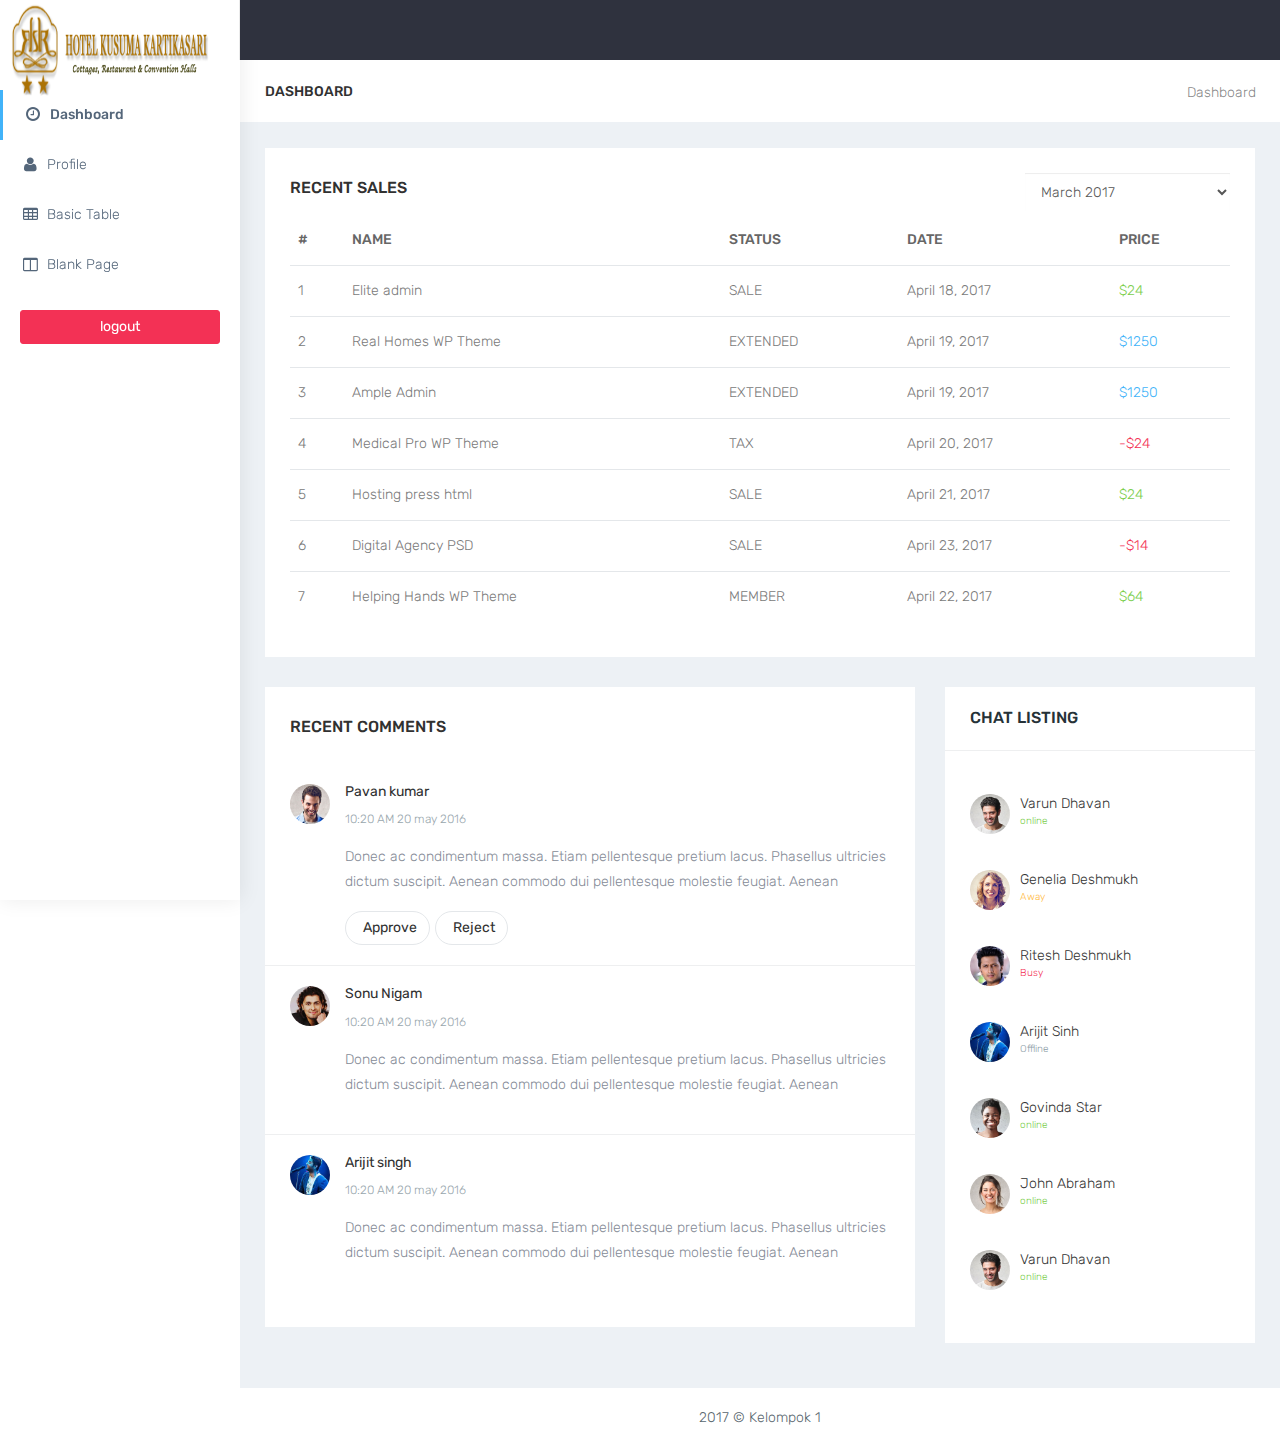
<file: Kelompok 1-Kusuma Kartikasari Hotel/admin/html/index.html>
<!DOCTYPE html>
<html lang="en">

<head>
    <meta charset="utf-8">
    <meta http-equiv="X-UA-Compatible" content="IE=edge">
    <meta name="viewport" content="width=device-width, initial-scale=1">
    <meta name="description" content="">
    <meta name="author" content="">
    <link rel="icon" type="image/png" sizes="16x16" href="../plugins/images/simbol.png">
    <title>Kusuma Kartikasari Hotel | Admin</title>
    <!-- Bootstrap Core CSS -->
    <link href="bootstrap/dist/css/bootstrap.min.css" rel="stylesheet">
    <!-- Menu CSS -->
    <link href="../plugins/bower_components/sidebar-nav/dist/sidebar-nav.min.css" rel="stylesheet">
    <!-- toast CSS -->
    <link href="../plugins/bower_components/toast-master/css/jquery.toast.css" rel="stylesheet">
    <!-- morris CSS -->
    <link href="../plugins/bower_components/morrisjs/morris.css" rel="stylesheet">
    <!-- chartist CSS -->
    <link href="../plugins/bower_components/chartist-js/dist/chartist.min.css" rel="stylesheet">
    <link href="../plugins/bower_components/chartist-plugin-tooltip-master/dist/chartist-plugin-tooltip.css" rel="stylesheet">
    <!-- animation CSS -->
    <link href="css/animate.css" rel="stylesheet">
    <!-- Custom CSS -->
    <link href="css/style.css" rel="stylesheet">
    <!-- color CSS -->
    <link href="css/colors/default.css" id="theme" rel="stylesheet">
    <!-- HTML5 Shim and Respond.js IE8 support of HTML5 elements and media queries -->
    <!-- WARNING: Respond.js doesn't work if you view the page via file:// -->
    <!--[if lt IE 9]>
    <script src="https://oss.maxcdn.com/libs/html5shiv/3.7.0/html5shiv.js"></script>
    <script src="https://oss.maxcdn.com/libs/respond.js/1.4.2/respond.min.js"></script>
<![endif]-->
</head>

<body class="fix-header">
    <!-- ============================================================== -->
    <!-- Preloader -->
    <!-- ============================================================== -->
    <div class="preloader">
        <svg class="circular" viewBox="25 25 50 50">
            <circle class="path" cx="50" cy="50" r="20" fill="none" stroke-width="2" stroke-miterlimit="10" />
        </svg>
    </div>
    <!-- ============================================================== -->
    <!-- Wrapper -->
    <!-- ============================================================== -->
    <div id="wrapper">
        <!-- ============================================================== -->
        <!-- Topbar header - style you can find in pages.scss -->
        <!-- ============================================================== -->
        <nav class="navbar navbar-default navbar-static-top m-b-0">
            <div class="navbar-header">
                <div class="top-left-part">
                    <!-- Logo -->
                    <a class="logo" href="index.html">
                        <!-- Logo icon image, you can use font-icon also --><b>
                        <!--This is dark logo icon--><img src="../plugins/images/logo.png" alt="home" width="200" height="100" /></b>
                    </a>
                </div>

            </div>
            <!-- /.navbar-header -->
            <!-- /.navbar-top-links -->
            <!-- /.navbar-static-side -->
        </nav>
        <!-- End Top Navigation -->
        <!-- ============================================================== -->
        <!-- Left Sidebar - style you can find in sidebar.scss  -->
        <!-- ============================================================== -->
        <div class="navbar-default sidebar" role="navigation">
            <div class="sidebar-nav slimscrollsidebar">
                <div class="sidebar-head">
                    <h3><span class="fa-fw open-close"><i class="ti-close ti-menu"></i></span> <span class="hide-menu">Navigation</span></h3>
                </div>
                <br>
                <ul class="nav" id="side-menu">
                    <li style="padding: 70px 0 0;">
                        <a href="index.html" class="waves-effect"><i class="fa fa-clock-o fa-fw" aria-hidden="true"></i>Dashboard</a>
                    </li>
                    <li>
                        <a href="profile.html" class="waves-effect"><i class="fa fa-user fa-fw" aria-hidden="true"></i>Profile</a>
                    </li>
                    <li>
                        <a href="basic-table.html" class="waves-effect"><i class="fa fa-table fa-fw" aria-hidden="true"></i>Basic Table</a>
                    </li>
                   
                    <li>
                        <a href="blank.html" class="waves-effect"><i class="fa fa-columns fa-fw" aria-hidden="true"></i>Blank Page</a>
                    </li>
                    

                </ul>
                <div class="center p-20">
                     <a href="google.com" target="_blank" class="btn btn-danger btn-block waves-effect waves-light">logout</a>
                 </div>
            </div>
            
        </div>
        <!-- ============================================================== -->
        <!-- End Left Sidebar -->
        <!-- ============================================================== -->
        <!-- ============================================================== -->
        <!-- Page Content -->
        <!-- ============================================================== -->
        <div id="page-wrapper">
            <div class="container-fluid">
                <div class="row bg-title">
                    <div class="col-lg-3 col-md-4 col-sm-4 col-xs-12">
                        <h4 class="page-title">Dashboard</h4> </div>
                    <div class="col-lg-9 col-sm-8 col-md-8 col-xs-12">
                      
                      
                        <ol class="breadcrumb">
                            <li><a href="#">Dashboard</a></li>
                        </ol>
                    </div>
                    <!-- /.col-lg-12 -->
                </div>
                <!-- /.row -->
                <!-- ============================================================== -->
                <!-- Different data widgets -->
                <!-- ============================================================== -->
                <!-- .row -->
<!--
                <div class="row">
                    <div class="col-lg-4 col-sm-6 col-xs-12">
                        <div class="white-box analytics-info">
                            <h3 class="box-title">Total Visit</h3>
                            <ul class="list-inline two-part">
                                <li>
                                    <div id="sparklinedash"></div>
                                </li>
                                <li class="text-right"><i class="ti-arrow-up text-success"></i> <span class="counter text-success">659</span></li>
                            </ul>
                        </div>
                    </div>
                    <div class="col-lg-4 col-sm-6 col-xs-12">
                        <div class="white-box analytics-info">
                            <h3 class="box-title">Total Page Views</h3>
                            <ul class="list-inline two-part">
                                <li>
                                    <div id="sparklinedash2"></div>
                                </li>
                                <li class="text-right"><i class="ti-arrow-up text-purple"></i> <span class="counter text-purple">869</span></li>
                            </ul>
                        </div>
                    </div>
                    <div class="col-lg-4 col-sm-6 col-xs-12">
                        <div class="white-box analytics-info">
                            <h3 class="box-title">Unique Visitor</h3>
                            <ul class="list-inline two-part">
                                <li>
                                    <div id="sparklinedash3"></div>
                                </li>
                                <li class="text-right"><i class="ti-arrow-up text-info"></i> <span class="counter text-info">911</span></li>
                            </ul>
                        </div>
                    </div>
                </div>
-->
                <!--/.row -->
                <!--row -->
                <!-- /.row -->
                <div class="row">
                    <div class="col-md-12 col-lg-12 col-sm-12 col-xs-12">
<!--
                        <div class="white-box">
                            <h3 class="box-title">Products Yearly Sales</h3>
                            <ul class="list-inline text-right">
                                <li>
                                    <h5><i class="fa fa-circle m-r-5 text-info"></i>Mac</h5> </li>
                                <li>
                                    <h5><i class="fa fa-circle m-r-5 text-inverse"></i>Windows</h5> </li>
                            </ul>
                            <div id="ct-visits" style="height: 405px;"></div>
                        </div>
-->
                    </div>
                </div>
                <!-- ============================================================== -->
                <!-- table -->
                <!-- ============================================================== -->
                <div class="row">
                    <div class="col-md-12 col-lg-12 col-sm-12">
                        <div class="white-box">
                            <div class="col-md-3 col-sm-4 col-xs-6 pull-right">
                                <select class="form-control pull-right row b-none">
                                    <option>March 2017</option>
                                    <option>April 2017</option>
                                    <option>May 2017</option>
                                    <option>June 2017</option>
                                    <option>July 2017</option>
                                </select>
                            </div>
                            <h3 class="box-title">Recent sales</h3>
                            <div class="table-responsive">
                                <table class="table">
                                    <thead>
                                        <tr>
                                            <th>#</th>
                                            <th>NAME</th>
                                            <th>STATUS</th>
                                            <th>DATE</th>
                                            <th>PRICE</th>
                                        </tr>
                                    </thead>
                                    <tbody>
                                        <tr>
                                            <td>1</td>
                                            <td class="txt-oflo">Elite admin</td>
                                            <td>SALE</td>
                                            <td class="txt-oflo">April 18, 2017</td>
                                            <td><span class="text-success">$24</span></td>
                                        </tr>
                                        <tr>
                                            <td>2</td>
                                            <td class="txt-oflo">Real Homes WP Theme</td>
                                            <td>EXTENDED</td>
                                            <td class="txt-oflo">April 19, 2017</td>
                                            <td><span class="text-info">$1250</span></td>
                                        </tr>
                                        <tr>
                                            <td>3</td>
                                            <td class="txt-oflo">Ample Admin</td>
                                            <td>EXTENDED</td>
                                            <td class="txt-oflo">April 19, 2017</td>
                                            <td><span class="text-info">$1250</span></td>
                                        </tr>
                                        <tr>
                                            <td>4</td>
                                            <td class="txt-oflo">Medical Pro WP Theme</td>
                                            <td>TAX</td>
                                            <td class="txt-oflo">April 20, 2017</td>
                                            <td><span class="text-danger">-$24</span></td>
                                        </tr>
                                        <tr>
                                            <td>5</td>
                                            <td class="txt-oflo">Hosting press html</td>
                                            <td>SALE</td>
                                            <td class="txt-oflo">April 21, 2017</td>
                                            <td><span class="text-success">$24</span></td>
                                        </tr>
                                        <tr>
                                            <td>6</td>
                                            <td class="txt-oflo">Digital Agency PSD</td>
                                            <td>SALE</td>
                                            <td class="txt-oflo">April 23, 2017</td>
                                            <td><span class="text-danger">-$14</span></td>
                                        </tr>
                                        <tr>
                                            <td>7</td>
                                            <td class="txt-oflo">Helping Hands WP Theme</td>
                                            <td>MEMBER</td>
                                            <td class="txt-oflo">April 22, 2017</td>
                                            <td><span class="text-success">$64</span></td>
                                        </tr>
                                    </tbody>
                                </table>
                            </div>
                        </div>
                    </div>
                </div>
                <!-- ============================================================== -->
                <!-- chat-listing & recent comments -->
                <!-- ============================================================== -->
                <div class="row">
                    <!-- .col -->
                    <div class="col-md-12 col-lg-8 col-sm-12">
                        <div class="white-box">
                            <h3 class="box-title">Recent Comments</h3>
                            <div class="comment-center p-t-10">
                                <div class="comment-body">
                                    <div class="user-img"> <img src="../plugins/images/users/pawandeep.jpg" alt="user" class="img-circle">
                                    </div>
                                    <div class="mail-contnet">
                                        <h5>Pavan kumar</h5><span class="time">10:20 AM   20  may 2016</span>
                                        <br/><span class="mail-desc">Donec ac condimentum massa. Etiam pellentesque pretium lacus. Phasellus ultricies dictum suscipit. Aenean commodo dui pellentesque molestie feugiat. Aenean commodo dui pellentesque molestie feugiat</span> <a href="javacript:void(0)" class="btn btn btn-rounded btn-default btn-outline m-r-5"><i class="ti-check text-success m-r-5"></i>Approve</a><a href="javacript:void(0)" class="btn-rounded btn btn-default btn-outline"><i class="ti-close text-danger m-r-5"></i> Reject</a>
                                    </div>
                                </div>
                                <div class="comment-body">
                                    <div class="user-img"> <img src="../plugins/images/users/sonu.jpg" alt="user" class="img-circle">
                                    </div>
                                    <div class="mail-contnet">
                                        <h5>Sonu Nigam</h5><span class="time">10:20 AM   20  may 2016</span>
                                        <br/><span class="mail-desc">Donec ac condimentum massa. Etiam pellentesque pretium lacus. Phasellus ultricies dictum suscipit. Aenean commodo dui pellentesque molestie feugiat. Aenean commodo dui pellentesque molestie feugiat</span>
                                    </div>
                                </div>
                                <div class="comment-body b-none">
                                    <div class="user-img"> <img src="../plugins/images/users/arijit.jpg" alt="user" class="img-circle">
                                    </div>
                                    <div class="mail-contnet">
                                        <h5>Arijit singh</h5><span class="time">10:20 AM   20  may 2016</span>
                                        <br/><span class="mail-desc">Donec ac condimentum massa. Etiam pellentesque pretium lacus. Phasellus ultricies dictum suscipit. Aenean commodo dui pellentesque molestie feugiat. Aenean commodo dui pellentesque molestie feugiat</span>
                                    </div>
                                </div>
                            </div>
                        </div>
                    </div>
                    <div class="col-lg-4 col-md-6 col-sm-12">
                        <div class="panel">
                            <div class="sk-chat-widgets">
                                <div class="panel panel-default">
                                    <div class="panel-heading">
                                        CHAT LISTING
                                    </div>
                                    <div class="panel-body">
                                        <ul class="chatonline">
                                            <li>
                                                <div class="call-chat">
                                                    <button class="btn btn-success btn-circle btn-lg" type="button"><i class="fa fa-phone"></i></button>
                                                    <button class="btn btn-info btn-circle btn-lg" type="button"><i class="fa fa-comments-o"></i></button>
                                                </div>
                                                <a href="javascript:void(0)"><img src="../plugins/images/users/varun.jpg" alt="user-img" class="img-circle"> <span>Varun Dhavan <small class="text-success">online</small></span></a>
                                            </li>
                                            <li>
                                                <div class="call-chat">
                                                    <button class="btn btn-success btn-circle btn-lg" type="button"><i class="fa fa-phone"></i></button>
                                                    <button class="btn btn-info btn-circle btn-lg" type="button"><i class="fa fa-comments-o"></i></button>
                                                </div>
                                                <a href="javascript:void(0)"><img src="../plugins/images/users/genu.jpg" alt="user-img" class="img-circle"> <span>Genelia Deshmukh <small class="text-warning">Away</small></span></a>
                                            </li>
                                            <li>
                                                <div class="call-chat">
                                                    <button class="btn btn-success btn-circle btn-lg" type="button"><i class="fa fa-phone"></i></button>
                                                    <button class="btn btn-info btn-circle btn-lg" type="button"><i class="fa fa-comments-o"></i></button>
                                                </div>
                                                <a href="javascript:void(0)"><img src="../plugins/images/users/ritesh.jpg" alt="user-img" class="img-circle"> <span>Ritesh Deshmukh <small class="text-danger">Busy</small></span></a>
                                            </li>
                                            <li>
                                                <div class="call-chat">
                                                    <button class="btn btn-success btn-circle btn-lg" type="button"><i class="fa fa-phone"></i></button>
                                                    <button class="btn btn-info btn-circle btn-lg" type="button"><i class="fa fa-comments-o"></i></button>
                                                </div>
                                                <a href="javascript:void(0)"><img src="../plugins/images/users/arijit.jpg" alt="user-img" class="img-circle"> <span>Arijit Sinh <small class="text-muted">Offline</small></span></a>
                                            </li>
                                            <li>
                                                <div class="call-chat">
                                                    <button class="btn btn-success btn-circle btn-lg" type="button"><i class="fa fa-phone"></i></button>
                                                    <button class="btn btn-info btn-circle btn-lg" type="button"><i class="fa fa-comments-o"></i></button>
                                                </div>
                                                <a href="javascript:void(0)"><img src="../plugins/images/users/govinda.jpg" alt="user-img" class="img-circle"> <span>Govinda Star <small class="text-success">online</small></span></a>
                                            </li>
                                            <li>
                                                <div class="call-chat">
                                                    <button class="btn btn-success btn-circle btn-lg" type="button"><i class="fa fa-phone"></i></button>
                                                    <button class="btn btn-info btn-circle btn-lg" type="button"><i class="fa fa-comments-o"></i></button>
                                                </div>
                                                <a href="javascript:void(0)"><img src="../plugins/images/users/hritik.jpg" alt="user-img" class="img-circle"> <span>John Abraham<small class="text-success">online</small></span></a>
                                            </li>
                                            <li>
                                                <div class="call-chat">
                                                    <button class="btn btn-success btn-circle btn-lg" type="button"><i class="fa fa-phone"></i></button>
                                                    <button class="btn btn-info btn-circle btn-lg" type="button"><i class="fa fa-comments-o"></i></button>
                                                </div>
                                                <a href="javascript:void(0)"><img src="../plugins/images/users/varun.jpg" alt="user-img" class="img-circle"> <span>Varun Dhavan <small class="text-success">online</small></span></a>
                                            </li>
                                        </ul>
                                    </div>
                                </div>
                            </div>
                        </div>
                    </div>
                    <!-- /.col -->
                </div>
            </div>
            <!-- /.container-fluid -->
            <footer class="footer text-center"> 2017 &copy; Kelompok 1 </footer>
        </div>
        <!-- ============================================================== -->
        <!-- End Page Content -->
        <!-- ============================================================== -->
    </div>
    <!-- ============================================================== -->
    <!-- End Wrapper -->
    <!-- ============================================================== -->
    <!-- ============================================================== -->
    <!-- All Jquery -->
    <!-- ============================================================== -->
    <script src="../plugins/bower_components/jquery/dist/jquery.min.js"></script>
    <!-- Bootstrap Core JavaScript -->
    <script src="bootstrap/dist/js/bootstrap.min.js"></script>
    <!-- Menu Plugin JavaScript -->
    <script src="../plugins/bower_components/sidebar-nav/dist/sidebar-nav.min.js"></script>
    <!--slimscroll JavaScript -->
    <script src="js/jquery.slimscroll.js"></script>
    <!--Wave Effects -->
    <script src="js/waves.js"></script>
    <!--Counter js -->
    <script src="../plugins/bower_components/waypoints/lib/jquery.waypoints.js"></script>
    <script src="../plugins/bower_components/counterup/jquery.counterup.min.js"></script>
    <!-- chartist chart -->
    <script src="../plugins/bower_components/chartist-js/dist/chartist.min.js"></script>
    <script src="../plugins/bower_components/chartist-plugin-tooltip-master/dist/chartist-plugin-tooltip.min.js"></script>
    <!-- Sparkline chart JavaScript -->
    <script src="../plugins/bower_components/jquery-sparkline/jquery.sparkline.min.js"></script>
    <!-- Custom Theme JavaScript -->
    <script src="js/custom.min.js"></script>
<!--    <script src="js/dashboard1.js"></script>-->
    <script src="../plugins/bower_components/toast-master/js/jquery.toast.js"></script>
</body>

</html>
</file>
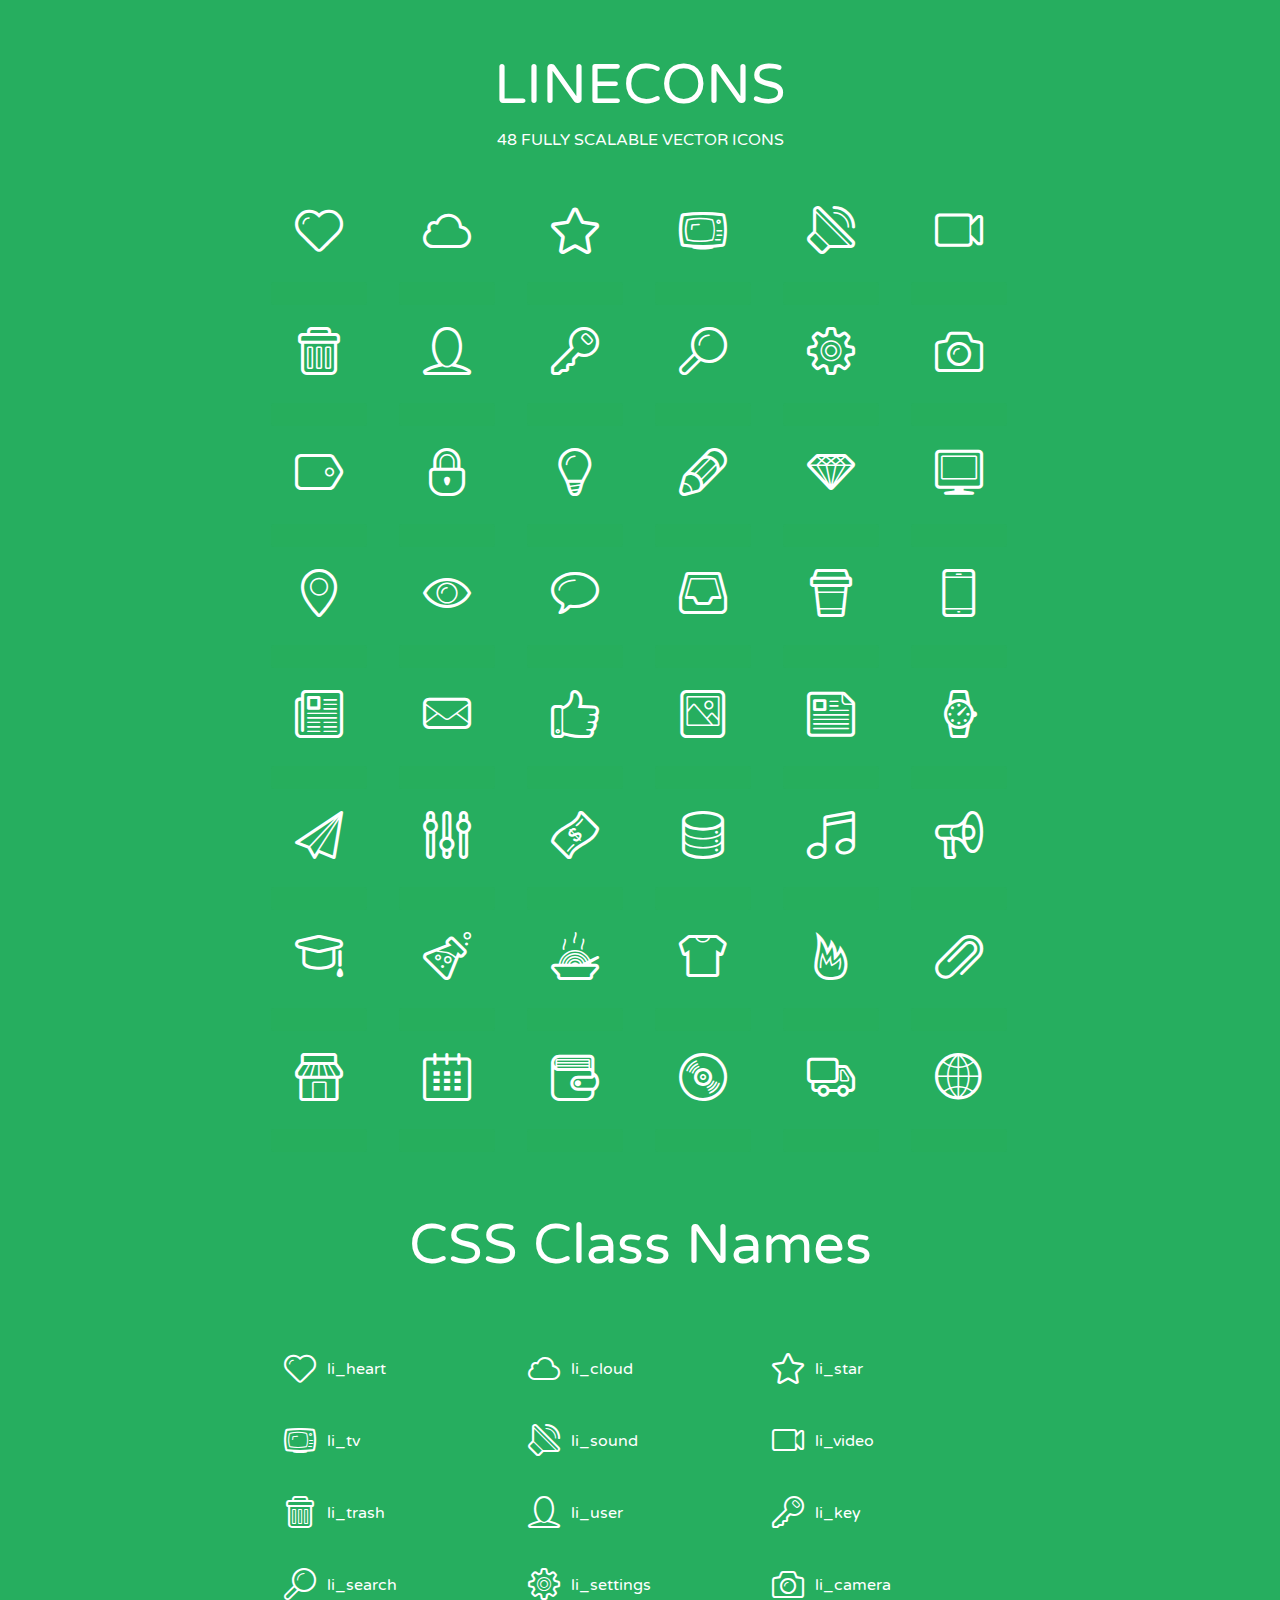
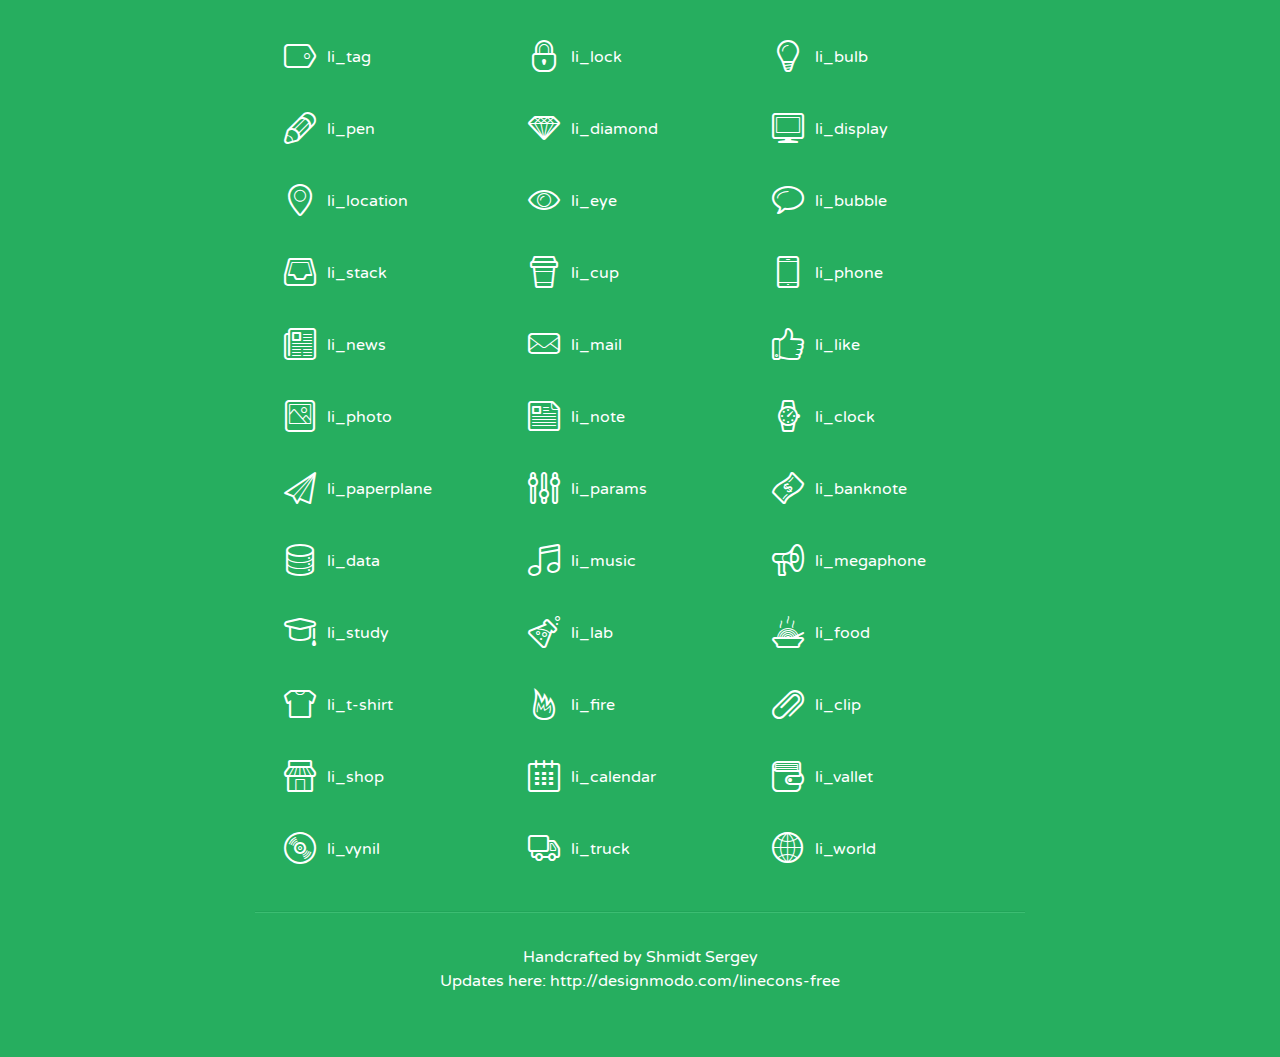
<file: Kelompok 1-Kusuma Kartikasari Hotel/admin/assets/lineicons/index.html>
<!doctype html>
<html>
<head>
<title>LINECONS - 48 Fully Scalable Vector Icons</title>
<link rel="stylesheet" href="style.css" />
<link href='http://fonts.googleapis.com/css?family=Varela+Round' rel='stylesheet' type='text/css'>
<!--[if lte IE 7]><script src="lte-ie7.js"></script><![endif]-->

<!-- 

Thanks http://icomoon.io/app/ for amazing service!

-->


<style>
	section, header, footer {display: block;}
	body {
		font-family: 'Varela Round', sans-serif;
		color: #333333;
		line-height: 1.5;
		font-size: 16px;
		background:#26ae5f;
		color:white;
		-moz-text-shadow: 0 1px 1px rgba(0, 0, 0, 0.21);
		-webkit-text-shadow: 0 1px 1px rgba(0, 0, 0, 0.21);
	}
	* {
		-moz-box-sizing: border-box;
		-webkit-box-sizing: border-box;
		box-sizing: border-box;
		margin: 0;
		padding: 0;
	}
	.glyph {
		float: left;
		text-align: center;
		padding: .5em;
		margin: 0 .5em;
		width: 7em;
		border-radius: .375em;
		top:0;
		position:relative;
		-webkit-transition:0.2s ease-in;
		-o-transition:0.2s ease-in;
		-moz-transition:0.2s ease-in;
		-ie-transition:0.2s ease-in;
		transition:0.2s ease-in;
	}
	.glyph input {
		width: 100%;
		text-align: center;
		font-family: consolas, monospace;
		border-radius:3px;
		border:none;
		padding:4px;
		background:#26AE5C;
		color:#26AE5C;
		-webkit-transition:0.2s ease-in;
		-o-transition:0.2s ease-in;
		-moz-transition:0.2s ease-in;
		-ie-transition:0.2s ease-in;
		transition:0.2s ease-in;
	}
	.glyph:hover input {
		background:#26ae5f;
		padding:4px;
		color:#ffffff;
	}
	.glyph:hover {
		-webkit-transition: all 0.5s ease-out;
		background:#222821;
		color:#fff;
		text-shadow: none;
		-moz-text-shadow: none;
		-webkit-text-shadow: none;
		top:-5px;
		position:relative;
	}
	.glyph input, .mtm {
		margin-top: .75em;
	}
	.w-main {
		width: 770px;
		text-align:center;
	}
	.centered {
		margin-left: auto;
		margin-right: auto;
	}
	.fs1 {
		font-size: 3em;
	}
	header {
		margin: 2em 0;
		padding-bottom: .5em;
	}
	header h1 {
		font-size: 3.5em;
		font-weight: normal;
	}
	.clearfix:before, .clearfix:after { content: ""; display: table; }
	.clearfix:after, .clear { clear: both; }
	footer {
		margin: 2em 0;
		padding: 2em 0;
		border-top: 1px solid rgb(60, 189, 114);
		box-shadow: 0 -1px rgb(33, 165, 89);
	}
	a, a:visited {
		color: #ffffff; text-decoration:none;
	}
	a:hover, a:focus {color: #222821; text-decoration:none;}
	.box1 {
		display: inline-block;
		width: 14em;
		padding: .25em .5em;
		margin: .5em 1em .5em 0;
		text-align:left;
		
	}
	.box1 span { 
		font-size:2em;
		position: relative;
		top: 0.25em;
		margin-right: 0.1em;
	}
</style>
</head>
<body>
	<div class="w-main centered">
	<section class="mtm clearfix" id="glyphs">
	<header>
		<h1>LINECONS</h1>
		<p>48 FULLY SCALABLE VECTOR ICONS</p>
	</header>
	<div class="glyph">
		<div class="fs1" aria-hidden="true" data-icon="&#xe000;"></div>
		<input type="text" readonly="readonly" value="&amp;#xe000;" />
	</div>
	<div class="glyph">
		<div class="fs1" aria-hidden="true" data-icon="&#xe001;"></div>
		<input type="text" readonly="readonly" value="&amp;#xe001;" />
	</div>
	<div class="glyph">
		<div class="fs1" aria-hidden="true" data-icon="&#xe002;"></div>
		<input type="text" readonly="readonly" value="&amp;#xe002;" />
	</div>
	<div class="glyph">
		<div class="fs1" aria-hidden="true" data-icon="&#xe003;"></div>
		<input type="text" readonly="readonly" value="&amp;#xe003;" />
	</div>
	<div class="glyph">
		<div class="fs1" aria-hidden="true" data-icon="&#xe004;"></div>
		<input type="text" readonly="readonly" value="&amp;#xe004;" />
	</div>
	<div class="glyph">
		<div class="fs1" aria-hidden="true" data-icon="&#xe005;"></div>
		<input type="text" readonly="readonly" value="&amp;#xe005;" />
	</div>
	<div class="glyph">
		<div class="fs1" aria-hidden="true" data-icon="&#xe006;"></div>
		<input type="text" readonly="readonly" value="&amp;#xe006;" />
	</div>
	<div class="glyph">
		<div class="fs1" aria-hidden="true" data-icon="&#xe007;"></div>
		<input type="text" readonly="readonly" value="&amp;#xe007;" />
	</div>
	<div class="glyph">
		<div class="fs1" aria-hidden="true" data-icon="&#xe008;"></div>
		<input type="text" readonly="readonly" value="&amp;#xe008;" />
	</div>
	<div class="glyph">
		<div class="fs1" aria-hidden="true" data-icon="&#xe009;"></div>
		<input type="text" readonly="readonly" value="&amp;#xe009;" />
	</div>
	<div class="glyph">
		<div class="fs1" aria-hidden="true" data-icon="&#xe00a;"></div>
		<input type="text" readonly="readonly" value="&amp;#xe00a;" />
	</div>
	<div class="glyph">
		<div class="fs1" aria-hidden="true" data-icon="&#xe00b;"></div>
		<input type="text" readonly="readonly" value="&amp;#xe00b;" />
	</div>
	<div class="glyph">
		<div class="fs1" aria-hidden="true" data-icon="&#xe00c;"></div>
		<input type="text" readonly="readonly" value="&amp;#xe00c;" />
	</div>
	<div class="glyph">
		<div class="fs1" aria-hidden="true" data-icon="&#xe00d;"></div>
		<input type="text" readonly="readonly" value="&amp;#xe00d;" />
	</div>
	<div class="glyph">
		<div class="fs1" aria-hidden="true" data-icon="&#xe00e;"></div>
		<input type="text" readonly="readonly" value="&amp;#xe00e;" />
	</div>
	<div class="glyph">
		<div class="fs1" aria-hidden="true" data-icon="&#xe00f;"></div>
		<input type="text" readonly="readonly" value="&amp;#xe00f;" />
	</div>
	<div class="glyph">
		<div class="fs1" aria-hidden="true" data-icon="&#xe010;"></div>
		<input type="text" readonly="readonly" value="&amp;#xe010;" />
	</div>
	<div class="glyph">
		<div class="fs1" aria-hidden="true" data-icon="&#xe011;"></div>
		<input type="text" readonly="readonly" value="&amp;#xe011;" />
	</div>
	<div class="glyph">
		<div class="fs1" aria-hidden="true" data-icon="&#xe012;"></div>
		<input type="text" readonly="readonly" value="&amp;#xe012;" />
	</div>
	<div class="glyph">
		<div class="fs1" aria-hidden="true" data-icon="&#xe013;"></div>
		<input type="text" readonly="readonly" value="&amp;#xe013;" />
	</div>
	<div class="glyph">
		<div class="fs1" aria-hidden="true" data-icon="&#xe014;"></div>
		<input type="text" readonly="readonly" value="&amp;#xe014;" />
	</div>
	<div class="glyph">
		<div class="fs1" aria-hidden="true" data-icon="&#xe015;"></div>
		<input type="text" readonly="readonly" value="&amp;#xe015;" />
	</div>
	<div class="glyph">
		<div class="fs1" aria-hidden="true" data-icon="&#xe016;"></div>
		<input type="text" readonly="readonly" value="&amp;#xe016;" />
	</div>
	<div class="glyph">
		<div class="fs1" aria-hidden="true" data-icon="&#xe017;"></div>
		<input type="text" readonly="readonly" value="&amp;#xe017;" />
	</div>
	<div class="glyph">
		<div class="fs1" aria-hidden="true" data-icon="&#xe018;"></div>
		<input type="text" readonly="readonly" value="&amp;#xe018;" />
	</div>
	<div class="glyph">
		<div class="fs1" aria-hidden="true" data-icon="&#xe019;"></div>
		<input type="text" readonly="readonly" value="&amp;#xe019;" />
	</div>
	<div class="glyph">
		<div class="fs1" aria-hidden="true" data-icon="&#xe01a;"></div>
		<input type="text" readonly="readonly" value="&amp;#xe01a;" />
	</div>
	<div class="glyph">
		<div class="fs1" aria-hidden="true" data-icon="&#xe01b;"></div>
		<input type="text" readonly="readonly" value="&amp;#xe01b;" />
	</div>
	<div class="glyph">
		<div class="fs1" aria-hidden="true" data-icon="&#xe01c;"></div>
		<input type="text" readonly="readonly" value="&amp;#xe01c;" />
	</div>
	<div class="glyph">
		<div class="fs1" aria-hidden="true" data-icon="&#xe01d;"></div>
		<input type="text" readonly="readonly" value="&amp;#xe01d;" />
	</div>
	<div class="glyph">
		<div class="fs1" aria-hidden="true" data-icon="&#xe01e;"></div>
		<input type="text" readonly="readonly" value="&amp;#xe01e;" />
	</div>
	<div class="glyph">
		<div class="fs1" aria-hidden="true" data-icon="&#xe01f;"></div>
		<input type="text" readonly="readonly" value="&amp;#xe01f;" />
	</div>
	<div class="glyph">
		<div class="fs1" aria-hidden="true" data-icon="&#xe020;"></div>
		<input type="text" readonly="readonly" value="&amp;#xe020;" />
	</div>
	<div class="glyph">
		<div class="fs1" aria-hidden="true" data-icon="&#xe021;"></div>
		<input type="text" readonly="readonly" value="&amp;#xe021;" />
	</div>
	<div class="glyph">
		<div class="fs1" aria-hidden="true" data-icon="&#xe022;"></div>
		<input type="text" readonly="readonly" value="&amp;#xe022;" />
	</div>
	<div class="glyph">
		<div class="fs1" aria-hidden="true" data-icon="&#xe023;"></div>
		<input type="text" readonly="readonly" value="&amp;#xe023;" />
	</div>
	<div class="glyph">
		<div class="fs1" aria-hidden="true" data-icon="&#xe024;"></div>
		<input type="text" readonly="readonly" value="&amp;#xe024;" />
	</div>
	<div class="glyph">
		<div class="fs1" aria-hidden="true" data-icon="&#xe025;"></div>
		<input type="text" readonly="readonly" value="&amp;#xe025;" />
	</div>
	<div class="glyph">
		<div class="fs1" aria-hidden="true" data-icon="&#xe026;"></div>
		<input type="text" readonly="readonly" value="&amp;#xe026;" />
	</div>
	<div class="glyph">
		<div class="fs1" aria-hidden="true" data-icon="&#xe027;"></div>
		<input type="text" readonly="readonly" value="&amp;#xe027;" />
	</div>
	<div class="glyph">
		<div class="fs1" aria-hidden="true" data-icon="&#xe028;"></div>
		<input type="text" readonly="readonly" value="&amp;#xe028;" />
	</div>
	<div class="glyph">
		<div class="fs1" aria-hidden="true" data-icon="&#xe029;"></div>
		<input type="text" readonly="readonly" value="&amp;#xe029;" />
	</div>
	<div class="glyph">
		<div class="fs1" aria-hidden="true" data-icon="&#xe02a;"></div>
		<input type="text" readonly="readonly" value="&amp;#xe02a;" />
	</div>
	<div class="glyph">
		<div class="fs1" aria-hidden="true" data-icon="&#xe02b;"></div>
		<input type="text" readonly="readonly" value="&amp;#xe02b;" />
	</div>
	<div class="glyph">
		<div class="fs1" aria-hidden="true" data-icon="&#xe02c;"></div>
		<input type="text" readonly="readonly" value="&amp;#xe02c;" />
	</div>
	<div class="glyph">
		<div class="fs1" aria-hidden="true" data-icon="&#xe02d;"></div>
		<input type="text" readonly="readonly" value="&amp;#xe02d;" />
	</div>
	<div class="glyph">
		<div class="fs1" aria-hidden="true" data-icon="&#xe02e;"></div>
		<input type="text" readonly="readonly" value="&amp;#xe02e;" />
	</div>
	<div class="glyph">
		<div class="fs1" aria-hidden="true" data-icon="&#xe02f;"></div>
		<input type="text" readonly="readonly" value="&amp;#xe02f;" />
	</div>
	</section>
	<div class="clear"></div>
	<section class="mtm clearfix" id="glyphs">
	<header>
		<h1>CSS Class Names</h1>
	</header>
	<span class="box1">
		<span aria-hidden="true" class="li_heart"></span>
		&nbsp;li_heart
	</span>
	<span class="box1">
		<span aria-hidden="true" class="li_cloud"></span>
		&nbsp;li_cloud
	</span>
	<span class="box1">
		<span aria-hidden="true" class="li_star"></span>
		&nbsp;li_star
	</span>
	<span class="box1">
		<span aria-hidden="true" class="li_tv"></span>
		&nbsp;li_tv
	</span>
	<span class="box1">
		<span aria-hidden="true" class="li_sound"></span>
		&nbsp;li_sound
	</span>
	<span class="box1">
		<span aria-hidden="true" class="li_video"></span>
		&nbsp;li_video
	</span>
	<span class="box1">
		<span aria-hidden="true" class="li_trash"></span>
		&nbsp;li_trash
	</span>
	<span class="box1">
		<span aria-hidden="true" class="li_user"></span>
		&nbsp;li_user
	</span>
	<span class="box1">
		<span aria-hidden="true" class="li_key"></span>
		&nbsp;li_key
	</span>
	<span class="box1">
		<span aria-hidden="true" class="li_search"></span>
		&nbsp;li_search
	</span>
	<span class="box1">
		<span aria-hidden="true" class="li_settings"></span>
		&nbsp;li_settings
	</span>
	<span class="box1">
		<span aria-hidden="true" class="li_camera"></span>
		&nbsp;li_camera
	</span>
	<span class="box1">
		<span aria-hidden="true" class="li_tag"></span>
		&nbsp;li_tag
	</span>
	<span class="box1">
		<span aria-hidden="true" class="li_lock"></span>
		&nbsp;li_lock
	</span>
	<span class="box1">
		<span aria-hidden="true" class="li_bulb"></span>
		&nbsp;li_bulb
	</span>
	<span class="box1">
		<span aria-hidden="true" class="li_pen"></span>
		&nbsp;li_pen
	</span>
	<span class="box1">
		<span aria-hidden="true" class="li_diamond"></span>
		&nbsp;li_diamond
	</span>
	<span class="box1">
		<span aria-hidden="true" class="li_display"></span>
		&nbsp;li_display
	</span>
	<span class="box1">
		<span aria-hidden="true" class="li_location"></span>
		&nbsp;li_location
	</span>
	<span class="box1">
		<span aria-hidden="true" class="li_eye"></span>
		&nbsp;li_eye
	</span>
	<span class="box1">
		<span aria-hidden="true" class="li_bubble"></span>
		&nbsp;li_bubble
	</span>
	<span class="box1">
		<span aria-hidden="true" class="li_stack"></span>
		&nbsp;li_stack
	</span>
	<span class="box1">
		<span aria-hidden="true" class="li_cup"></span>
		&nbsp;li_cup
	</span>
	<span class="box1">
		<span aria-hidden="true" class="li_phone"></span>
		&nbsp;li_phone
	</span>
	<span class="box1">
		<span aria-hidden="true" class="li_news"></span>
		&nbsp;li_news
	</span>
	<span class="box1">
		<span aria-hidden="true" class="li_mail"></span>
		&nbsp;li_mail
	</span>
	<span class="box1">
		<span aria-hidden="true" class="li_like"></span>
		&nbsp;li_like
	</span>
	<span class="box1">
		<span aria-hidden="true" class="li_photo"></span>
		&nbsp;li_photo
	</span>
	<span class="box1">
		<span aria-hidden="true" class="li_note"></span>
		&nbsp;li_note
	</span>
	<span class="box1">
		<span aria-hidden="true" class="li_clock"></span>
		&nbsp;li_clock
	</span>
	<span class="box1">
		<span aria-hidden="true" class="li_paperplane"></span>
		&nbsp;li_paperplane
	</span>
	<span class="box1">
		<span aria-hidden="true" class="li_params"></span>
		&nbsp;li_params
	</span>
	<span class="box1">
		<span aria-hidden="true" class="li_banknote"></span>
		&nbsp;li_banknote
	</span>
	<span class="box1">
		<span aria-hidden="true" class="li_data"></span>
		&nbsp;li_data
	</span>
	<span class="box1">
		<span aria-hidden="true" class="li_music"></span>
		&nbsp;li_music
	</span>
	<span class="box1">
		<span aria-hidden="true" class="li_megaphone"></span>
		&nbsp;li_megaphone
	</span>
	<span class="box1">
		<span aria-hidden="true" class="li_study"></span>
		&nbsp;li_study
	</span>
	<span class="box1">
		<span aria-hidden="true" class="li_lab"></span>
		&nbsp;li_lab
	</span>
	<span class="box1">
		<span aria-hidden="true" class="li_food"></span>
		&nbsp;li_food
	</span>
	<span class="box1">
		<span aria-hidden="true" class="li_t-shirt"></span>
		&nbsp;li_t-shirt
	</span>
	<span class="box1">
		<span aria-hidden="true" class="li_fire"></span>
		&nbsp;li_fire
	</span>
	<span class="box1">
		<span aria-hidden="true" class="li_clip"></span>
		&nbsp;li_clip
	</span>
	<span class="box1">
		<span aria-hidden="true" class="li_shop"></span>
		&nbsp;li_shop
	</span>
	<span class="box1">
		<span aria-hidden="true" class="li_calendar"></span>
		&nbsp;li_calendar
	</span>
	<span class="box1">
		<span aria-hidden="true" class="li_vallet"></span>
		&nbsp;li_vallet
	</span>
	<span class="box1">
		<span aria-hidden="true" class="li_vynil"></span>
		&nbsp;li_vynil
	</span>
	<span class="box1">
		<span aria-hidden="true" class="li_truck"></span>
		&nbsp;li_truck
	</span>
	<span class="box1">
		<span aria-hidden="true" class="li_world"></span>
		&nbsp;li_world
	</span>
	</section>
	<footer>
		<p>Handcrafted by <a href="http://shmidt.in">Shmidt Sergey</a></p>
		<p>Updates here: <a href="http://designmodo.com/linecons-free">http://designmodo.com/linecons-free</a></p>
	</footer>
	</div>
	<script>
	document.getElementById("glyphs").addEventListener("click", function(e) {
		var target = e.target;
		if (target.tagName === "INPUT") {
			target.select();
		}
	});
	</script>
</body>
</html>
</file>
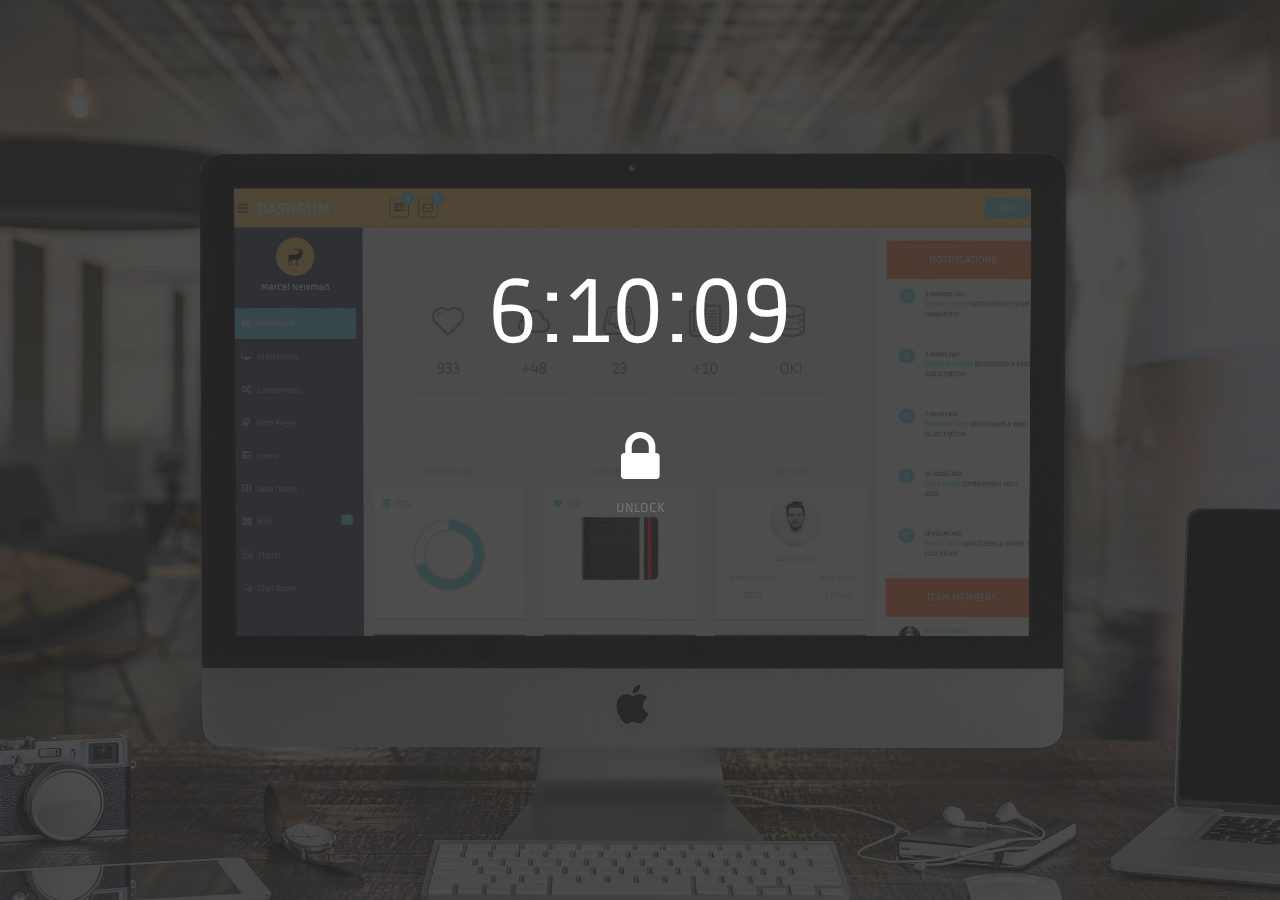
<file: Kelompok 1-Kusuma Kartikasari Hotel/admin/lock_screen.html>
<!DOCTYPE html>
<html lang="en">
  <head>
    <meta charset="utf-8">
    <meta name="viewport" content="width=device-width, initial-scale=1.0">
    <meta name="description" content="">
    <meta name="author" content="Dashboard">
    <meta name="keyword" content="Dashboard, Bootstrap, Admin, Template, Theme, Responsive, Fluid, Retina">

    <title>DASHGUM - Bootstrap Admin Template</title>

    <!-- Bootstrap core CSS -->
    <link href="assets/css/bootstrap.css" rel="stylesheet">
    <!--external css-->
    <link href="assets/font-awesome/css/font-awesome.css" rel="stylesheet" />
        
    <!-- Custom styles for this template -->
    <link href="assets/css/style.css" rel="stylesheet">
    <link href="assets/css/style-responsive.css" rel="stylesheet">

    <!-- HTML5 shim and Respond.js IE8 support of HTML5 elements and media queries -->
    <!--[if lt IE 9]>
      <script src="https://oss.maxcdn.com/libs/html5shiv/3.7.0/html5shiv.js"></script>
      <script src="https://oss.maxcdn.com/libs/respond.js/1.4.2/respond.min.js"></script>
    <![endif]-->
  </head>

  <body onload="getTime()">

      <!-- **********************************************************************************************************************************************************
      MAIN CONTENT
      *********************************************************************************************************************************************************** -->

	  	<div class="container">
	  	
	  		<div id="showtime"></div>
	  			<div class="col-lg-4 col-lg-offset-4">
	  				<div class="lock-screen">
		  				<h2><a data-toggle="modal" href="#myModal"><i class="fa fa-lock"></i></a></h2>
		  				<p>UNLOCK</p>
		  				
				          <!-- Modal -->
				          <div aria-hidden="true" aria-labelledby="myModalLabel" role="dialog" tabindex="-1" id="myModal" class="modal fade">
				              <div class="modal-dialog">
				                  <div class="modal-content">
				                      <div class="modal-header">
				                          <button type="button" class="close" data-dismiss="modal" aria-hidden="true">&times;</button>
				                          <h4 class="modal-title">Welcome Back</h4>
				                      </div>
				                      <div class="modal-body">
				                          <p class="centered"><img class="img-circle" width="80" src="assets/img/ui-sam.jpg"></p>
				                          <input type="password" name="password" placeholder="Password" autocomplete="off" class="form-control placeholder-no-fix">
				
				                      </div>
				                      <div class="modal-footer centered">
				                          <button data-dismiss="modal" class="btn btn-theme04" type="button">Cancel</button>
				                          <button class="btn btn-theme03" type="button">Login</button>
				                      </div>
				                  </div>
				              </div>
				          </div>
				          <!-- modal -->
		  				
		  				
	  				</div><! --/lock-screen -->
	  			</div><!-- /col-lg-4 -->
	  	
	  	</div><!-- /container -->

    <!-- js placed at the end of the document so the pages load faster -->
    <script src="assets/js/jquery.js"></script>
    <script src="assets/js/bootstrap.min.js"></script>

    <!--BACKSTRETCH-->
    <!-- You can use an image of whatever size. This script will stretch to fit in any screen size.-->
    <script type="text/javascript" src="assets/js/jquery.backstretch.min.js"></script>
    <script>
        $.backstretch("assets/img/login-bg.jpg", {speed: 500});
    </script>

    <script>
        function getTime()
        {
            var today=new Date();
            var h=today.getHours();
            var m=today.getMinutes();
            var s=today.getSeconds();
            // add a zero in front of numbers<10
            m=checkTime(m);
            s=checkTime(s);
            document.getElementById('showtime').innerHTML=h+":"+m+":"+s;
            t=setTimeout(function(){getTime()},500);
        }

        function checkTime(i)
        {
            if (i<10)
            {
                i="0" + i;
            }
            return i;
        }
    </script>

  </body>
</html>
</file>
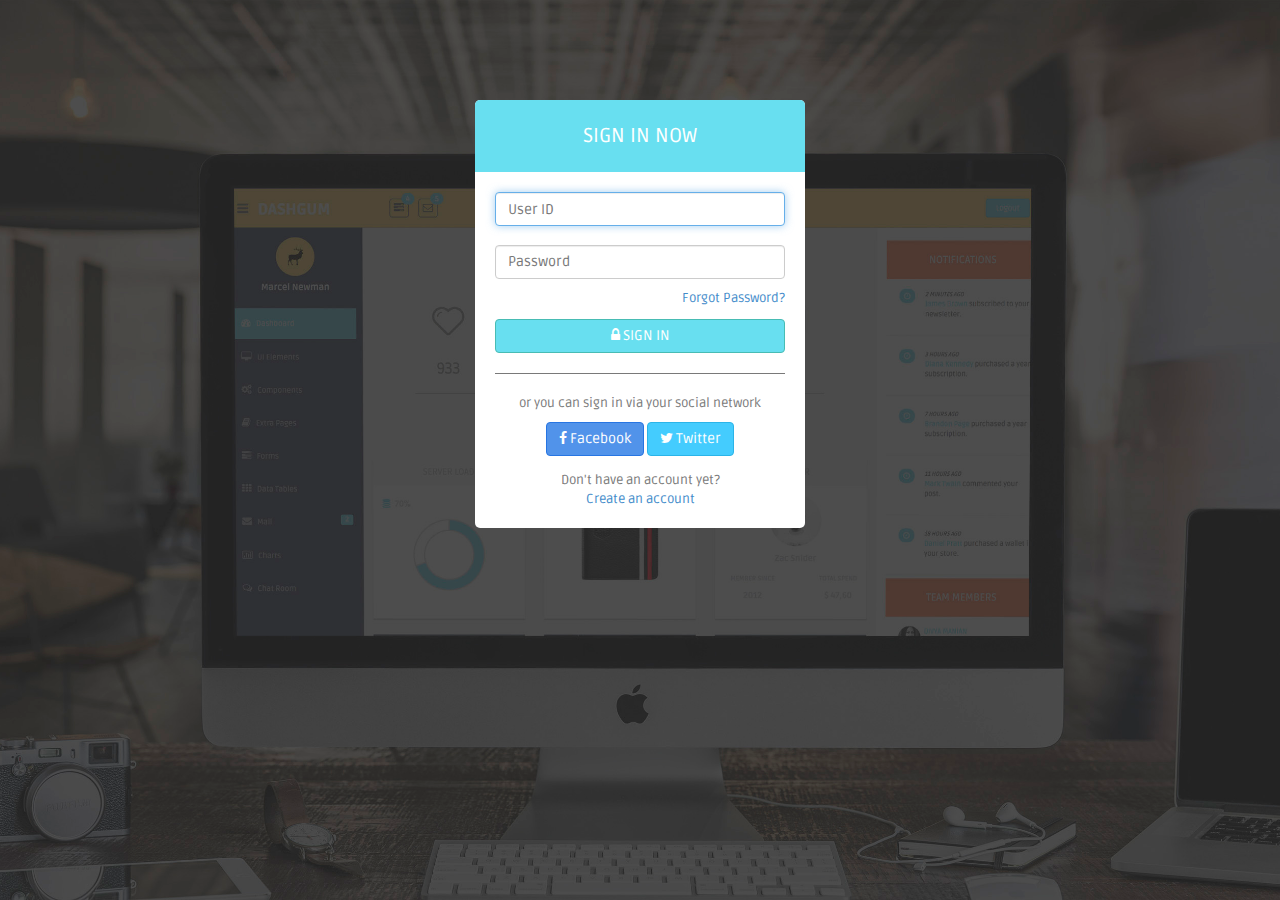
<file: Kelompok 1-Kusuma Kartikasari Hotel/admin/login.html>
<!DOCTYPE html>
<html lang="en">
  <head>
    <meta charset="utf-8">
    <meta name="viewport" content="width=device-width, initial-scale=1.0">
    <meta name="description" content="">
    <meta name="author" content="Dashboard">
    <meta name="keyword" content="Dashboard, Bootstrap, Admin, Template, Theme, Responsive, Fluid, Retina">

    <title>DASHGUM - Bootstrap Admin Template</title>

    <!-- Bootstrap core CSS -->
    <link href="assets/css/bootstrap.css" rel="stylesheet">
    <!--external css-->
    <link href="assets/font-awesome/css/font-awesome.css" rel="stylesheet" />
        
    <!-- Custom styles for this template -->
    <link href="assets/css/style.css" rel="stylesheet">
    <link href="assets/css/style-responsive.css" rel="stylesheet">

    <!-- HTML5 shim and Respond.js IE8 support of HTML5 elements and media queries -->
    <!--[if lt IE 9]>
      <script src="https://oss.maxcdn.com/libs/html5shiv/3.7.0/html5shiv.js"></script>
      <script src="https://oss.maxcdn.com/libs/respond.js/1.4.2/respond.min.js"></script>
    <![endif]-->
  </head>

  <body>

      <!-- **********************************************************************************************************************************************************
      MAIN CONTENT
      *********************************************************************************************************************************************************** -->

	  <div id="login-page">
	  	<div class="container">
	  	
		      <form class="form-login" action="index.html">
		        <h2 class="form-login-heading">sign in now</h2>
		        <div class="login-wrap">
		            <input type="text" class="form-control" placeholder="User ID" autofocus>
		            <br>
		            <input type="password" class="form-control" placeholder="Password">
		            <label class="checkbox">
		                <span class="pull-right">
		                    <a data-toggle="modal" href="login.html#myModal"> Forgot Password?</a>
		
		                </span>
		            </label>
		            <button class="btn btn-theme btn-block" href="index.html" type="submit"><i class="fa fa-lock"></i> SIGN IN</button>
		            <hr>
		            
		            <div class="login-social-link centered">
		            <p>or you can sign in via your social network</p>
		                <button class="btn btn-facebook" type="submit"><i class="fa fa-facebook"></i> Facebook</button>
		                <button class="btn btn-twitter" type="submit"><i class="fa fa-twitter"></i> Twitter</button>
		            </div>
		            <div class="registration">
		                Don't have an account yet?<br/>
		                <a class="" href="#">
		                    Create an account
		                </a>
		            </div>
		
		        </div>
		
		          <!-- Modal -->
		          <div aria-hidden="true" aria-labelledby="myModalLabel" role="dialog" tabindex="-1" id="myModal" class="modal fade">
		              <div class="modal-dialog">
		                  <div class="modal-content">
		                      <div class="modal-header">
		                          <button type="button" class="close" data-dismiss="modal" aria-hidden="true">&times;</button>
		                          <h4 class="modal-title">Forgot Password ?</h4>
		                      </div>
		                      <div class="modal-body">
		                          <p>Enter your e-mail address below to reset your password.</p>
		                          <input type="text" name="email" placeholder="Email" autocomplete="off" class="form-control placeholder-no-fix">
		
		                      </div>
		                      <div class="modal-footer">
		                          <button data-dismiss="modal" class="btn btn-default" type="button">Cancel</button>
		                          <button class="btn btn-theme" type="button">Submit</button>
		                      </div>
		                  </div>
		              </div>
		          </div>
		          <!-- modal -->
		
		      </form>	  	
	  	
	  	</div>
	  </div>

    <!-- js placed at the end of the document so the pages load faster -->
    <script src="assets/js/jquery.js"></script>
    <script src="assets/js/bootstrap.min.js"></script>

    <!--BACKSTRETCH-->
    <!-- You can use an image of whatever size. This script will stretch to fit in any screen size.-->
    <script type="text/javascript" src="assets/js/jquery.backstretch.min.js"></script>
    <script>
        $.backstretch("assets/img/login-bg.jpg", {speed: 500});
    </script>


  </body>
</html>
</file>
<file: Kelompok 1-Kusuma Kartikasari Hotel/admin/plugins/bower_components/morrisjs/morris.css>
.morris-hover {
	position:absolute;
	z-index:1;
}

.morris-hover.morris-default-style .morris-hover-row-label {
	font-weight:bold;
	margin:0.25em 0
}
.morris-hover.morris-default-style .morris-hover-point {
	white-space:nowrap;
	margin:0.1em 0
}
.morris-hover.morris-default-style {
    border-radius: 2px;
    padding: 10px 12px;
    color: #666;
    background:rgba(0, 0, 0, 0.7);
    border: none;
    color: #fff!important ;
}
 .morris-hover-point {
      color: rgba(257, 257, 257, 0.8)!important ;
   }
</file>
<file: Kelompok 1-Kusuma Kartikasari Hotel/admin/plugins/bower_components/chartist-plugin-tooltip-master/dist/chartist-plugin-tooltip.css>
.chartist-tooltip {
  position: absolute;
  display: inline-block;
  opacity: 0;
  min-width: 50px;
  padding: 5px 10px;
  border-radius: 5px;
  background: #313131;
  color: #fff;
  font-weight: 500;
  text-align: center;
  pointer-events: none;
  z-index: 1;
  -webkit-transition: opacity .2s linear;
  -moz-transition: opacity .2s linear;
  -o-transition: opacity .2s linear;
  transition: opacity .2s linear; }

/*.chartist-tooltip:before {
    content: "";
    position: absolute;
    top: 100%;
    left: 50%;
    width: 0;
    height: 0;
    margin-left: -5px;
    border: 5px solid transparent;
    border-top-color: #313131; }
*/
.chartist-tooltip.tooltip-show {
    opacity: 1; }

.ct-area, .ct-line {
  pointer-events: none; }

/*# sourceMappingURL=chartist-plugin-tooltip.css.map */
</file>
<file: Kelompok 1-Kusuma Kartikasari Hotel/admin/html/css/style.css>
@import url(https://fonts.googleapis.com/css?family=Rubik:300,400,500,700,900);
@import "spinners.css";
.preloader {
    width: 100%;
    height: 100%;
    top: 0;
    position: fixed;
    z-index: 99999;
    background: #fff
}

.preloader .cssload-speeding-wheel {
    position: absolute;
    top: calc(50% - 3.5px);
    left: calc(50% - 3.5px)
}

* {
    outline: 0!important
}

body {
    background: #2f323e;
    font-family: Rubik, sans-serif;
    margin: 0;
    overflow-x: hidden;
    color: #313131;
    font-weight: 300
}

html {
    position: relative;
    min-height: 100%;
    background: #fff
}

h1,
h2,
h3,
h4,
h5,
h6 {
    color: #313131;
    font-family: Rubik, sans-serif;
    margin: 10px 0;
    font-weight: 300
}

h1 {
    line-height: 48px;
    font-size: 36px
}

h2 {
    line-height: 36px;
    font-size: 24px
}

h3 {
    line-height: 30px;
    font-size: 21px
}

h4 {
    line-height: 22px;
    font-size: 18px
}

h5 {
    font-size: 16px;
    font-size: 14px
}

.dn {
    display: none
}

.db {
    display: block
}

.light_op_text {
    color: rgba(255, 255, 255, .5)
}

blockquote {
    border-left: 5px solid #2cabe3!important;
    border: 1px solid rgba(120, 130, 140, .13)
}

p {
    line-height: 1.6
}

b {
    font-weight: 500
}

a:active,
a:focus,
a:hover {
    outline: 0;
    text-decoration: none
}

.clear {
    clear: both
}

.font-12 {
    font-size: 12px
}

hr {
    border-color: rgba(120, 130, 140, .13)
}

.b-t {
    border-top: 1px solid rgba(120, 130, 140, .13)
}

.b-b {
    border-bottom: 1px solid rgba(120, 130, 140, .13)
}

.b-l {
    border-left: 1px solid rgba(120, 130, 140, .13)
}

.b-r {
    border-right: 1px solid rgba(120, 130, 140, .13)
}

.b-all {
    border: 1px solid rgba(120, 130, 140, .13)
}

.b-none {
    border: 0!important
}

.max-height {
    height: 310px;
    overflow: auto
}

.p-0 {
    padding: 0!important
}

.p-10 {
    padding: 10px!important
}

.p-20 {
    padding: 20px!important
}

.p-30 {
    padding: 30px!important
}

.p-l-0 {
    padding-left: 0!important
}

.p-l-10 {
    padding-left: 10px!important
}

.p-l-20 {
    padding-left: 20px!important
}

.p-l-30 {
    padding-left: 30px!important
}

.p-r-0 {
    padding-right: 0!important
}

.p-r-10 {
    padding-right: 10px!important
}

.p-r-20 {
    padding-right: 20px!important
}

.p-r-30 {
    padding-right: 30px!important
}

.p-r-40 {
    padding-right: 40px!important
}

.p-t-0 {
    padding-top: 0!important
}

.p-t-10 {
    padding-top: 10px!important
}

.p-t-20 {
    padding-top: 20px!important
}

.p-t-30 {
    padding-top: 30px!important
}

.p-b-0 {
    padding-bottom: 0!important
}

.p-b-10 {
    padding-bottom: 10px!important
}

.p-b-20 {
    padding-bottom: 20px!important
}

.p-b-30 {
    padding-bottom: 30px!important
}

.p-b-40 {
    padding-bottom: 40px!important
}

.m-0 {
    margin: 0!important
}

.m-l-5 {
    margin-left: 5px!important
}

.m-l-10 {
    margin-left: 10px!important
}

.m-l-15 {
    margin-left: 15px!important
}

.m-l-20 {
    margin-left: 20px!important
}

.m-l-30 {
    margin-left: 30px!important
}

.m-l-40 {
    margin-left: 40px!important
}

.m-r-5 {
    margin-right: 5px!important
}

.m-r-10 {
    margin-right: 10px!important
}

.m-r-15 {
    margin-right: 15px!important
}

.m-r-20 {
    margin-right: 20px!important
}

.m-r-30 {
    margin-right: 30px!important
}

.m-r-40 {
    margin-right: 40px!important
}

.m-t-5 {
    margin-top: 5px!important
}

.m-t-0 {
    margin-top: 0!important
}

.m-t-10 {
    margin-top: 10px!important
}

.m-t-15 {
    margin-top: 15px!important
}

.m-t-20 {
    margin-top: 20px!important
}

.m-t-30 {
    margin-top: 30px!important
}

.m-t-40 {
    margin-top: 40px!important
}

.m-b-0 {
    margin-bottom: 0!important
}

.m-b-5 {
    margin-bottom: 5px!important
}

.m-b-10 {
    margin-bottom: 10px!important
}

.m-b-15 {
    margin-bottom: 15px!important
}

.m-b-20 {
    margin-bottom: 20px!important
}

.m-b-30 {
    margin-bottom: 30px!important
}

.m-b-40 {
    margin-bottom: 40px!important
}

.vt {
    vertical-align: top
}

.vb {
    vertical-align: bottom
}

.font-bold {
    font-weight: 700
}

.font-medium {
    font-weight: 500
}

.font-normal {
    font-weight: 400
}

.font-light {
    font-weight: 300
}

.pull-in {
    margin-left: -15px;
    margin-right: -15px
}

.b-0 {
    border: none!important
}

.vertical-middle,
.vm {
    vertical-align: middle
}

.mdi {
    font-size: 17px
}

.bx-shadow {
    -moz-box-shadow: 0 1px 2px 0 rgba(0, 0, 0, .1);
    -webkit-box-shadow: 0 1px 2px 0 rgba(0, 0, 0, .1);
    box-shadow: 0 1px 2px 0 rgba(0, 0, 0, .1)
}

.mx-box {
    max-height: 380px;
    min-height: 380px
}

.thumb-sm {
    height: 32px;
    width: 32px
}

.thumb-md {
    height: 48px;
    width: 48px
}

.thumb-lg {
    height: 88px;
    width: 88px
}

.txt-oflo {
    text-overflow: ellipsis;
    overflow: hidden;
    white-space: nowrap
}

.di {
    display: inline-block
}

.get-code {
    color: #263238;
    cursor: pointer;
    border-radius: 100%;
    background: #fff;
    padding: 4px 5px;
    font-size: 10px;
    margin: 0 5px;
    vertical-align: middle
}

.badge {
    text-transform: uppercase;
    font-weight: 600;
    padding: 3px 5px;
    font-size: 12px;
    margin-top: 1px;
    background-color: #fb4
}

.badge-xs {
    font-size: 9px
}

.badge-sm,
.badge-xs {
    -webkit-transform: translate(0, -2px);
    -ms-transform: translate(0, -2px);
    -o-transform: translate(0, -2px);
    transform: translate(0, -2px)
}

.badge-success {
    background-color: #7ace4c
}

.badge-info {
    background-color: #41b3f9
}

.badge-warning {
    background-color: #fb4
}

.badge-danger {
    background-color: #f33155
}

.badge-purple {
    background-color: #707cd2
}

.badge-red {
    background-color: #f33155
}

.badge-inverse {
    background-color: #4c5667
}

.notify {
    position: relative;
    margin-top: -30px
}

.notify .heartbit {
    position: absolute;
    top: -20px;
    right: -16px;
    height: 25px;
    width: 25px;
    z-index: 10;
    border: 5px solid #f33155;
    border-radius: 70px;
    -moz-animation: heartbit 1s ease-out;
    -moz-animation-iteration-count: infinite;
    -o-animation: heartbit 1s ease-out;
    -o-animation-iteration-count: infinite;
    -webkit-animation: heartbit 1s ease-out;
    -webkit-animation-iteration-count: infinite;
    animation-iteration-count: infinite
}

.notify .point {
    width: 6px;
    height: 6px;
    -webkit-border-radius: 30px;
    -moz-border-radius: 30px;
    border-radius: 30px;
    background-color: #f33155;
    position: absolute;
    right: -6px;
    top: -10px
}

@-moz-keyframes heartbit {
    0% {
        -moz-transform: scale(0);
        opacity: 0
    }
    25% {
        -moz-transform: scale(.1);
        opacity: .1
    }
    50% {
        -moz-transform: scale(.5);
        opacity: .3
    }
    75% {
        -moz-transform: scale(.8);
        opacity: .5
    }
    100% {
        -moz-transform: scale(1);
        opacity: 0
    }
}

@-webkit-keyframes heartbit {
    0% {
        -webkit-transform: scale(0);
        opacity: 0
    }
    25% {
        -webkit-transform: scale(.1);
        opacity: .1
    }
    50% {
        -webkit-transform: scale(.5);
        opacity: .3
    }
    75% {
        -webkit-transform: scale(.8);
        opacity: .5
    }
    100% {
        -webkit-transform: scale(1);
        opacity: 0
    }
}

.text-white {
    color: #fff
}

.text-danger {
    color: #f33155
}

.text-muted {
    color: #8d9ea7
}

.text-warning {
    color: #fb4
}

.text-success {
    color: #7ace4c
}

.text-info {
    color: #41b3f9
}

.text-inverse {
    color: #4c5667
}

.text-blue {
    color: #02bec9
}

.text-purple {
    color: #707cd2
}

.text-primary {
    color: #7460ee
}

.text-megna {
    color: #01c0c8
}

.text-dark {
    color: #313131!important
}

.fw-500 {
    font-weight: 500
}

.bg-primary {
    background-color: #7460ee!important
}

.bg-success {
    background-color: #7ace4c!important
}

.bg-info {
    background-color: #41b3f9!important
}

.bg-warning {
    background-color: #fb4!important
}

.bg-danger,
.bg-theme-alt {
    background-color: #f33155!important
}

.bg-theme {
    background-color: #2cabe3!important
}

.bg-theme-dark {
    background-color: #4f5467!important
}

.bg-inverse {
    background-color: #4c5667!important
}

.bg-purple {
    background-color: #707cd2!important
}

.bg-white {
    background-color: #fff!important
}

.bg-light {
    background-color: #e4e7ea!important
}

.bg-extralight {
    background-color: #f7fafc!important
}

.label {
    letter-spacing: .05em;
    border-radius: 60px;
    padding: 4px 12px 3px;
    font-weight: 500
}

.label-rouded,
.label-rounded {
    border-radius: 60px;
    padding: 4px 12px 3px;
    font-weight: 500
}

.label-custom {
    background-color: #01c0c8
}

.label-success {
    background-color: #7ace4c
}

.label-info {
    background-color: #41b3f9
}

.label-warning {
    background-color: #fb4
}

.label-danger {
    background-color: #f33155
}

.label-megna {
    background-color: #01c0c8
}

.label-primary {
    background-color: #7460ee
}

.label-purple {
    background-color: #707cd2
}

.label-red {
    background-color: #f33155
}

.label-inverse {
    background-color: #4c5667
}

.label-white {
    background-color: #fff
}

.label-default {
    background-color: #e4e7ea
}

.dropdown-menu {
    border: 1px solid rgba(120, 130, 140, .13);
    border-radius: 0;
    box-shadow: 0 3px 12px rgba(0, 0, 0, .05)!important;
    -webkit-box-shadow: 0!important;
    -moz-box-shadow: 0!important;
    padding-bottom: 8px;
    margin-top: 0
}

.dropdown-menu>li>a {
    padding: 9px 20px
}

.dropdown-menu>li>a:focus,
.dropdown-menu>li>a:hover {
    background: #f7fafc
}

.navbar-top-links .progress {
    margin-bottom: 6px
}

label {
    font-weight: 500
}

.btn {
    border-radius: 3px
}

.form-control {
    background-color: #fff;
    border: 1px solid #e4e7ea;
    border-radius: 0;
    box-shadow: 4px;
    color: #565656;
    height: 38px;
    max-width: 100%;
    padding: 7px 12px;
    transition: all 300ms linear 0s
}

.form-control:focus {
    box-shadow: none;
    border-color: #263238
}

.input-sm {
    height: 30px;
    padding: 5px 10px;
    font-size: 12px;
    line-height: 1.5
}

.input-lg {
    height: 44px;
    padding: 5px 10px;
    font-size: 18px
}

.bootstrap-tagsinput {
    border: 1px solid #e4e7ea;
    border-radius: 0;
    box-shadow: none;
    display: block;
    padding: 7px 12px
}

.bootstrap-touchspin .input-group-btn-vertical>.btn {
    padding: 9px 10px
}

.bootstrap-touchspin .input-group-btn-vertical .bootstrap-touchspin-down,
.bootstrap-touchspin .input-group-btn-vertical .bootstrap-touchspin-up {
    border-radius: 0
}

.input-group-btn .btn {
    padding: 8px 12px
}

.form-group,
.form-horizontal .form-group {
    margin-bottom: 25px
}

.list-group-item,
.list-group-item:first-child,
.list-group-item:last-child {
    border-radius: 0;
    border-color: rgba(120, 130, 140, .13)
}

.list-group-item.active,
.list-group-item.active:focus,
.list-group-item.active:hover {
    background: #41b3f9;
    border-color: #41b3f9
}

.list-task .list-group-item,
.list-task .list-group-item:first-child {
    border-radius: 0;
    border: 0
}

.list-task .list-group-item:last-child {
    border-radius: 0;
    border: 0
}

.media {
    border: 1px solid rgba(120, 130, 140, .13);
    margin-bottom: 10px;
    padding: 15px
}

.media .media-heading {
    font-weight: 500
}

.well,
pre {
    background: #fff;
    border-radius: 0
}

.nav-tabs>li>a {
    border-radius: 0;
    color: #263238
}

.nav-tabs>li>a:focus,
.nav-tabs>li>a:hover {
    background: #fff
}

.modal-content {
    border-radius: 0;
    box-shadow: 0 5px 15px rgba(0, 0, 0, .1)
}

.alert {
    border-radius: 0
}

.carousel-control {
    width: 8%
}

.carousel-control span {
    position: absolute;
    top: 50%;
    z-index: 5;
    display: inline-block;
    font-size: 30px
}

.popover {
    border-radius: 0;
    z-index: 100
}

.popover-title {
    padding: 5px 14px
}

.container-fluid {
    padding-left: 25px;
    padding-right: 25px;
    padding-bottom: 15px
}

.btn-group-vertical>.btn:first-child:not(:last-child),
.btn-group-vertical>.btn:last-child:not(:first-child) {
    border-radius: 0
}

.table-responsive {
    overflow-y: hidden
}

.pagination>li:first-child>a,
.pagination>li:first-child>span {
    border-bottom-left-radius: 0;
    border-top-left-radius: 0
}

.pagination>li:last-child>a,
.pagination>li:last-child>span {
    border-bottom-right-radius: 0;
    border-top-right-radius: 0
}

.pagination>li>a,
.pagination>li>span {
    color: #263238
}

.pagination>li>a:focus,
.pagination>li>a:hover,
.pagination>li>span:focus,
.pagination>li>span:hover {
    background-color: #e4e7ea
}

.pagination-split li {
    margin-left: 5px;
    display: inline-block;
    float: left
}

.pagination-split li:first-child {
    margin-left: 0
}

.pagination-split li a {
    -moz-border-radius: 0;
    -webkit-border-radius: 0;
    border-radius: 0
}

.pagination>.active>a,
.pagination>.active>a:focus,
.pagination>.active>a:hover,
.pagination>.active>span,
.pagination>.active>span:focus,
.pagination>.active>span:hover {
    background-color: #2cabe3;
    border-color: #2cabe3
}

.pager li>a,
.pager li>span {
    -moz-border-radius: 0;
    -webkit-border-radius: 0;
    border-radius: 0;
    color: #263238
}

.table-box {
    display: table;
    width: 100%
}

.cell {
    display: table-cell;
    vertical-align: middle
}

.jqstooltip {
    width: auto!important;
    height: auto!important
}

#wrapper {
    width: 100%
}

#page-wrapper {
    padding: 0 0 60px;
    min-height: 568px;
    background: #edf1f5
}

.footer {
    bottom: 0;
    color: #58666e;
    left: 240px;
    padding: 20px 30px;
    position: absolute;
    right: 0;
    background: #fff
}

.bg-title {
    background: #fff;
    overflow: hidden;
    padding: 15px 10px 9px;
    margin-bottom: 25px;
    margin-left: -25.5px;
    margin-right: -25.5px
}

.bg-title h4 {
    text-transform: uppercase;
    font-size: 14px;
    font-weight: 500;
    margin-top: 6px
}

.bg-title .breadcrumb {
    background: 0 0;
    margin-bottom: 0;
    float: right;
    padding: 0;
    margin-top: 8px
}

.bg-title .breadcrumb a {
    color: rgba(0, 0, 0, .5)
}

.bg-title .breadcrumb a:hover {
    color: #000
}

.bg-title .breadcrumb .active {
    color: #2cabe3
}

.logo b {
    height: 60px;
    float: left;
    padding-left: 10px;
    width: auto;
    line-height: 59px;
    text-align: center
}

.logo i {
    color: #fff
}

.top-left-part {
    width: 240px;
    float: left;
    border-right: 1px solid rgba(0, 0, 0, .08)
}

.top-left-part a {
    color: #fff;
    line-height: 59px;
    font-size: 18px;
    padding-left: 10px;
    text-transform: uppercase
}

.top-left-part .light-logo {
    display: none
}

.navbar-header {
    width: 100%;
    background: #3c4451;
    border: 0
}

.navbar-default {
    border: 0
}

.navbar-top-links {
    margin-right: 0
}

.navbar-top-links .badge {
    position: absolute;
    right: 6px;
    top: 15px
}

.navbar-top-links>li {
    float: left
}

.navbar-top-links>li>a {
    color: #fff;
    padding: 0 14px;
    line-height: 60px;
    min-height: 60px
}

.navbar-top-links>li>a:hover {
    background: rgba(0, 0, 0, .1)
}

.navbar-top-links>li>a:focus {
    background: rgba(0, 0, 0, 0)
}

.nav .open>a,
.nav .open>a:focus,
.nav .open>a:hover {
    background: rgba(255, 255, 255, .2)
}

.navbar-top-links .dropdown-menu li {
    display: block
}

.navbar-top-links .dropdown-menu li:last-child {
    margin-right: 0
}

.navbar-top-links .dropdown-menu li a div {
    white-space: normal
}

.navbar-top-links .dropdown-alerts,
.navbar-top-links .dropdown-messages,
.navbar-top-links .dropdown-tasks {
    width: 310px;
    min-width: 0
}

.navbar-top-links .dropdown-user {
    right: 0;
    left: auto;
    width: 280px
}

.navbar-top-links .dropdown-user .dw-user-box {
    padding: 15px
}

.navbar-top-links .dropdown-user .dw-user-box .u-img {
    width: 80px;
    display: inline-block;
    vertical-align: top
}

.navbar-top-links .dropdown-user .dw-user-box .u-img img {
    width: 100%;
    border-radius: 5px
}

.navbar-top-links .dropdown-user .dw-user-box .u-text {
    display: inline-block;
    padding-left: 10px
}

.navbar-top-links .dropdown-user .dw-user-box .u-text h4 {
    margin: 0
}

.navbar-top-links .dropdown-user .dw-user-box .u-text p {
    margin-bottom: 3px
}

.navbar-header .navbar-toggle {
    float: none;
    padding: 0 15px;
    line-height: 60px;
    border: 0;
    color: rgba(255, 255, 255, .5);
    margin: 0;
    display: inline-block;
    border-radius: 0
}

.navbar-header .navbar-toggle:focus,
.navbar-header .navbar-toggle:hover {
    background: rgba(0, 0, 0, .3);
    color: #fff
}

.app-search {
    position: relative;
    margin: 0
}

.app-search a {
    position: absolute;
    top: 20px;
    right: 10px;
    color: #4c5667
}

.app-search .form-control,
.app-search .form-control:focus {
    border: none;
    font-size: 13px;
    color: #4c5667;
    padding-left: 20px;
    padding-right: 40px;
    background: rgba(255, 255, 255, .9);
    box-shadow: none;
    height: 30px;
    font-weight: 600;
    width: 180px;
    display: inline-block;
    line-height: 30px;
    margin-top: 15px;
    border-radius: 40px;
    transition: .5s ease-out
}

.app-search .form-control::-moz-placeholder {
    color: #4c5667;
    opacity: .5
}

.app-search .form-control::-webkit-input-placeholder {
    color: #4c5667;
    opacity: .5
}

.app-search .form-control::-ms-placeholder {
    color: #4c5667;
    opacity: .5
}

.nav-small-cap {
    color: #a6afbb;
    cursor: default;
    font-weight: 500;
    text-transform: uppercase;
    font-size: 13px;
    letter-spacing: .035em;
    padding: 12px 15px!important;
    pointer-events: none;
    margin: 20px 0 0 -15px
}

.profile-pic {
    padding: 0 20px;
    line-height: 50px
}

.profile-pic img {
    margin-right: 10px
}

.drop-title {
    border-bottom: 1px solid rgba(0, 0, 0, .1);
    color: #263238;
    font-size: 15px;
    font-weight: 600;
    padding: 11px 20px 15px
}

.btn-outline {
    color: inherit;
    background-color: transparent;
    transition: all .5s
}

.btn-rounded {
    border-radius: 60px
}

.btn-custom,
.btn-custom.disabled {
    background: #2cabe3;
    border: 1px solid #2cabe3;
    color: #fff
}

.btn-custom.disabled.focus,
.btn-custom.disabled:focus,
.btn-custom.disabled:hover,
.btn-custom.focus,
.btn-custom:focus,
.btn-custom:hover {
    background: #2cabe3;
    opacity: .8;
    color: #fff;
    border: 1px solid #2cabe3
}

.btn-primary,
.btn-primary.disabled {
    background: #7460ee;
    border: 1px solid #7460ee
}

.btn-primary.disabled.focus,
.btn-primary.disabled:focus,
.btn-primary.disabled:hover,
.btn-primary.focus,
.btn-primary:focus,
.btn-primary:hover {
    background: #7460ee;
    opacity: .8;
    border: 1px solid #7460ee
}

.btn-success,
.btn-success.disabled {
    background: #7ace4c;
    border: 1px solid #7ace4c
}

.btn-success.disabled.focus,
.btn-success.disabled:focus,
.btn-success.disabled:hover,
.btn-success.focus,
.btn-success:focus,
.btn-success:hover {
    background: #7ace4c;
    opacity: .8;
    border: 1px solid #7ace4c
}

.btn-info,
.btn-info.disabled {
    background: #41b3f9;
    border: 1px solid #41b3f9
}

.btn-info.disabled.focus,
.btn-info.disabled:focus,
.btn-info.disabled:hover,
.btn-info.focus,
.btn-info:focus,
.btn-info:hover {
    background: #41b3f9;
    opacity: .8;
    border: 1px solid #41b3f9
}

.btn-warning,
.btn-warning.disabled {
    background: #fb4;
    border: 1px solid #fb4
}

.btn-warning.disabled.focus,
.btn-warning.disabled:focus,
.btn-warning.disabled:hover,
.btn-warning.focus,
.btn-warning:focus,
.btn-warning:hover {
    background: #fb4;
    opacity: .8;
    border: 1px solid #fb4
}

.btn-danger,
.btn-danger.disabled {
    background: #f33155;
    border: 1px solid #f33155
}

.btn-danger.disabled.focus,
.btn-danger.disabled:focus,
.btn-danger.disabled:hover,
.btn-danger.focus,
.btn-danger:focus,
.btn-danger:hover {
    background: #f33155;
    opacity: .8;
    border: 1px solid #f33155
}

.btn-default,
.btn-default.disabled {
    background: #e4e7ea;
    border: 1px solid #e4e7ea
}

.btn-default.disabled.focus,
.btn-default.disabled:focus,
.btn-default.disabled:hover,
.btn-default.focus,
.btn-default:focus,
.btn-default:hover {
    opacity: .8;
    border: 1px solid #e4e7ea;
    background: #e4e7ea
}

.btn-default.btn-outline {
    background-color: #fff
}

.btn-default.btn-outline.focus,
.btn-default.btn-outline:focus,
.btn-default.btn-outline:hover {
    background: #e4e7ea
}

.btn-primary.btn-outline {
    color: #7460ee;
    background-color: #fff
}

.btn-primary.btn-outline.focus,
.btn-primary.btn-outline:focus,
.btn-primary.btn-outline:hover {
    background: #7460ee;
    color: #fff
}

.btn-success.btn-outline {
    color: #7ace4c;
    background-color: transparent
}

.btn-success.btn-outline.focus,
.btn-success.btn-outline:focus,
.btn-success.btn-outline:hover {
    background: #7ace4c;
    color: #fff
}

.btn-info.btn-outline {
    color: #41b3f9;
    background-color: transparent
}

.btn-info.btn-outline.focus,
.btn-info.btn-outline:focus,
.btn-info.btn-outline:hover {
    background: #41b3f9;
    color: #fff
}

.btn-warning.btn-outline {
    color: #fb4;
    background-color: transparent
}

.btn-warning.btn-outline.focus,
.btn-warning.btn-outline:focus,
.btn-warning.btn-outline:hover {
    background: #fb4;
    color: #fff
}

.btn-danger.btn-outline {
    color: #f33155;
    background-color: transparent
}

.btn-danger.btn-outline.focus,
.btn-danger.btn-outline:focus,
.btn-danger.btn-outline:hover {
    background: #f33155;
    color: #fff
}

.button-box .btn {
    margin: 0 8px 8px 0
}

.btn-danger.btn-outline:hover,
.btn-info.btn-outline:hover,
.btn-primary.btn-outline:hover,
.btn-success.btn-outline:hover,
.btn-warning.btn-outline:hover {
    color: #fff
}

.btn-label {
    background: rgba(0, 0, 0, .05);
    display: inline-block;
    margin: -6px 12px -6px -14px;
    padding: 7px 15px
}

.btn-facebook {
    color: #fff!important;
    background-color: #3b5998!important
}

.btn-twitter {
    color: #fff!important;
    background-color: #55acee!important
}

.btn-linkedin {
    color: #fff!important;
    background-color: #007bb6!important
}

.btn-dribbble {
    color: #fff!important;
    background-color: #ea4c89!important
}

.btn-googleplus {
    color: #fff!important;
    background-color: #dd4b39!important
}

.btn-instagram {
    color: #fff!important;
    background-color: #3f729b!important
}

.btn-pinterest {
    color: #fff!important;
    background-color: #cb2027!important
}

.btn-dropbox {
    color: #fff!important;
    background-color: #007ee5!important
}

.btn-flickr {
    color: #fff!important;
    background-color: #ff0084!important
}

.btn-tumblr {
    color: #fff!important;
    background-color: #32506d!important
}

.btn-skype {
    color: #fff!important;
    background-color: #00aff0!important
}

.btn-youtube {
    color: #fff!important;
    background-color: #b00!important
}

.btn-github {
    color: #fff!important;
    background-color: #171515!important
}

.btn-primary.active.focus,
.btn-primary.active:focus,
.btn-primary.active:hover,
.btn-primary.focus,
.btn-primary.focus:active,
.btn-primary:active:focus,
.btn-primary:active:hover,
.btn-primary:focus,
.open>.dropdown-toggle.btn-primary.focus,
.open>.dropdown-toggle.btn-primary:focus,
.open>.dropdown-toggle.btn-primary:hover {
    background-color: #7460ee;
    border: 1px solid #7460ee
}

.btn-success.active.focus,
.btn-success.active:focus,
.btn-success.active:hover,
.btn-success.focus,
.btn-success.focus:active,
.btn-success:active:focus,
.btn-success:active:hover,
.btn-success:focus,
.open>.dropdown-toggle.btn-success.focus,
.open>.dropdown-toggle.btn-success:focus,
.open>.dropdown-toggle.btn-success:hover {
    background-color: #7ace4c;
    border: 1px solid #7ace4c
}

.btn-info.active.focus,
.btn-info.active:focus,
.btn-info.active:hover,
.btn-info.focus,
.btn-info.focus:active,
.btn-info:active:focus,
.btn-info:active:hover,
.btn-info:focus,
.open>.dropdown-toggle.btn-info.focus,
.open>.dropdown-toggle.btn-info:focus,
.open>.dropdown-toggle.btn-info:hover {
    background-color: #41b3f9;
    border: 1px solid #41b3f9
}

.btn-warning.active.focus,
.btn-warning.active:focus,
.btn-warning.active:hover,
.btn-warning.focus,
.btn-warning.focus:active,
.btn-warning:active:focus,
.btn-warning:active:hover,
.btn-warning:focus,
.open>.dropdown-toggle.btn-warning.focus,
.open>.dropdown-toggle.btn-warning:focus,
.open>.dropdown-toggle.btn-warning:hover {
    background-color: #fb4;
    border: 1px solid #fb4
}

.btn-danger.active.focus,
.btn-danger.active:focus,
.btn-danger.active:hover,
.btn-danger.focus,
.btn-danger.focus:active,
.btn-danger:active:focus,
.btn-danger:active:hover,
.btn-danger:focus,
.open>.dropdown-toggle.btn-danger.focus,
.open>.dropdown-toggle.btn-danger:focus,
.open>.dropdown-toggle.btn-danger:hover {
    background-color: #f33155;
    border: 1px solid #f33155
}

.btn-inverse,
.btn-inverse.active,
.btn-inverse.focus,
.btn-inverse:active,
.btn-inverse:focus,
.btn-inverse:hover,
.open>.dropdown-toggle.btn-inverse {
    background-color: #4c5667;
    border: 1px solid #4c5667;
    color: #fff
}

.chat {
    margin: 0;
    padding: 0;
    list-style: none
}

.chat li {
    margin-bottom: 10px;
    padding-bottom: 5px;
    border-bottom: 1px dotted rgba(120, 130, 140, .13)
}

.chat li.left .chat-body {
    margin-left: 60px
}

.chat li.right .chat-body {
    margin-right: 60px
}

.chat li .chat-body p {
    margin: 0
}

.chat .glyphicon,
.panel .slidedown .glyphicon {
    margin-right: 5px
}

.chat-panel .panel-body {
    height: 350px;
    overflow-y: scroll
}

.login-panel {
    margin-top: 25%
}

.flot-chart {
    display: block;
    height: 400px
}

.flot-chart-content {
    width: 100%;
    height: 100%
}

table.dataTable thead .sorting,
table.dataTable thead .sorting_asc,
table.dataTable thead .sorting_asc_disabled,
table.dataTable thead .sorting_desc,
table.dataTable thead .sorting_desc_disabled {
    background: 0 0
}

table.dataTable thead .sorting_asc:after {
    content: "\f0de";
    float: right;
    font-family: fontawesome
}

table.dataTable thead .sorting_desc:after {
    content: "\f0dd";
    float: right;
    font-family: fontawesome
}

table.dataTable thead .sorting:after {
    content: "\f0dc";
    float: right;
    font-family: fontawesome;
    color: rgba(50, 50, 50, .5)
}

.btn-circle {
    width: 30px;
    height: 30px;
    padding: 6px 0;
    border-radius: 15px;
    text-align: center;
    font-size: 12px;
    line-height: 1.428571429
}

.btn-circle.btn-lg {
    width: 50px;
    height: 50px;
    padding: 10px 16px;
    border-radius: 25px;
    font-size: 18px;
    line-height: 1.33
}

.btn-circle.btn-xl {
    width: 70px;
    height: 70px;
    padding: 10px 16px;
    border-radius: 35px;
    font-size: 24px;
    line-height: 1.33
}

.show-grid [class^=col-] {
    padding-top: 10px;
    padding-bottom: 10px;
    border: 1px solid rgba(120, 130, 140, .13);
    background-color: #f7fafc
}

.show-grid {
    margin: 15px 0
}

.huge {
    font-size: 40px
}

.white-box {
    background: #fff;
    padding: 25px;
    margin-bottom: 30px
}

.white-box .box-title {
    margin: 0 0 12px;
    font-weight: 500;
    text-transform: uppercase;
    font-size: 16px
}

.panel {
    border-radius: 0;
    margin-bottom: 30px;
    border: 0;
    box-shadow: none
}

.panel .panel-heading {
    border-radius: 0;
    font-weight: 500;
    font-size: 16px;
    padding: 20px 25px
}

.panel .panel-heading .panel-title {
    font-size: 16px;
    color: #263238
}

.panel .panel-heading a i {
    font-size: 12px;
    margin-left: 8px
}

.panel .panel-action {
    float: right
}

.panel .panel-action a {
    opacity: .5
}

.panel .panel-action a:hover {
    opacity: 1
}

.panel .panel-body {
    padding: 25px
}

.panel .panel-body:first-child h3 {
    margin-top: 0;
    font-weight: 500;
    font-family: Rubik, sans-serif;
    font-size: 14px;
    text-transform: uppercase
}

.panel .panel-footer {
    background: #fff;
    border-radius: 0;
    padding: 20px 25px
}

.panel-green,
.panel-success {
    border-color: #7ace4c
}

.panel-green .panel-heading,
.panel-success .panel-heading {
    border-color: #7ace4c;
    color: #fff;
    background-color: #7ace4c
}

.panel-green .panel-heading a,
.panel-success .panel-heading a {
    color: #fff
}

.panel-green .panel-heading a:hover,
.panel-success .panel-heading a:hover {
    color: rgba(255, 255, 255, .5)
}

.panel-green a,
.panel-success a {
    color: #7ace4c
}

.panel-green a:hover,
.panel-success a:hover {
    color: #56a12c
}

.panel-black,
.panel-inverse {
    border-color: #4c5667
}

.panel-black .panel-heading,
.panel-inverse .panel-heading {
    border-color: #4c5667;
    color: #fff;
    background-color: #4c5667
}

.panel-black .panel-heading a,
.panel-inverse .panel-heading a {
    color: #fff
}

.panel-black .panel-heading a:hover,
.panel-inverse .panel-heading a:hover {
    color: rgba(255, 255, 255, .5)
}

.panel-black a,
.panel-inverse a {
    color: #4c5667
}

.panel-black a:hover,
.panel-inverse a:hover {
    color: #2c313b
}

.panel-darkblue,
.panel-primary {
    border-color: #7460ee
}

.panel-darkblue .panel-heading,
.panel-primary .panel-heading {
    border-color: #7460ee;
    color: #fff;
    background-color: #7460ee
}

.panel-darkblue .panel-heading a,
.panel-primary .panel-heading a {
    color: #fff
}

.panel-darkblue .panel-heading a:hover,
.panel-primary .panel-heading a:hover {
    color: rgba(255, 255, 255, .5)
}

.panel-darkblue a,
.panel-primary a {
    color: #7460ee
}

.panel-darkblue a:hover,
.panel-primary a:hover {
    color: #381be7
}

.panel-blue,
.panel-info {
    border-color: #41b3f9
}

.panel-blue .panel-heading,
.panel-info .panel-heading {
    border-color: #41b3f9;
    color: #fff;
    background-color: #41b3f9
}

.panel-blue .panel-heading a,
.panel-info .panel-heading a {
    color: #fff
}

.panel-blue .panel-heading a:hover,
.panel-info .panel-heading a:hover {
    color: rgba(255, 255, 255, .5)
}

.panel-blue a,
.panel-info a {
    color: #41b3f9
}

.panel-blue a:hover,
.panel-info a:hover {
    color: #0791e6
}

.panel-danger,
.panel-red {
    border-color: #f33155
}

.panel-danger .panel-heading,
.panel-red .panel-heading {
    border-color: #f33155;
    color: #fff;
    background-color: #f33155
}

.panel-danger .panel-heading a,
.panel-red .panel-heading a {
    color: #fff
}

.panel-danger .panel-heading a:hover,
.panel-red .panel-heading a:hover {
    color: rgba(255, 255, 255, .5)
}

.panel-danger a,
.panel-red a {
    color: #f33155
}

.panel-danger a:hover,
.panel-red a:hover {
    color: #cc0c2f
}

.panel-warning,
.panel-yellow {
    border-color: #fb4
}

.panel-warning .panel-heading,
.panel-yellow .panel-heading {
    border-color: #fb4;
    color: #fff;
    background-color: #fb4
}

.panel-warning .panel-heading a,
.panel-yellow .panel-heading a {
    color: #fff
}

.panel-warning .panel-heading a:hover,
.panel-yellow .panel-heading a:hover {
    color: rgba(255, 255, 255, .5)
}

.panel-warning a,
.panel-yellow a {
    color: #fb4
}

.panel-warning a:hover,
.panel-yellow a:hover {
    color: #f69d00
}

.panel-theme,
.panel-themecolor {
    border-color: #2cabe3
}

.panel-theme .panel-heading,
.panel-themecolor .panel-heading {
    border-color: #2cabe3;
    color: #fff;
    background-color: #2cabe3
}

.panel-theme .panel-heading a,
.panel-themecolor .panel-heading a {
    color: #fff
}

.panel-theme .panel-heading a:hover,
.panel-themecolor .panel-heading a:hover {
    color: rgba(255, 255, 255, .5)
}

.panel-theme a,
.panel-themecolor a {
    color: #2cabe3
}

.panel-theme a:hover,
.panel-themecolor a:hover {
    color: #177eac
}

.panel-default,
.panel-white {
    border-color: rgba(120, 130, 140, .13)
}

.panel-default .panel-heading,
.panel-white .panel-heading {
    color: #263238;
    background-color: #fff;
    border-bottom: 1px solid rgba(120, 130, 140, .13)
}

.panel-default .panel-body,
.panel-white .panel-body {
    color: #263238
}

.panel-default .panel-action a,
.panel-white .panel-action a {
    color: #263238;
    opacity: .5
}

.panel-default .panel-action a:hover,
.panel-white .panel-action a:hover {
    opacity: 1;
    color: #263238
}

.panel-default .panel-footer,
.panel-white .panel-footer {
    background: #fff;
    color: #263238;
    border-top: 1px solid rgba(120, 130, 140, .13)
}

.full-panel-info {
    border-color: #41b3f9
}

.full-panel-info .panel-heading {
    border-color: #41b3f9;
    color: #fff;
    background-color: #41b3f9;
    border-bottom: 1px solid rgba(120, 130, 140, .13)
}

.full-panel-info .panel-body {
    background: #41b3f9;
    color: #fff
}

.full-panel-info .panel-footer {
    background: #41b3f9;
    color: #fff;
    border-top: 1px solid rgba(120, 130, 140, .13)
}

.full-panel-info a {
    color: #41b3f9
}

.full-panel-info a:hover {
    color: #0791e6
}

.full-panel-warning {
    border-color: #fb4
}

.full-panel-warning .panel-heading {
    border-color: #fb4;
    color: #fff;
    background-color: #fb4;
    border-bottom: 1px solid rgba(120, 130, 140, .13)
}

.full-panel-warning .panel-body {
    background: #fb4;
    color: #fff
}

.full-panel-warning .panel-footer {
    background: #fb4;
    color: #fff;
    border-top: 1px solid rgba(120, 130, 140, .13)
}

.full-panel-warning a {
    color: #fb4
}

.full-panel-warning a:hover {
    color: #f69d00
}

.full-panel-success {
    border-color: #7ace4c
}

.full-panel-success .panel-heading {
    border-color: #7ace4c;
    color: #fff;
    background-color: #7ace4c;
    border-bottom: 1px solid rgba(120, 130, 140, .13)
}

.full-panel-success .panel-body {
    background: #7ace4c;
    color: #fff
}

.full-panel-success .panel-footer {
    background: #7ace4c;
    color: #fff;
    border-top: 1px solid rgba(120, 130, 140, .13)
}

.full-panel-success a {
    color: #7ace4c
}

.full-panel-success a:hover {
    color: #56a12c
}

.full-panel-purple {
    border-color: #707cd2
}

.full-panel-purple .panel-heading {
    color: #fff;
    background-color: #707cd2;
    border-bottom: 1px solid rgba(120, 130, 140, .13)
}

.full-panel-purple .panel-body {
    background: #707cd2;
    color: #fff
}

.full-panel-purple .panel-footer {
    background: #707cd2;
    color: #fff;
    border-top: 1px solid rgba(120, 130, 140, .13)
}

.full-panel-purple a {
    color: #707cd2
}

.full-panel-purple a:hover {
    color: #3b4abb
}

.full-panel-danger {
    border-color: #f33155
}

.full-panel-danger .panel-heading {
    border-color: #f33155;
    color: #fff;
    background-color: #f33155;
    border-bottom: 1px solid rgba(120, 130, 140, .13)
}

.full-panel-danger .panel-body {
    background: #f33155;
    color: #fff
}

.full-panel-danger .panel-footer {
    background: #f33155;
    color: #fff;
    border-top: 1px solid rgba(120, 130, 140, .13)
}

.full-panel-danger a {
    color: #f33155
}

.full-panel-danger a:hover {
    color: #cc0c2f
}

.full-panel-inverse {
    border-color: #4c5667
}

.full-panel-inverse .panel-heading {
    border-color: #4c5667;
    color: #fff;
    background-color: #4c5667;
    border-bottom: 1px solid rgba(120, 130, 140, .13)
}

.full-panel-inverse .panel-body {
    background: #4c5667;
    color: #fff
}

.full-panel-inverse .panel-footer {
    background: #4c5667;
    color: #fff;
    border-top: 1px solid rgba(120, 130, 140, .13)
}

.full-panel-inverse a {
    color: #4c5667
}

.full-panel-inverse a:hover {
    color: #2c313b
}

.full-panel-default {
    border-color: rgba(120, 130, 140, .13)
}

.full-panel-default .panel-heading {
    color: #263238;
    background-color: #fff;
    border-bottom: 1px solid rgba(120, 130, 140, .13)
}

.full-panel-default .panel-body {
    color: #263238
}

.full-panel-default .panel-footer {
    background: #fff;
    color: #263238;
    border-top: 1px solid rgba(120, 130, 140, .13)
}

.full-panel-default a {
    color: #263238
}

.full-panel-default a:hover {
    color: #2c313b
}

.panel-opcl {
    float: right
}

.panel-opcl i {
    margin-left: 8px;
    font-size: 10px;
    cursor: pointer
}

.fa-fw {
    width: 20px!important;
    display: inline-block!important;
    text-align: left!important
}

.waves-effect {
    position: relative;
    cursor: pointer;
    display: inline-block;
    overflow: hidden;
    -webkit-user-select: none;
    -moz-user-select: none;
    -ms-user-select: none;
    user-select: none;
    -webkit-tap-highlight-color: transparent
}

.waves-effect .waves-ripple {
    position: absolute;
    border-radius: 50%;
    width: 20px;
    height: 20px;
    margin-top: -10px;
    margin-left: -10px;
    opacity: 0;
    background: rgba(0, 0, 0, .08);
    -webkit-transition: all .5s ease-out;
    -moz-transition: all .5s ease-out;
    -o-transition: all .5s ease-out;
    transition: all .5s ease-out;
    -webkit-transition-property: -webkit-transform, opacity;
    -moz-transition-property: -moz-transform, opacity;
    -o-transition-property: -o-transform, opacity;
    transition-property: transform, opacity;
    -webkit-transform: scale(0);
    -moz-transform: scale(0);
    -ms-transform: scale(0);
    -o-transform: scale(0);
    transform: scale(0);
    pointer-events: none
}

.waves-effect.waves-light .waves-ripple {
    background: rgba(255, 255, 255, .4);
    background: -webkit-radial-gradient(rgba(255, 255, 255, .2) 0, rgba(255, 255, 255, .3) 40%, rgba(255, 255, 255, .4) 50%, rgba(255, 255, 255, .5) 60%, rgba(255, 255, 255, 0) 70%);
    background: -o-radial-gradient(rgba(255, 255, 255, .2) 0, rgba(255, 255, 255, .3) 40%, rgba(255, 255, 255, .4) 50%, rgba(255, 255, 255, .5) 60%, rgba(255, 255, 255, 0) 70%);
    background: -moz-radial-gradient(rgba(255, 255, 255, .2) 0, rgba(255, 255, 255, .3) 40%, rgba(255, 255, 255, .4) 50%, rgba(255, 255, 255, .5) 60%, rgba(255, 255, 255, 0) 70%);
    background: radial-gradient(rgba(255, 255, 255, .2) 0, rgba(255, 255, 255, .3) 40%, rgba(255, 255, 255, .4) 50%, rgba(255, 255, 255, .5) 60%, rgba(255, 255, 255, 0) 70%)
}

.waves-effect.waves-classic .waves-ripple {
    background: rgba(0, 0, 0, .2)
}

.waves-effect.waves-classic.waves-light .waves-ripple {
    background: rgba(255, 255, 255, .4)
}

.waves-notransition {
    -webkit-transition: none!important;
    -moz-transition: none!important;
    -o-transition: none!important;
    transition: none!important
}

.waves-button,
.waves-circle {
    -webkit-transform: translateZ(0);
    -moz-transform: translateZ(0);
    -ms-transform: translateZ(0);
    -o-transform: translateZ(0);
    transform: translateZ(0);
    -webkit-mask-image: -webkit-radial-gradient(circle, #fff 100%, #000 100%)
}

.waves-button,
.waves-button-input,
.waves-button:hover,
.waves-button:visited {
    white-space: nowrap;
    vertical-align: middle;
    cursor: pointer;
    border: none;
    outline: 0;
    color: inherit;
    background-color: rgba(0, 0, 0, 0);
    font-size: 1em;
    line-height: 1em;
    text-align: center;
    text-decoration: none;
    z-index: 1
}

.waves-button {
    padding: .85em 1.1em;
    border-radius: .2em
}

.waves-button-input {
    margin: 0;
    padding: .85em 1.1em
}

.waves-input-wrapper {
    border-radius: .2em;
    vertical-align: bottom
}

.waves-input-wrapper.waves-button {
    padding: 0
}

.waves-input-wrapper .waves-button-input {
    position: relative;
    top: 0;
    left: 0;
    z-index: 1
}

.waves-circle {
    text-align: center;
    width: 2.5em;
    height: 2.5em;
    line-height: 2.5em;
    border-radius: 50%
}

.waves-float {
    -webkit-mask-image: none;
    -webkit-box-shadow: 0 1px 1.5px 1px rgba(0, 0, 0, .12);
    box-shadow: 0 1px 1.5px 1px rgba(0, 0, 0, .12);
    -webkit-transition: all 300ms;
    -moz-transition: all 300ms;
    -o-transition: all 300ms;
    transition: all 300ms
}

.waves-float:active {
    -webkit-box-shadow: 0 8px 20px 1px rgba(0, 0, 0, .3);
    box-shadow: 0 8px 20px 1px rgba(0, 0, 0, .3)
}

.waves-block {
    display: block
}

.common-list {
    margin: 0;
    padding: 0
}

.common-list li {
    list-style: none;
    display: block
}

.common-list li a {
    padding: 12px 0;
    color: #313131;
    display: block
}

.common-list li a:hover {
    color: #2cabe3
}

.checkbox {
    padding-left: 20px
}

.checkbox label {
    display: inline-block;
    padding-left: 5px;
    position: relative
}

.checkbox label::before {
    -o-transition: .3s ease-in-out;
    -webkit-transition: .3s ease-in-out;
    background-color: #fff;
    border-radius: 1px;
    border: 1px solid rgba(120, 130, 140, .13);
    content: "";
    display: inline-block;
    height: 17px;
    left: 0;
    margin-left: -20px;
    position: absolute;
    transition: .3s ease-in-out;
    width: 17px;
    outline: 0!important
}

.checkbox label::after {
    color: #263238;
    display: inline-block;
    font-size: 11px;
    height: 16px;
    left: 0;
    margin-left: -20px;
    padding-left: 3px;
    padding-top: 1px;
    position: absolute;
    top: 0;
    width: 16px
}

.checkbox input[type=checkbox] {
    cursor: pointer;
    opacity: 0;
    z-index: 1;
    outline: 0!important
}

.checkbox input[type=checkbox]:disabled+label {
    opacity: .65
}

.checkbox input[type=checkbox]:focus+label::before {
    outline-offset: -2px;
    outline: 0;
    outline: dotted thin
}

.checkbox input[type=checkbox]:checked+label::after {
    content: "\f00c";
    font-family: FontAwesome
}

.checkbox input[type=checkbox]:disabled+label::before {
    background-color: #e4e7ea;
    cursor: not-allowed
}

.checkbox.checkbox-circle label::before {
    border-radius: 50%
}

.checkbox.checkbox-inline {
    margin-top: 0
}

.checkbox.checkbox-single label {
    height: 17px
}

.checkbox-primary input[type=checkbox]:checked+label::before {
    background-color: #7460ee;
    border-color: #7460ee
}

.checkbox-primary input[type=checkbox]:checked+label::after {
    color: #fff
}

.checkbox-danger input[type=checkbox]:checked+label::before {
    background-color: #f33155;
    border-color: #f33155
}

.checkbox-danger input[type=checkbox]:checked+label::after {
    color: #fff
}

.checkbox-info input[type=checkbox]:checked+label::before {
    background-color: #41b3f9;
    border-color: #41b3f9
}

.checkbox-info input[type=checkbox]:checked+label::after {
    color: #fff
}

.checkbox-warning input[type=checkbox]:checked+label::before {
    background-color: #fb4;
    border-color: #fb4
}

.checkbox-warning input[type=checkbox]:checked+label::after {
    color: #fff
}

.checkbox-success input[type=checkbox]:checked+label::before {
    background-color: #7ace4c;
    border-color: #7ace4c
}

.checkbox-success input[type=checkbox]:checked+label::after {
    color: #fff
}

.checkbox-purple input[type=checkbox]:checked+label::before {
    background-color: #707cd2;
    border-color: #707cd2
}

.checkbox-purple input[type=checkbox]:checked+label::after {
    color: #fff
}

.checkbox-red input[type=checkbox]:checked+label::before {
    background-color: #f33155;
    border-color: #f33155
}

.checkbox-red input[type=checkbox]:checked+label::after {
    color: #fff
}

.checkbox-inverse input[type=checkbox]:checked+label::before {
    background-color: #4c5667;
    border-color: #4c5667
}

.checkbox-inverse input[type=checkbox]:checked+label::after {
    color: #fff
}

.radio {
    padding-left: 20px
}

.radio label {
    display: inline-block;
    padding-left: 5px;
    position: relative
}

.radio label::before {
    -o-transition: border .5s ease-in-out;
    -webkit-transition: border .5s ease-in-out;
    background-color: #fff;
    border-radius: 50%;
    border: 1px solid rgba(120, 130, 140, .13);
    content: "";
    display: inline-block;
    height: 17px;
    left: 0;
    margin-left: -20px;
    position: absolute;
    transition: border .5s ease-in-out;
    width: 17px;
    outline: 0!important
}

.radio label::after {
    -moz-transition: -moz-transform .3s cubic-bezier(.8, -.33, .2, 1.33);
    -ms-transform: scale(0, 0);
    -o-transform: scale(0, 0);
    -o-transition: -o-transform .3s cubic-bezier(.8, -.33, .2, 1.33);
    -webkit-transform: scale(0, 0);
    -webkit-transition: -webkit-transform .3s cubic-bezier(.8, -.33, .2, 1.33);
    background-color: #263238;
    border-radius: 50%;
    content: " ";
    display: inline-block;
    height: 7px;
    left: 5px;
    margin-left: -20px;
    position: absolute;
    top: 5px;
    transform: scale(0, 0);
    transition: transform .3s cubic-bezier(.8, -.33, .2, 1.33);
    width: 7px
}

.radio input[type=radio] {
    cursor: pointer;
    opacity: 0;
    z-index: 1;
    outline: 0!important
}

.radio input[type=radio]:disabled+label {
    opacity: .65
}

.radio input[type=radio]:focus+label::before {
    outline-offset: -2px;
    outline: -webkit-focus-ring-color auto 5px;
    outline: dotted thin
}

.radio input[type=radio]:checked+label::after {
    -ms-transform: scale(1, 1);
    -o-transform: scale(1, 1);
    -webkit-transform: scale(1, 1);
    transform: scale(1, 1)
}

.radio input[type=radio]:disabled+label::before {
    cursor: not-allowed
}

.radio.radio-inline {
    margin-top: 0
}

.radio.radio-single label {
    height: 17px
}

.radio-primary input[type=radio]+label::after {
    background-color: #7460ee
}

.radio-primary input[type=radio]:checked+label::before {
    border-color: #7460ee
}

.radio-primary input[type=radio]:checked+label::after {
    background-color: #7460ee
}

.radio-danger input[type=radio]+label::after {
    background-color: #f33155
}

.radio-danger input[type=radio]:checked+label::before {
    border-color: #f33155
}

.radio-danger input[type=radio]:checked+label::after {
    background-color: #f33155
}

.radio-info input[type=radio]+label::after {
    background-color: #41b3f9
}

.radio-info input[type=radio]:checked+label::before {
    border-color: #41b3f9
}

.radio-info input[type=radio]:checked+label::after {
    background-color: #41b3f9
}

.radio-warning input[type=radio]+label::after {
    background-color: #fb4
}

.radio-warning input[type=radio]:checked+label::before {
    border-color: #fb4
}

.radio-warning input[type=radio]:checked+label::after {
    background-color: #fb4
}

.radio-success input[type=radio]+label::after {
    background-color: #7ace4c
}

.radio-success input[type=radio]:checked+label::before {
    border-color: #7ace4c
}

.radio-success input[type=radio]:checked+label::after {
    background-color: #7ace4c
}

.radio-purple input[type=radio]+label::after {
    background-color: #707cd2
}

.radio-purple input[type=radio]:checked+label::before {
    border-color: #707cd2
}

.radio-purple input[type=radio]:checked+label::after {
    background-color: #707cd2
}

.radio-red input[type=radio]+label::after {
    background-color: #f33155
}

.radio-red input[type=radio]:checked+label::before {
    border-color: #f33155
}

.radio-red input[type=radio]:checked+label::after {
    background-color: #f33155
}

.fileupload {
    overflow: hidden;
    position: relative
}

.fileupload input.upload {
    cursor: pointer;
    filter: alpha(opacity=0);
    font-size: 20px;
    margin: 0;
    opacity: 0;
    padding: 0;
    position: absolute;
    right: 0;
    top: 0
}

.model_img {
    cursor: pointer
}

.myadmin-dd .dd-list .dd-item .dd-handle {
    background: #fff;
    border: 1px solid rgba(120, 130, 140, .13);
    padding: 8px 16px;
    height: auto;
    font-weight: 600;
    border-radius: 0
}

.myadmin-dd .dd-list .dd-item .dd-handle:hover {
    color: #41b3f9
}

.myadmin-dd .dd-list .dd-item button {
    height: auto;
    font-size: 17px;
    margin: 8px auto;
    color: #263238;
    width: 30px
}

.myadmin-dd-empty .dd-list .dd3-handle {
    border: 1px solid rgba(120, 130, 140, .13);
    border-bottom: 0;
    background: #fff;
    height: 36px;
    width: 36px
}

.myadmin-dd-empty .dd-list .dd3-handle:before {
    color: inherit;
    top: 7px
}

.myadmin-dd-empty .dd-list .dd3-handle:hover {
    color: #41b3f9
}

.myadmin-dd-empty .dd-list .dd3-content {
    height: auto;
    border: 1px solid rgba(120, 130, 140, .13);
    padding: 8px 16px 8px 46px;
    background: #fff;
    font-weight: 600
}

.myadmin-dd-empty .dd-list .dd3-content:hover {
    color: #41b3f9
}

.myadmin-dd-empty .dd-list button {
    width: 26px;
    height: 26px;
    font-size: 16px;
    font-weight: 600
}

.settings_box {
    position: absolute;
    top: 75px;
    right: 0;
    z-index: 100
}

.settings_box a {
    background: #fff;
    padding: 15px;
    display: inline-block;
    vertical-align: top
}

.settings_box a i {
    display: block;
    -webkit-animation-name: rotate;
    -webkit-animation-duration: 2s;
    -moz-animation-name: rotate;
    -moz-animation-duration: 2s;
    -moz-animation-iteration-count: infinite;
    -moz-animation-timing-function: linear;
    animation-name: rotate;
    font-size: 16px;
    animation-duration: 1s;
    animation-iteration-count: infinite;
    animation-timing-function: linear
}

@-webkit-keyframes rotate {
    from {
        -webkit-transform: rotate(0deg)
    }
    to {
        -webkit-transform: rotate(360deg)
    }
}

@-moz-keyframes rotate {
    from {
        -moz-transform: rotate(0deg)
    }
    to {
        -moz-transform: rotate(360deg)
    }
}

@keyframes rotate {
    from {
        transform: rotate(0deg)
    }
    to {
        transform: rotate(360deg)
    }
}

.theme_color {
    margin: 0;
    padding: 0;
    display: inline-block;
    overflow: hidden;
    width: 0;
    transition: .5s ease-out;
    background: #fff
}

.theme_color li {
    list-style: none;
    width: 30%;
    float: left;
    margin: 0 1.5%
}

.theme_color li a {
    padding: 5px;
    height: 50px;
    display: block
}

.theme_color li a.theme-green {
    background: #7ace4c
}

.theme_color li a.theme-red {
    background: #f33155
}

.theme_color li a.theme-dark {
    background: #4c5667
}

.theme_block {
    width: 200px;
    padding: 30px
}

ul.common li {
    display: inline-block;
    line-height: 40px;
    list-style: none none;
    width: 48%
}

ul.common li a {
    color: #313131
}

ul.common li a:hover {
    color: #41b3f9
}

.circle {
    border-radius: 100%;
    text-align: center;
    color: #fff
}

.circle-sm {
    width: 40px;
    padding-top: 12px;
    height: 40px;
    font-size: 14px!important
}

.circle-md {
    width: 60px;
    padding-top: 15px;
    height: 60px;
    font-size: 24px!important
}

.circle-lg {
    width: 80px;
    padding-top: 20px;
    height: 80px;
    font-size: 30px!important
}

.row-in i {
    font-size: 24px
}

.megamenu {
    left: 0;
    right: 0;
    width: 100%
}

.mega-dropdown {
    position: static!important
}

.mega-dropdown-menu {
    padding: 20px 20px 20px 80px;
    width: 100%;
    -webkit-box-shadow: none;
    border: 0;
    box-shadow: 0 2px 10px rgba(0, 0, 0, .1)!important
}

.mega-dropdown-menu>li>ul {
    padding: 0;
    margin: 0
}

.mega-dropdown-menu>li>ul>li {
    list-style: none
}

.mega-dropdown-menu>li>ul>li>a {
    display: block;
    padding: 8px 0;
    clear: both;
    line-height: 1.428571429;
    color: #313131;
    white-space: normal
}

.mega-dropdown-menu>li>ul>li>a:focus,
.mega-dropdown-menu>li>ul>li>a:hover {
    text-decoration: none;
    color: #2cabe3
}

.mega-dropdown-menu .dropdown-header {
    font-size: 16px;
    font-weight: 500;
    padding: 8px 0;
    margin-top: 12px
}

.mega-dropdown-menu li.demo-box a {
    color: #fff;
    display: block
}

.mega-dropdown-menu li.demo-box a:hover {
    opacity: .8
}

.mailbox {
    width: 280px;
    overflow: auto;
    padding-bottom: 0
}

.message-center a {
    border-bottom: 1px solid rgba(120, 130, 140, .13);
    display: block;
    padding: 9px 15px
}

.message-center a:hover {
    background: #f7fafc
}

.message-center .user-img {
    width: 40px;
    float: left;
    position: relative;
    margin: 0 10px 15px 0
}

.message-center .user-img img {
    width: 100%
}

.message-center .user-img .profile-status {
    border: 2px solid #fff;
    border-radius: 50%;
    display: inline-block;
    height: 10px;
    left: 30px;
    position: absolute;
    top: 1px;
    width: 10px
}

.message-center .user-img .online {
    background: #7ace4c
}

.message-center .user-img .busy {
    background: #f33155
}

.message-center .user-img .away,
.message-center .user-img .offline {
    background: #fb4
}

.message-center .mail-contnet h5 {
    margin: 0;
    font-weight: 400;
    text-overflow: ellipsis;
    overflow: hidden;
    white-space: nowrap
}

.message-center .mail-contnet .mail-desc {
    font-size: 12px;
    display: block;
    margin: 5px 0;
    text-overflow: ellipsis;
    overflow: hidden;
    white-space: nowrap;
    color: #263238
}

.message-center .mail-contnet .time {
    display: block;
    font-size: 10px;
    color: #263238
}

.mail-contnet a.action {
    margin-left: 10px;
    font-size: 12px;
    visibility: hidden
}

.mail-contnet:hover a.action {
    visibility: visible
}

.inbox-center td {
    white-space: nowrap
}

.inbox-center .unread td {
    font-weight: 400
}

.inbox-center a {
    color: #313131;
    padding: 2px 0 3px;
    overflow: hidden;
    text-overflow: ellipsis;
    white-space: nowrap;
    display: inline-block
}

.comment-center {
    margin: 0 -25px
}

.comment-center .comment-body {
    border-bottom: 1px solid rgba(120, 130, 140, .13);
    display: table;
    width: 100%;
    padding: 20px 25px
}

.comment-center .comment-body:hover {
    background: #f7fafc
}

.comment-center .user-img {
    width: 40px;
    display: table-cell;
    position: relative;
    margin: 0 10px 0 0
}

.comment-center .user-img img {
    width: 100%
}

.comment-center .mail-contnet {
    display: table-cell;
    padding-left: 15px;
    vertical-align: top
}

.comment-center .mail-contnet h5 {
    margin-top: 0;
    font-weight: 400;
    text-overflow: ellipsis;
    overflow: hidden;
    white-space: nowrap
}

.comment-center .mail-contnet .mail-desc {
    font-size: 14px;
    display: block;
    margin: 15px 0;
    line-height: 25px;
    color: #848a96;
    overflow: hidden;
    max-height: 52px;
    text-overflow: ellipsis
}

.comment-center .mail-contnet .time {
    display: inline-block;
    font-size: 12px;
    color: #98a6ad
}

.sales-report {
    background: #f7fafc;
    margin: 12px -25px;
    padding: 15px
}

.dropdown-alerts,
.dropdown-tasks {
    padding: 0
}

.dropdown-alerts li a,
.dropdown-tasks li a,
.mailbox li>a {
    padding: 15px 20px
}

.dropdown-alerts li.divider,
.dropdown-tasks li.divider {
    margin: 0
}

.row-in-br {
    border-right: 1px solid rgba(120, 130, 140, .13)
}

.col-in {
    list-style: none;
    padding: 0;
    margin: 0
}

.col-in li {
    display: inline-block;
    vertical-align: middle;
    padding: 0 10px
}

.col-in li .circle {
    display: inline-block
}

.col-in li.col-middle {
    width: 40%
}

.col-in li.col-last {
    float: right
}

.col-in h3 {
    font-size: 36px;
    font-weight: 100
}

.basic-list {
    padding: 0
}

.basic-list li {
    display: block;
    padding: 15px 0;
    border-bottom: 1px solid rgba(120, 130, 140, .13);
    line-height: 27px
}

.basic-list li:last-child {
    border-bottom: 0
}

.steamline {
    position: relative;
    border-left: 1px solid rgba(120, 130, 140, .13);
    margin-left: 20px
}

.steamline .sl-left {
    float: left;
    margin-left: -20px;
    z-index: 1;
    width: 40px;
    line-height: 40px;
    text-align: center;
    height: 40px;
    border-radius: 100%;
    color: #fff;
    background: #263238;
    margin-right: 15px
}

.steamline .sl-left img {
    max-width: 40px
}

.steamline .sl-right {
    padding-left: 50px
}

.steamline .sl-right .desc,
.steamline .sl-right .inline-photos {
    margin-bottom: 30px
}

.steamline .sl-right div>a {
    color: #263238;
    font-weight: 400
}

.steamline .sl-item {
    border-bottom: 1px solid rgba(120, 130, 140, .13);
    margin: 20px 0
}

.sl-date {
    font-size: 10px;
    color: #98a6ad
}

.time-item {
    border-color: $border;
    padding-bottom: 1px;
    position: relative
}

.time-item:before {
    content: " ";
    display: table
}

.time-item:after {
    background-color: #fff;
    border-color: rgba(120, 130, 140, .13);
    border-radius: 10px;
    border-style: solid;
    border-width: 2px;
    bottom: 0;
    content: '';
    height: 14px;
    left: 0;
    margin-left: -8px;
    position: absolute;
    top: 5px;
    width: 14px
}

.time-item-item:after {
    content: " ";
    display: table
}

.item-info {
    margin-bottom: 15px;
    margin-left: 15px
}

.item-info p {
    margin-bottom: 10px!important
}

.user-bg {
    margin: -25px;
    height: 230px;
    overflow: hidden;
    position: relative
}

.user-bg .overlay-box {
    background: #707cd2;
    opacity: .9;
    position: absolute;
    top: 0;
    left: 0;
    right: 0;
    height: 100%;
    text-align: center
}

.user-bg .overlay-box .user-content {
    padding: 15px;
    margin-top: 30px
}

.user-btm-box {
    padding: 40px 0 10px;
    clear: both;
    overflow: hidden
}

.vertical .carousel-inner {
    height: 100%;
    position: relative
}

.carousel.vertical .item {
    -webkit-transition: .6s ease-in-out top;
    -moz-transition: .6s ease-in-out top;
    -ms-transition: .6s ease-in-out top;
    -o-transition: .6s ease-in-out top;
    transition: .6s ease-in-out top
}

.carousel.vertical .active {
    top: 0
}

.carousel.vertical .next {
    top: 400px
}

.carousel.vertical .prev {
    top: -400px
}

.carousel.vertical .next.left,
.carousel.vertical .prev.right {
    top: 0
}

.carousel.vertical .active.left {
    top: -400px
}

.carousel.vertical .active.right {
    top: 400px
}

.carousel.vertical .item {
    left: 0
}

.twi-user img {
    margin-right: 20px;
    width: 50px
}

.twi-user {
    margin: 18px 0
}

.carousel-inner h3 {
    overflow: hidden
}

.carousel-inner>.item>img {
    width: 100%
}

.chart-box {
    margin: 25px -15px -17px -17px
}

.chat-list {
    list-style: none;
    padding: 0 20px
}

.chat-list li {
    margin-bottom: 24px;
    overflow: auto
}

.chat-list .chat-image {
    display: inline-block;
    float: left;
    text-align: center;
    width: 50px
}

.chat-list .chat-image img {
    border-radius: 100%;
    width: 100%
}

.chat-list .chat-text {
    background: #e5f7ff;
    border-radius: 0 8px 8px;
    display: inline-block;
    padding: 15px;
    font-size: 14px;
    position: relative
}

.chat-list .chat-text h4 {
    color: #1a2942;
    display: block;
    font-size: 14px;
    font-style: normal;
    font-weight: 500;
    margin: 0;
    line-height: 15px;
    position: relative
}

.chat-list .chat-text p {
    margin: 0;
    padding-top: 3px
}

.chat-list .chat-text b {
    font-size: 10px;
    opacity: .8
}

.chat-list .chat-body {
    display: inline-block;
    float: left;
    font-size: 12px;
    margin-left: 12px;
    width: 65%
}

.chat-list .odd .chat-image {
    float: right!important
}

.chat-list .odd .chat-body {
    float: right!important;
    margin-right: 12px;
    text-align: right
}

.chat-list .odd .chat-text {
    background: #f7f7f7;
    border-radius: 8px 0 8px 8px
}

.chat-send {
    padding-left: 0;
    padding-right: 30px
}

.chat-send button {
    width: 100%
}

.weather-box .weather-top {
    overflow: hidden;
    padding: 10px 25px;
    margin: 0 -25px;
    background: #f7fafc
}

.weather-box .weather-top h2 {
    line-height: 24px
}

.weather-box .weather-top h2 small {
    font-size: 13px
}

.weather-box .weather-top .today_crnt {
    font-size: 45px;
    font-weight: 100
}

.weather-box .weather-top .today_crnt canvas {
    display: inline-block;
    margin-right: 10px;
    vertical-align: middle
}

.weather-box .weather-info {
    padding: 10px 0
}

.weather-box .weather-time {
    overflow: hidden;
    text-align: center;
    padding-top: 15px
}

.weather-box .weather-time li span {
    display: block
}

.weather-box .weather-time li canvas {
    font-size: 20px;
    margin: 10px 0
}

.demo-container {
    width: 100%;
    height: 350px
}

.demo-placeholder {
    width: 100%;
    height: 100%;
    font-size: 14px;
    line-height: 1.2em
}

.myadmin-alert {
    border-radius: 0;
    color: #fff;
    padding: 12px 30px 12px 12px;
    position: relative;
    text-align: left
}

.myadmin-alert a {
    color: inherit;
    font-weight: 600;
    text-decoration: underline
}

.myadmin-alert h4 {
    color: inherit;
    font-size: 14px;
    font-weight: 600;
    line-height: normal;
    margin: 0
}

.myadmin-alert .img {
    border-radius: 3px;
    height: 40px;
    left: 12px;
    position: absolute;
    top: 12px;
    width: 40px
}

.myadmin-alert-img {
    min-height: 64px;
    padding-left: 65px
}

.myadmin-alert-icon {
    padding-left: 20px
}

.myadmin-alert-icon i {
    padding-right: 10px
}

.myadmin-alert .closed {
    color: rgba(255, 255, 255, .5);
    font-size: 20px;
    font-weight: 500;
    padding: 4px;
    position: absolute;
    right: 3px;
    text-decoration: none;
    top: 0
}

.myadmin-alert .closed:hover {
    color: #fff
}

.myadmin-alert-click {
    cursor: pointer;
    padding-right: 12px
}

.myadmin-alert .primary {
    background: rgba(0, 0, 0, .4);
    border: none;
    border-radius: 3px;
    color: inherit;
    outline: 0;
    padding: 4px 10px
}

.myadmin-alert .cancel {
    background: rgba(255, 255, 255, .4);
    border: none;
    border-radius: 3px;
    color: rgba(0, 0, 0, .8);
    outline: 0;
    padding: 4px 10px
}

.myadmin-alert .cancel:hover,
.myadmin-alert .primary:hover {
    opacity: .9
}

.myadmin-alert-bottom,
.myadmin-alert-bottom-left,
.myadmin-alert-bottom-right,
.myadmin-alert-fullscreen,
.myadmin-alert-top,
.myadmin-alert-top-left,
.myadmin-alert-top-right {
    box-shadow: 2px 2px 2px rgba(0, 0, 0, .1);
    display: none;
    position: fixed;
    z-index: 1000
}

.myadmin-alert-top {
    left: 0;
    right: 0;
    top: 0
}

.myadmin-alert-bottom {
    bottom: 0;
    left: 0;
    right: 0
}

.myadmin-alert-top-left {
    left: 20px;
    top: 80px
}

.myadmin-alert-top-right {
    right: 20px;
    top: 80px
}

.myadmin-alert-bottom-left {
    bottom: 20px;
    left: 20px
}

.myadmin-alert-bottom-right {
    bottom: 20px;
    right: 20px
}

.myadmin-alert-fullsize {
    left: 50%;
    margin: -20px;
    top: 50%
}

.alert-custom {
    background: #2cabe3;
    color: #fff;
    border-color: #2cabe3
}

.alert-inverse {
    background: #4c5667;
    color: #fff;
    border-color: #4c5667
}

.alert-success {
    background: #7ace4c;
    color: #fff;
    border-color: #7ace4c
}

.alert-dark {
    background: #313131;
    color: #fff;
    border-color: #313131
}

.alert-warning {
    background: #fb4;
    color: #fff;
    border-color: #fb4
}

.alert-danger {
    background: #f33155;
    color: #fff;
    border-color: #f33155
}

.alert-primary {
    background: #707cd2;
    color: #fff;
    border-color: #707cd2
}

.alert-info {
    background: #41b3f9;
    color: #fff;
    border-color: #41b3f9
}

.alert-info .closed,
.alert-info a.closed:hover {
    color: inherit
}

.tab-content {
    margin-top: 30px
}

.customtab {
    border-bottom: 2px solid #f7fafc
}

.customtab li.active a,
.customtab li.active a:focus,
.customtab li.active a:hover {
    background: #fff;
    border: 0;
    border-bottom: 2px solid #2cabe3;
    margin-bottom: -1px;
    color: #2cabe3
}

.customtab li a,
.customtab li a:focus,
.customtab li a:hover {
    border: 0
}

.customtab2 {
    border-bottom: 1px solid #f7fafc;
    border-top: 1px solid #f7fafc;
    padding: 10px 0
}

.customtab2 li.active a,
.customtab2 li.active a:focus,
.customtab2 li.active a:hover {
    background: #2cabe3;
    border: 1px solid #2cabe3;
    color: #fff
}

.customtab2 li a,
.customtab2 li a:focus,
.customtab2 li a:hover {
    border: 0
}

.vtabs {
    display: table
}

.vtabs .tabs-vertical {
    width: 150px;
    border-right: 1px solid rgba(120, 130, 140, .13);
    display: table-cell;
    vertical-align: top
}

.vtabs .tabs-vertical li a {
    color: #263238;
    margin-bottom: 10px
}

.vtabs .tab-content {
    display: table-cell;
    padding: 20px;
    vertical-align: top
}

.tabs-vertical li.active a,
.tabs-vertical li.active a:focus,
.tabs-vertical li.active a:hover {
    background: #2cabe3;
    border: 0;
    border-right: 2px solid #2cabe3;
    margin-right: -1px;
    color: #fff
}

.customvtab .tabs-vertical li.active a,
.customvtab .tabs-vertical li.active a:focus,
.customvtab .tabs-vertical li.active a:hover {
    background: #fff;
    border: 0;
    border-right: 2px solid #2cabe3;
    margin-right: -1px;
    color: #263238
}

.nav-pills>li.active>a,
.nav-pills>li.active>a:focus,
.nav-pills>li.active>a:hover {
    background: #2cabe3;
    color: #fff
}

.nav-pills>li>a {
    color: #263238;
    border-radius: 0
}

.panel-group .panel .panel-heading .accordion-toggle.collapsed:before,
.panel-group .panel .panel-heading a[data-toggle=collapse].collapsed:before {
    content: '\e64b'
}

.panel-group .panel .panel-heading a[data-toggle=collapse] {
    display: block
}

.panel-group .panel .panel-heading a[data-toggle=collapse]:before {
    content: '\e648';
    display: block;
    float: right;
    font-family: themify;
    font-size: 14px;
    text-align: right;
    width: 25px
}

.panel-group .panel .panel-heading .accordion-toggle {
    display: block
}

.panel-group .panel .panel-heading .accordion-toggle:before {
    content: '\e648';
    display: block;
    float: right;
    font-family: themify;
    font-size: 14px;
    text-align: right;
    width: 25px
}

.panel-group .panel .panel-heading+.panel-collapse .panel-body {
    border-top: none
}

.panel-group .panel-heading {
    padding: 12px 20px
}

.progress {
    -webkit-box-shadow: none!important;
    background-color: rgba(120, 130, 140, .13);
    box-shadow: none!important;
    height: 4px;
    border-radius: 0;
    margin-bottom: 18px;
    overflow: hidden
}

.progress-bar {
    box-shadow: none;
    font-size: 8px;
    font-weight: 600;
    line-height: 12px
}

.progress.progress-sm {
    height: 8px!important
}

.progress.progress-sm .progress-bar {
    font-size: 8px;
    line-height: 5px
}

.progress.progress-md {
    height: 15px!important
}

.progress.progress-md .progress-bar {
    font-size: 10.8px;
    line-height: 14.4px
}

.progress.progress-lg {
    height: 20px!important
}

.progress.progress-lg .progress-bar {
    font-size: 12px;
    line-height: 20px
}

.progress-bar-primary {
    background-color: #7460ee
}

.progress-bar-success {
    background-color: #7ace4c
}

.progress-bar-info {
    background-color: #41b3f9
}

.progress-bar-megna {
    background-color: #01c0c8
}

.progress-bar-warning {
    background-color: #fb4
}

.progress-bar-danger {
    background-color: #f33155
}

.progress-bar-inverse {
    background-color: #4c5667
}

.progress-bar-purple {
    background-color: #707cd2
}

.progress-bar-custom {
    background-color: #41b3f9
}

.progress-animated {
    -webkit-animation-duration: 5s;
    -webkit-animation-name: myanimation;
    -webkit-transition: 5s all;
    animation-duration: 5s;
    animation-name: myanimation;
    transition: 5s all
}

@-webkit-keyframes myanimation {
    from {
        width: 0
    }
}

@keyframes myanimation {
    from {
        width: 0
    }
}

.progress-vertical {
    min-height: 250px;
    height: 250px;
    width: 4px;
    position: relative;
    display: inline-block;
    margin-bottom: 0;
    margin-right: 20px
}

.progress-vertical .progress-bar {
    width: 100%
}

.progress-vertical-bottom {
    min-height: 250px;
    height: 250px;
    position: relative;
    width: 4px;
    display: inline-block;
    margin-bottom: 0;
    margin-right: 20px
}

.progress-vertical-bottom .progress-bar {
    width: 100%;
    position: absolute;
    bottom: 0
}

.progress-vertical-bottom.progress-sm,
.progress-vertical.progress-sm {
    width: 8px!important
}

.progress-vertical-bottom.progress-sm .progress-bar,
.progress-vertical.progress-sm .progress-bar {
    font-size: 8px;
    line-height: 5px
}

.progress-vertical-bottom.progress-md,
.progress-vertical.progress-md {
    width: 15px!important
}

.progress-vertical-bottom.progress-md .progress-bar,
.progress-vertical.progress-md .progress-bar {
    font-size: 10.8px;
    line-height: 14.4px
}

.progress-vertical-bottom.progress-lg,
.progress-vertical.progress-lg {
    width: 20px!important
}

.progress-vertical-bottom.progress-lg .progress-bar,
.progress-vertical.progress-lg .progress-bar {
    font-size: 12px;
    line-height: 20px
}

.timeline {
    position: relative;
    padding: 20px 0;
    list-style: none;
    max-width: 1200px;
    margin: 0 auto
}

.timeline:before {
    content: " ";
    position: absolute;
    top: 0;
    bottom: 0;
    left: 50%;
    width: 3px;
    margin-left: -1.5px;
    background-color: #eee
}

.timeline>li {
    position: relative;
    margin-bottom: 20px
}

.timeline>li:after,
.timeline>li:before {
    content: " ";
    display: table
}

.timeline>li:after {
    clear: both
}

.timeline>li>.timeline-panel {
    float: left;
    position: relative;
    width: 46%;
    padding: 20px;
    border: 1px solid rgba(120, 130, 140, .13);
    border-radius: 0;
    -webkit-box-shadow: 0 1px 6px rgba(0, 0, 0, .05);
    box-shadow: 0 1px 6px rgba(0, 0, 0, .05)
}

.timeline>li>.timeline-panel:before {
    content: " ";
    display: inline-block;
    position: absolute;
    top: 26px;
    right: -8px;
    border-top: 8px solid transparent;
    border-right: 0 solid rgba(120, 130, 140, .13);
    border-bottom: 8px solid transparent;
    border-left: 8px solid rgba(120, 130, 140, .13)
}

.timeline>li>.timeline-panel:after {
    content: " ";
    display: inline-block;
    position: absolute;
    top: 27px;
    right: -7px;
    border-top: 7px solid transparent;
    border-right: 0 solid #fff;
    border-bottom: 7px solid transparent;
    border-left: 7px solid #fff
}

.timeline>li>.timeline-badge {
    z-index: 100;
    position: absolute;
    top: 16px;
    left: 50%;
    width: 50px;
    height: 50px;
    margin-left: -25px;
    border-radius: 50%;
    text-align: center;
    font-size: 1.4em;
    line-height: 50px;
    color: #fff;
    overflow: hidden;
    background-color: #4c5667
}

.timeline>li.timeline-inverted>.timeline-panel {
    float: right
}

.timeline>li.timeline-inverted>.timeline-panel:before {
    right: auto;
    left: -8px;
    border-right-width: 8px;
    border-left-width: 0
}

.timeline>li.timeline-inverted>.timeline-panel:after {
    right: auto;
    left: -7px;
    border-right-width: 7px;
    border-left-width: 0
}

.timeline-badge.primary {
    background-color: #7460ee!important
}

.timeline-badge.success {
    background-color: #7ace4c!important
}

.timeline-badge.warning {
    background-color: #fb4!important
}

.timeline-badge.danger {
    background-color: #f33155!important
}

.timeline-badge.info {
    background-color: #41b3f9!important
}

.timeline-title {
    margin-top: 0;
    color: inherit;
    font-weight: 400
}

.timeline-body>p,
.timeline-body>ul {
    margin-bottom: 0
}

.timeline-body>p+p {
    margin-top: 5px
}

.chart {
    position: relative;
    display: inline-block;
    width: 100px;
    height: 100px;
    margin-top: 20px;
    margin-bottom: 20px;
    text-align: center
}

.chart canvas {
    position: absolute;
    top: 0;
    left: 0
}

.chart.chart-widget-pie {
    margin-top: 5px;
    margin-bottom: 5px
}

.pie-chart>span {
    left: 0;
    margin-top: -2px;
    position: absolute;
    right: 0;
    text-align: center;
    top: 50%;
    transform: translateY(-50%)
}

.chart>span>img {
    left: 0;
    position: absolute;
    right: 0;
    text-align: center;
    top: 50%;
    width: 60%;
    height: 60%;
    transform: translateY(-50%);
    margin: 0 auto
}

.percent {
    display: inline-block;
    line-height: 100px;
    z-index: 2;
    font-weight: 600;
    font-size: 18px;
    color: #263238
}

.percent:after {
    content: '%';
    margin-left: .1em;
    font-size: .8em
}

.table {
    margin-bottom: 10px
}

.table-hover>tbody>tr:hover,
.table-striped>tbody>tr:nth-of-type(odd),
.table>tbody>tr.active>td,
.table>tbody>tr.active>th,
.table>tbody>tr>td.active,
.table>tbody>tr>th.active,
.table>tfoot>tr.active>td,
.table>tfoot>tr.active>th,
.table>tfoot>tr>td.active,
.table>tfoot>tr>th.active,
.table>thead>tr.active>td,
.table>thead>tr.active>th,
.table>thead>tr>td.active,
.table>thead>tr>th.active {
    background-color: #f7fafc!important
}

.table-bordered,
.table>tbody>tr>td,
.table>tbody>tr>th,
.table>tfoot>tr>td,
.table>tfoot>tr>th,
.table>thead>tr>td,
.table>thead>tr>th {
    border-top: 1px solid #e4e7ea
}

.table>tbody>tr>td,
.table>tbody>tr>th,
.table>tfoot>tr>td,
.table>tfoot>tr>th,
.table>thead>tr>td,
.table>thead>tr>th {
    padding: 15px 8px
}

.table-bordered>tbody>tr>td,
.table-bordered>tbody>tr>th,
.table-bordered>tfoot>tr>td,
.table-bordered>tfoot>tr>th,
.table-bordered>thead>tr>td,
.table-bordered>thead>tr>th {
    border: 1px solid #e4e7ea
}

.table>thead>tr>th {
    vertical-align: bottom;
    border-bottom: 1px solid #e4e7ea
}

tbody {
    color: #797979
}

th {
    color: #666;
    font-weight: 500
}

.table-bordered {
    border: 1px solid #e4e7ea
}

table.focus-on tbody tr.focused td,
table.focus-on tbody tr.focused th {
    background-color: #2cabe3;
    color: #fff
}

.table-rep-plugin .table-responsive {
    border: none!important
}

.table-rep-plugin tbody th {
    font-size: 14px;
    font-weight: 400
}

.jsgrid .jsgrid-table {
    margin-bottom: 0
}

.jsgrid-selected-row>td {
    background: #f7fafc;
    border-color: #f7fafc
}

.jsgrid-header-row>th {
    background: #fff
}

.footable-odd {
    background-color: #f7fafc
}

.form-control-line {
    border-left: 0 none;
    border-radius: 0;
    border-right: 0 none;
    border-top: 0 none;
    box-shadow: none;
    padding-left: 0
}

.has-success .form-control {
    border-color: #7ace4c;
    box-shadow: none!important
}

.has-warning .form-control {
    border-color: #fb4;
    box-shadow: none!important
}

.has-error .form-control {
    border-color: #f33155;
    box-shadow: none!important
}

.input-group-addon {
    border-radius: 2px;
    border: 1px solid rgba(120, 130, 140, .13)
}

.input-daterange input:first-child,
.input-daterange input:last-child {
    border-radius: 0
}

.form-material .form-group {
    overflow: hidden
}

.form-material .form-control {
    background-color: rgba(0, 0, 0, 0);
    background-position: center bottom, center calc(99%);
    background-repeat: no-repeat;
    background-size: 0 2px, 100% 1px;
    padding: 0;
    transition: background 0s ease-out 0s
}

.form-material .form-control,
.form-material .form-control.focus,
.form-material .form-control:focus {
    background-image: linear-gradient(#707cd2, #707cd2), linear-gradient(rgba(120, 130, 140, .13), rgba(120, 130, 140, .13));
    border: 0;
    border-radius: 0;
    box-shadow: none;
    float: none
}

.form-material .form-control.focus,
.form-material .form-control:focus {
    background-size: 100% 2px, 100% 1px;
    outline: 0;
    transition-duration: .3s
}

.form-bordered .form-group {
    border-bottom: 1px solid rgba(120, 130, 140, .13);
    padding-bottom: 20px
}

.select2-container .select2-choice {
    background-image: none!important;
    border: none!important;
    height: auto!important;
    padding: 0!important;
    line-height: 22px!important;
    background-color: transparent!important;
    box-shadow: none!important
}

.select2-container .select2-choice .select2-arrow {
    background-image: none!important;
    background: 0 0;
    border: none;
    width: 14px;
    top: -2px
}

.select2-container .select2-container-multi.form-control {
    height: auto
}

.select2-results .select2-highlighted {
    color: #fff;
    background-color: #41b3f9
}

.select2-drop-active {
    border: 1px solid #e3e3e3!important;
    padding-top: 5px
}

.select2-search input {
    border: 1px solid rgba(120, 130, 140, .13)
}

.select2-container-multi {
    width: 100%
}

.select2-container-multi .select2-choices {
    border: 1px solid #border!important;
    box-shadow: none!important;
    background-image: none!important;
    border-radius: 0!important;
    min-height: 38px
}

.select2-container-multi .select2-choices .select2-search-choice {
    padding: 4px 7px 4px 18px;
    margin: 5px 0 3px 5px;
    color: #555;
    background: #f5f5f5;
    border-color: rgba(120, 130, 140, .13);
    -webkit-box-shadow: none;
    box-shadow: none
}

.select2-container-multi .select2-choices .select2-search-field input {
    padding: 7px 7px 7px 10px;
    font-family: inherit
}

.icon-list-demo div {
    cursor: pointer;
    line-height: 60px;
    white-space: nowrap;
    color: #313131
}

.icon-list-demo div:hover {
    color: #263238
}

.icon-list-demo div p {
    margin: 10px 0;
    padding: 5px 0
}

.icon-list-demo i {
    -webkit-transition: all .2s;
    -webkit-transition: font-size .2s;
    display: inline-block;
    font-size: 18px;
    margin: 0 15px 0 10px;
    text-align: left;
    vertical-align: middle;
    width: auto;
    transition: all .3s ease 0s
}

.icon-list-demo .col-md-4 {
    border-radius: 0
}

.icon-list-demo .col-md-4:hover {
    background-color: #f7fafc
}

.icon-list-demo .col-md-4:hover i {
    font-size: 2em
}

.gmaps,
.gmaps-panaroma {
    height: 300px;
    background: #e4e7ea;
    border-radius: 3px
}

.gmaps-overlay {
    display: block;
    text-align: center;
    color: #fff;
    font-size: 16px;
    line-height: 40px;
    background: #7460ee;
    border-radius: 4px;
    padding: 10px 20px
}

.gmaps-overlay_arrow {
    left: 50%;
    margin-left: -16px;
    width: 0;
    height: 0;
    position: absolute
}

.gmaps-overlay_arrow.above {
    bottom: -15px;
    border-left: 16px solid transparent;
    border-right: 16px solid transparent;
    border-top: 16px solid #7460ee
}

.gmaps-overlay_arrow.below {
    top: -15px;
    border-left: 16px solid transparent;
    border-right: 16px solid transparent;
    border-bottom: 16px solid #7460ee
}

.jvectormap-zoomin,
.jvectormap-zoomout {
    width: 10px;
    height: 10px;
    line-height: 10px
}

.jvectormap-zoomout {
    top: 40px
}

.error-box {
    height: 100%;
    position: fixed;
    top: 20%;
    width: 100%
}

.error-box .footer {
    width: 100%;
    left: 0;
    right: 0
}

.error-body {
    padding-top: 5%
}

.error-body h1 {
    font-size: 210px;
    font-weight: 900;
    line-height: 210px
}

.login-register {
    background: url(../../plugins/images/login-register.jpg) center center/cover no-repeat!important;
    height: 100%;
    position: fixed
}

.login-box {
    background: #fff;
    width: 400px;
    margin: 10% auto 0
}

.login-box .footer {
    width: 100%;
    left: 0;
    right: 0
}

.login-box .social {
    display: block;
    margin-bottom: 30px
}

#recoverform {
    display: none
}

.new-login-register {
    position: fixed;
    height: 100%
}

.new-login-register .lg-info-panel {
    background: url(../../plugins/images/login-register.jpg) center center/cover no-repeat!important;
    width: 500px;
    height: 100%;
    position: fixed
}

.new-login-register .lg-info-panel .inner-panel {
    position: absolute;
    height: 100%;
    width: 100%;
    background: rgba(0, 0, 0, .5)
}

.new-login-register .lg-info-panel .lg-content {
    margin-top: 50%;
    text-align: center;
    padding: 0 50px
}

.new-login-register .lg-info-panel .lg-content h2 {
    color: #fff
}

.new-login-register .lg-info-panel .lg-content p {
    padding: 20px 0;
    color: rgba(255, 255, 255, .7);
    font-style: italic
}

.new-login-register .new-login-box {
    margin-left: 50%;
    margin-top: 10%;
    width: 400px
}

.new-login-register .new-login-box .new-lg-form {
    padding-top: 20px
}

.new-login-register .new-login-box .new-lg-form label {
    text-transform: uppercase;
    font-size: 12px
}

.new-login-register .new-login-box .social {
    display: block;
    margin-bottom: 30px
}

.pricing-box {
    position: relative;
    text-align: center;
    margin-top: 30px
}

.featured-plan {
    margin-top: 0
}

.featured-plan .pricing-body {
    padding: 60px 0;
    background: #f7fafc;
    border: 1px solid #ddd
}

.featured-plan .price-table-content .price-row {
    border-top: 1px solid rgba(120, 130, 140, .13)
}

.pricing-body {
    border-radius: 0;
    border-top: 1px solid rgba(120, 130, 140, .13);
    border-bottom: 5px solid rgba(120, 130, 140, .13);
    vertical-align: middle;
    padding: 30px 0;
    position: relative
}

.pricing-body h2 {
    position: relative;
    font-size: 56px;
    margin: 20px 0 10px;
    font-weight: 500
}

.pricing-body h2 span {
    position: absolute;
    font-size: 15px;
    top: -10px;
    margin-left: -10px
}

.price-table-content .price-row {
    padding: 20px 0;
    border-top: 1px solid rgba(120, 130, 140, .13)
}

.pricing-plan {
    padding: 0 15px
}

.pricing-plan .no-padding {
    padding: 0
}

.price-lable {
    position: absolute;
    top: -10px;
    padding: 5px 10px;
    margin: 0 auto;
    display: inline-block;
    width: 100px;
    left: 0;
    right: 0
}

.mails a {
    color: #263238
}

.mails td {
    vertical-align: middle!important;
    position: relative
}

.mails td:last-of-type {
    width: 100px;
    padding-right: 20px
}

.mails tr:hover .text-white {
    display: none
}

.mails .mail-select {
    padding: 12px 20px;
    min-width: 134px
}

.mails .checkbox {
    margin-bottom: 0;
    margin-top: 0;
    vertical-align: middle;
    display: inline-block;
    height: 17px
}

.mails .checkbox label {
    min-height: 16px
}

.mail-list .list-group-item {
    background-color: transparent;
    border: 0;
    border-left: 3px solid #fff;
    border-radius: 0
}

.mail-list .list-group-item:hover {
    background: #f7fafc;
    border-left: 3px solid #f7fafc
}

.mail-list .list-group-item:focus {
    border-left: 3px solid #f7fafc
}

.mail-list .list-group-item.active:focus {
    background: #f7fafc;
    border-left: 3px solid #f33155
}

.mail-list .list-group-item.active {
    border-left: 3px solid #f33155;
    border-radius: 0;
    color: #263238!important
}

.mail_listing {
    min-height: 500px
}

.inbox_listing .inbox-item:hover {
    background: #f7fafc
}

.inbox_listing .inbox-item {
    padding-left: 20px
}

.inbox-widget.inbox_listing .inbox-item .inbox-item-text {
    height: 19px;
    overflow: hidden
}

.message-center .unread .mail-contnet .mail-desc,
.message-center .unread .mail-contnet h5 {
    font-weight: 600;
    color: #263238!important
}

.calendar {
    float: left;
    margin-bottom: 0
}

.fc-view {
    margin-top: 30px
}

.none-border .modal-footer {
    border-top: none
}

.fc-toolbar h2 {
    font-size: 18px;
    font-weight: 600;
    line-height: 30px;
    text-transform: uppercase
}

.fc-day {
    background: #fff
}

.fc-toolbar .fc-state-active,
.fc-toolbar .ui-state-active,
.fc-toolbar .ui-state-hover,
.fc-toolbar button:focus,
.fc-toolbar button:hover {
    z-index: 0
}

.fc-widget-header {
    border: 0!important
}

.fc-widget-content {
    border-color: rgba(120, 130, 140, .13)!important
}

.fc th.fc-widget-header {
    color: #fff;
    font-size: 14px;
    line-height: 20px;
    padding: 7px 0;
    text-transform: uppercase
}

.fc th.fc-sat,
.fc th.fc-sun,
.fc th.fc-thu,
.fc th.fc-tue {
    background: #34b6ef
}

.fc th.fc-fri,
.fc th.fc-mon,
.fc th.fc-wed {
    background: #3bbcf5
}

.fc-view {
    margin-top: 0
}

.fc-toolbar {
    background: #41b3f9;
    margin: 0;
    padding: 24px 20px
}

.fc-toolbar h2 {
    color: #fff
}

.fc-button {
    background: #3bbcf5;
    border: 1px solid #41b3f9;
    color: #fff;
    text-transform: capitalize
}

.fc-button:hover {
    background: #3bbcf5;
    opacity: .8
}

.fc-text-arrow {
    font-family: inherit;
    font-size: 16px
}

.fc-state-hover {
    background: #F5F5F5
}

.fc-unthemed .fc-today {
    border: 1px solid #f33155;
    background: #f7fafc!important
}

.fc-cell-overlay,
.fc-state-highlight {
    background: #f0f0f0
}

.fc-event {
    border-radius: 0;
    border: none;
    cursor: move;
    font-size: 13px;
    margin: 1px -1px 0;
    padding: 5px;
    text-align: center;
    background: #41b3f9
}

.calendar-event {
    cursor: move;
    margin: 10px 5px 0 0;
    padding: 6px 10px;
    display: inline-block;
    color: #fff;
    min-width: 140px;
    text-align: center;
    background: #41b3f9
}

.calendar-event a {
    float: right;
    opacity: .6;
    font-size: 10px;
    margin: 4px 0 0 10px;
    color: #fff
}

.fc-basic-view td.fc-week-number span {
    padding-right: 5px
}

.fc-basic-view .fc-day-number {
    padding: 10px 15px;
    display: inline-block
}

.weather h1 {
    color: #fff;
    font-size: 50px;
    font-weight: 100
}

.weather i {
    color: #fff;
    font-size: 40px
}

.weather .w-title-sub {
    color: rgba(255, 255, 255, .6)
}

@-webkit-keyframes rotate {
    from {
        -webkit-transform: rotate(0deg)
    }
    to {
        -webkit-transform: rotate(360deg)
    }
}

@-moz-keyframes rotate {
    from {
        -moz-transform: rotate(0deg)
    }
    to {
        -moz-transform: rotate(360deg)
    }
}

@keyframes rotate {
    from {
        transform: rotate(0deg)
    }
    to {
        transform: rotate(360deg)
    }
}

.right-side-toggle {
    position: relative
}

.right-side-toggle i {
    -webkit-transition-property: -webkit-transform;
    -webkit-transition-duration: 1s;
    -moz-transition-property: -moz-transform;
    -moz-transition-duration: 1s;
    transition-property: transform;
    transition-duration: 1s;
    -webkit-animation-name: rotate;
    -webkit-animation-duration: 2s;
    -webkit-animation-iteration-count: infinite;
    -webkit-animation-timing-function: linear;
    -moz-animation-name: rotate;
    -moz-animation-duration: 2s;
    -moz-animation-iteration-count: infinite;
    -moz-animation-timing-function: linear;
    animation-name: rotate;
    animation-duration: 2s;
    animation-iteration-count: infinite;
    animation-timing-function: linear;
    position: absolute;
    top: 7px;
    left: 8px
}

.right-sidebar {
    position: fixed;
    right: -240px;
    width: 240px;
    display: none;
    z-index: 1200;
    background: #fff;
    top: 0;
    height: 100%;
    box-shadow: 5px 1px 40px rgba(0, 0, 0, .1);
    transition: all .3s ease
}

.right-sidebar .rpanel-title {
    display: block;
    padding: 21px;
    color: #fff;
    text-transform: uppercase;
    font-size: 13px;
    background: #2cabe3
}

.right-sidebar .rpanel-title span {
    float: right;
    cursor: pointer;
    font-size: 11px
}

.right-sidebar .rpanel-title span:hover {
    color: #263238
}

.right-sidebar .r-panel-body {
    padding: 20px
}

.right-sidebar .r-panel-body ul {
    margin: 0;
    padding: 0
}

.right-sidebar .r-panel-body ul li {
    list-style: none;
    padding: 5px 0
}

.shw-rside {
    right: 0;
    width: 240px;
    display: block
}

.chatonline img {
    margin-right: 10px;
    float: left;
    width: 30px
}

.chatonline li a {
    padding: 13px 0;
    float: left;
    width: 100%
}

.chatonline li a span {
    color: #313131
}

.chatonline li a span small {
    display: block;
    font-size: 10px
}

ul#themecolors {
    display: block
}

ul#themecolors li {
    display: inline-block
}

ul#themecolors li:first-child {
    display: block
}

#themecolors li a {
    width: 50px;
    height: 50px;
    display: inline-block;
    margin: 5px;
    color: transparent;
    position: relative
}

#themecolors li a.working:before {
    content: "\f00c";
    font-family: FontAwesome;
    font-size: 18px;
    line-height: 50px;
    width: 50px;
    height: 50px;
    position: absolute;
    top: 0;
    left: 0;
    color: #fff;
    text-align: center
}

.default-theme {
    background: #4c5667
}

.green-theme {
    background: #7ace4c
}

.yellow-theme {
    background: #a0aec4
}

.blue-theme {
    background: #41b3f9
}

.purple-theme {
    background: #707cd2
}

.megna-theme {
    background: #e4e7ea
}

.default-dark-theme {
    background: #4f5467;
    background: -moz-linear-gradient(left, #4f5467 0, #4f5467 23%, #f33155 23%, #f33155 99%);
    background: -webkit-linear-gradient(left, #4f5467 0, #4f5467 23%, #f33155 23%, #f33155 99%);
    background: linear-gradient(to right, #4f5467 0, #4f5467 23%, #f33155 23%, #f33155 99%)
}

.green-dark-theme {
    background: #4f5467;
    background: -moz-linear-gradient(left, #4f5467 0, #4f5467 23%, #00c292 23%, #00c292 99%);
    background: -webkit-linear-gradient(left, #4f5467 0, #4f5467 23%, #00c292 23%, #00c292 99%);
    background: linear-gradient(to right, #4f5467 0, #4f5467 23%, #00c292 23%, #00c292 99%)
}

.yellow-dark-theme {
    background: #4f5467;
    background: -moz-linear-gradient(left, #4f5467 0, #4f5467 23%, #a0aec4 23%, #a0aec4 99%);
    background: -webkit-linear-gradient(left, #4f5467 0, #4f5467 23%, #a0aec4 23%, #a0aec4 99%);
    background: linear-gradient(to right, #4f5467 0, #4f5467 23%, #a0aec4 23%, #a0aec4 99%)
}

.blue-dark-theme {
    background: #4f5467;
    background: -moz-linear-gradient(left, #4f5467 0, #4f5467 23%, #41b3f9 23%, #41b3f9 99%);
    background: -webkit-linear-gradient(left, #4f5467 0, #4f5467 23%, #41b3f9 23%, #41b3f9 99%);
    background: linear-gradient(to right, #4f5467 0, #4f5467 23%, #41b3f9 23%, #41b3f9 99%)
}

.purple-dark-theme {
    background: #4f5467;
    background: -moz-linear-gradient(left, #4f5467 0, #4f5467 23%, #707cd2 23%, #707cd2 99%);
    background: -webkit-linear-gradient(left, #4f5467 0, #4f5467 23%, #707cd2 23%, #707cd2 99%);
    background: linear-gradient(to right, #4f5467 0, #4f5467 23%, #707cd2 23%, #707cd2 99%)
}

.megna-dark-theme {
    background: #4f5467;
    background: -moz-linear-gradient(left, #4f5467 0, #4f5467 23%, #e4e7ea 23%, #e4e7ea 99%);
    background: -webkit-linear-gradient(left, #4f5467 0, #4f5467 23%, #e4e7ea 23%, #e4e7ea 99%);
    background: linear-gradient(to right, #4f5467 0, #4f5467 23%, #e4e7ea 23%, #e4e7ea 99%)
}

.red-dark-theme {
    background: #e20b0b;
    background: -moz-linear-gradient(left, #4f5467 0, #4f5467 23%, #e20b0b 23%, #e20b0b 99%);
    background: -webkit-linear-gradient(left, #4f5467 0, #4f5467 23%, #e20b0b 23%, #e20b0b 99%);
    background: linear-gradient(to right, #4f5467 0, #4f5467 23%, #e20b0b 23%, #e20b0b 99%)
}

.visited li a {
    color: #313131
}

.visited li.active a {
    color: #2cabe3
}

.stats-row {
    margin-bottom: 20px
}

.stat-item {
    display: inline-block;
    padding-right: 15px
}

.stat-item+.stat-item {
    padding-left: 15px;
    border-left: 1px solid #eee
}

.country-state {
    list-style: none;
    margin: 0;
    padding: 0 0 0 10px
}

.country-state h2 {
    margin: 0
}

.country-state .progress {
    margin-top: 8px
}

.two-part li {
    width: 48.8%
}

.two-part li i {
    font-size: 50px
}

.two-part li span {
    font-size: 50px;
    font-weight: 100;
    font-family: Rubik, sans-serif
}

.news-slide {
    position: relative
}

.news-slide .overlaybg {
    height: 370px;
    overflow: hidden
}

.news-slide .overlaybg img {
    width: 100%;
    height: 100%
}

.news-slide .news-content {
    position: absolute;
    height: 370px;
    background: rgba(0, 0, 0, .5);
    z-index: 10;
    width: 100%;
    top: 0;
    padding: 30px
}

.news-slide .news-content h2 {
    height: 240px;
    overflow: hidden;
    color: #fff
}

.news-slide .news-content a {
    color: #fff;
    opacity: .6;
    text-transform: uppercase
}

.news-slide .news-content a:hover {
    opacity: 1
}

.dashboard-slide .news-content,
.dashboard-slide .overlaybg {
    height: 435px
}

.dashboard-slide .news-content h2 {
    height: 320px
}

.nav-pills-rounded li {
    display: inline-block;
    float: none
}

.nav-pills-rounded li a {
    border-radius: 60px;
    -moz-border-radius: 60px;
    -webkit-border-radius: 60px;
    color: #313131;
    padding: 10px 25px
}

.nav-pills-rounded li.active a,
.nav-pills-rounded li.active a:focus,
.nav-pills-rounded li.active a:hover {
    background: #2cabe3;
    color: #fff
}

.analytics-info .list-inline {
    margin-bottom: 0
}

.analytics-info .list-inline li {
    vertical-align: middle
}

.analytics-info .list-inline li span {
    font-size: 24px
}

.analytics-info .list-inline li i {
    font-size: 20px
}

.feeds {
    margin: 0;
    padding: 0
}

.feeds li {
    list-style: none;
    padding: 10px;
    display: block
}

.feeds li:hover {
    background: #f7fafc
}

.feeds li>div {
    width: 40px;
    height: 40px;
    margin-right: 5px;
    display: inline-block;
    text-align: center;
    vertical-align: middle;
    border-radius: 100%
}

.feeds li>div i {
    line-height: 40px
}

.feeds li span {
    float: right;
    width: auto;
    font-size: 12px
}

.jq-icon-info {
    background-color: #41b3f9;
    color: #fff
}

.jq-icon-success {
    background-color: #7ace4c;
    color: #fff
}

.jq-icon-error {
    background-color: #f33155;
    color: #fff
}

.jq-icon-warning {
    background-color: #fb4;
    color: #fff
}

.dropzone {
    border-style: dashed;
    border-width: 1px
}

.weather h1 sup {
    font-size: 20px;
    top: -1.2em
}

.fcbtn {
    position: relative;
    -webkit-transition: all .3s;
    -moz-transition: all .3s;
    transition: all .3s;
    padding: 8px 20px
}

.fcbtn:after {
    content: '';
    position: absolute;
    z-index: -1;
    -webkit-transition: all .3s;
    -moz-transition: all .3s;
    transition: all .3s
}

.btn-1b:after {
    width: 100%;
    height: 0;
    top: 0;
    left: 0
}

.btn-1b:active,
.btn-1b:hover {
    color: #fff
}

.btn-1b:active:after,
.btn-1b:hover:after {
    height: 100%
}

.btn-1b.btn-info:after,
.btn-1c.btn-info:after,
.btn-1d.btn-info:after,
.btn-1e.btn-info:after,
.btn-1f.btn-info:after {
    background: #41b3f9
}

.btn-1b.btn-warning:after,
.btn-1c.btn-warning:after,
.btn-1d.btn-warning:after,
.btn-1e.btn-warning:after,
.btn-1f.btn-warning:after {
    background: #fb4
}

.btn-1b.btn-danger:after,
.btn-1c.btn-danger:after,
.btn-1d.btn-danger:after,
.btn-1e.btn-danger:after,
.btn-1f.btn-danger:after {
    background: #f33155
}

.btn-1b.btn-primary:after,
.btn-1c.btn-primary:after,
.btn-1d.btn-primary:after,
.btn-1e.btn-primary:after,
.btn-1f.btn-primary:after {
    background: #707cd2
}

.btn-1b.btn-success:after,
.btn-1c.btn-success:after,
.btn-1d.btn-success:after,
.btn-1e.btn-success:after,
.btn-1f.btn-success:after {
    background: #7ace4c
}

.btn-1b.btn-inverse:after,
.btn-1c.btn-inverse:after,
.btn-1d.btn-inverse:after,
.btn-1e.btn-inverse:after,
.btn-1f.btn-inverse:after {
    background: #4c5667
}

.btn-1c:after {
    width: 0;
    height: 100%;
    top: 0;
    left: 0
}

.btn-1c:active,
.btn-1c:hover {
    color: #000
}

.btn-1c:active:after,
.btn-1c:hover:after {
    width: 100%
}

.btn-1d {
    overflow: hidden
}

.btn-1d:after {
    width: 0;
    height: 103%;
    top: 50%;
    left: 50%;
    opacity: 0;
    -webkit-transform: translateX(-50%) translateY(-50%);
    -moz-transform: translateX(-50%) translateY(-50%);
    -ms-transform: translateX(-50%) translateY(-50%);
    transform: translateX(-50%) translateY(-50%)
}

.btn-1d:hover:after {
    width: 100%;
    opacity: 1
}

.btn-1e {
    overflow: hidden
}

.btn-1e:after {
    width: 100%;
    height: 0;
    top: 50%;
    left: 50%;
    background: #fff;
    opacity: 0;
    -webkit-transform: translateX(-50%) translateY(-50%) rotate(45deg);
    -moz-transform: translateX(-50%) translateY(-50%) rotate(45deg);
    -ms-transform: translateX(-50%) translateY(-50%) rotate(45deg);
    transform: translateX(-50%) translateY(-50%) rotate(45deg)
}

.btn-1e:hover:after {
    height: 260%;
    opacity: 1
}

.btn-1e:active:after {
    height: 400%;
    opacity: 1
}

.btn-1f {
    overflow: hidden
}

.btn-1f:after {
    width: 101%;
    height: 0;
    top: 50%;
    left: 50%;
    background: #fff;
    opacity: 0;
    -webkit-transform: translateX(-50%) translateY(-50%);
    -moz-transform: translateX(-50%) translateY(-50%);
    -ms-transform: translateX(-50%) translateY(-50%);
    transform: translateX(-50%) translateY(-50%)
}

.btn-1f:hover:after {
    height: 100%;
    opacity: 1
}

.btn-1f:active:after {
    height: 130%;
    opacity: 1
}

.sweet-alert {
    padding: 25px
}

.sweet-alert h2 {
    margin-top: 0
}

.sweet-alert p {
    line-height: 30px
}

ul.list-icons {
    margin: 0;
    padding: 0
}

ul.list-icons li {
    list-style: none;
    line-height: 40px
}

ul.list-icons li i {
    font-size: 12px;
    margin-right: 5px
}

.demo-popover .popover,
.demo-tooltip .tooltip {
    position: relative;
    margin-right: 25px;
    opacity: 1;
    display: inline-block
}

.tooltip-inner {
    border-radius: 3px;
    padding: 5px 10px
}

.tooltip.in {
    opacity: 1
}

.tooltip-primary+.tooltip .tooltip-inner,
.tooltip-primary.tooltip .tooltip-inner {
    color: #fff;
    background-color: #7460ee
}

.tooltip-primary+.tooltip.top .tooltip-arrow,
.tooltip-primary.tooltip.top .tooltip-arrow {
    border-top-color: #7460ee
}

.tooltip-primary+.tooltip.right .tooltip-arrow,
.tooltip-primary.tooltip.right .tooltip-arrow {
    border-right-color: #7460ee
}

.tooltip-primary+.tooltip.bottom .tooltip-arrow,
.tooltip-primary.tooltip.bottom .tooltip-arrow {
    border-bottom-color: #7460ee
}

.tooltip-primary+.tooltip.left .tooltip-arrow,
.tooltip-primary.tooltip.left .tooltip-arrow {
    border-left-color: #7460ee
}

.tooltip-success+.tooltip .tooltip-inner,
.tooltip-success.tooltip .tooltip-inner {
    color: #fff;
    background-color: #7ace4c
}

.tooltip-success+.tooltip.top .tooltip-arrow,
.tooltip-success.tooltip.top .tooltip-arrow {
    border-top-color: #7ace4c
}

.tooltip-success+.tooltip.right .tooltip-arrow,
.tooltip-success.tooltip.right .tooltip-arrow {
    border-right-color: #7ace4c
}

.tooltip-success+.tooltip.bottom .tooltip-arrow,
.tooltip-success.tooltip.bottom .tooltip-arrow {
    border-bottom-color: #7ace4c
}

.tooltip-success+.tooltip.left .tooltip-arrow,
.tooltip-success.tooltip.left .tooltip-arrow {
    border-left-color: #7ace4c
}

.tooltip-warning+.tooltip .tooltip-inner,
.tooltip-warning.tooltip .tooltip-inner {
    color: #fff;
    background-color: #fb4
}

.tooltip-warning+.tooltip.top .tooltip-arrow,
.tooltip-warning.tooltip.top .tooltip-arrow {
    border-top-color: #fb4
}

.tooltip-warning+.tooltip.right .tooltip-arrow,
.tooltip-warning.tooltip.right .tooltip-arrow {
    border-right-color: #fb4
}

.tooltip-warning+.tooltip.bottom .tooltip-arrow,
.tooltip-warning.tooltip.bottom .tooltip-arrow {
    border-bottom-color: #fb4
}

.tooltip-warning+.tooltip.left .tooltip-arrow,
.tooltip-warning.tooltip.left .tooltip-arrow {
    border-left-color: #fb4
}

.tooltip-info+.tooltip .tooltip-inner,
.tooltip-info.tooltip .tooltip-inner {
    color: #fff;
    background-color: #41b3f9
}

.tooltip-info+.tooltip.top .tooltip-arrow,
.tooltip-info.tooltip.top .tooltip-arrow {
    border-top-color: #41b3f9
}

.tooltip-info+.tooltip.right .tooltip-arrow,
.tooltip-info.tooltip.right .tooltip-arrow {
    border-right-color: #41b3f9
}

.tooltip-info+tooltip.bottom .tooltip-arrow,
.tooltip-info.tooltip.bottom .tooltip-arrow {
    border-bottom-color: #41b3f9
}

.tooltip-info+.tooltip.left .tooltip-arrow,
.tooltip-info.tooltip.left .tooltip-arrow {
    border-left-color: #41b3f9
}

.tooltip-danger+.tooltip .tooltip-inner,
.tooltip-danger.tooltip .tooltip-inner {
    color: #fff;
    background-color: #f33155
}

.tooltip-danger+.tooltip.top .tooltip-arrow,
.tooltip-danger.tooltip.top .tooltip-arrow {
    border-top-color: #f33155
}

.tooltip-danger+.tooltip.right .tooltip-arrow,
.tooltip-danger.tooltip.right .tooltip-arrow {
    border-right-color: #f33155
}

.tooltip-danger+.tooltip.bottom .tooltip-arrow,
.tooltip-danger.tooltip.bottom .tooltip-arrow {
    border-bottom-color: #f33155
}

.tooltip-danger+.tooltip.left .tooltip-arrow,
.tooltip-danger.tooltip.left .tooltip-arrow {
    border-left-color: #f33155
}

.flotTip {
    padding: 8px 12px;
    background-color: #263238;
    z-index: 100;
    color: #fff;
    opacity: .9;
    font-size: 13px
}

.popover {
    -webkit-box-shadow: 0 2px 6px rgba(0, 0, 0, .05);
    box-shadow: 0 2px 6px rgba(0, 0, 0, .05)
}

.popover .popover-title {
    border-radius: 0
}

.popover-primary+.popover .popover-title {
    color: #fff;
    background-color: #7460ee;
    border-color: #7460ee
}

.popover-primary+.popover.bottom .arrow,
.popover-primary+.popover.bottom .arrow:after {
    border-bottom-color: #7460ee
}

.popover-success+.popover .popover-title {
    color: #fff;
    background-color: #7ace4c;
    border-color: #7ace4c
}

.popover-success+.popover.bottom .arrow,
.popover-success+.popover.bottom .arrow:after {
    border-bottom-color: #7ace4c
}

.popover-info+.popover .popover-title {
    color: #fff;
    background-color: #41b3f9;
    border-color: #41b3f9
}

.popover-info+.popover.bottom .arrow,
.popover-info+.popover.bottom .arrow:after {
    border-bottom-color: #41b3f9
}

.popover-warning+.popover .popover-title {
    color: #fff;
    background-color: #fb4;
    border-color: #fb4
}

.popover-warning+.popover.bottom .arrow,
.popover-warning+.popover.bottom .arrow:after {
    border-bottom-color: #fb4
}

.popover-danger+.popover .popover-title {
    color: #fff;
    background-color: #f33155;
    border-color: #f33155
}

.popover-danger+.popover.bottom .arrow,
.popover-danger+.popover.bottom .arrow:after {
    border-bottom-color: #f33155
}

.btn-file {
    overflow: hidden;
    position: relative;
    vertical-align: middle
}

.btn-file>input {
    position: absolute;
    top: 0;
    right: 0;
    margin: 0;
    opacity: 0;
    filter: alpha(opacity=0);
    font-size: 23px;
    height: 100%;
    width: 100%;
    direction: ltr;
    cursor: pointer;
    border-radius: 0
}

.fileinput {
    margin-bottom: 9px;
    display: inline-block
}

.fileinput .form-control {
    padding-top: 7px;
    padding-bottom: 5px;
    display: inline-block;
    margin-bottom: 0;
    vertical-align: middle;
    cursor: text
}

.fileinput .thumbnail {
    overflow: hidden;
    display: inline-block;
    margin-bottom: 5px;
    vertical-align: middle;
    text-align: center
}

.fileinput .thumbnail>img {
    max-height: 100%
}

.fileinput .btn {
    vertical-align: middle
}

.fileinput-exists .fileinput-new,
.fileinput-new .fileinput-exists {
    display: none
}

.fileinput-inline .fileinput-controls {
    display: inline
}

.fileinput-filename {
    vertical-align: middle;
    display: inline-block;
    overflow: hidden
}

.form-control .fileinput-filename {
    vertical-align: bottom
}

.fileinput.input-group {
    display: table
}

.fileinput.input-group>* {
    position: relative;
    z-index: 2
}

.fileinput.input-group>.btn-file {
    z-index: 1
}

.bootstrap-select:not([class*=col-]):not([class*=form-control]):not(.input-group-btn) {
    width: 100%
}

.ms-container .ms-list {
    border-radius: 0;
    box-shadow: none
}

.ms-container .ms-selectable li.ms-elem-selectable,
.ms-container .ms-selection li.ms-elem-selection {
    padding: 6px 10px
}

.ms-container .ms-selectable li.ms-hover,
.ms-container .ms-selection li.ms-hover {
    background: #41b3f9
}

.dropzone .dz-message {
    text-align: center;
    margin: 10% 0
}

.editable-input .form-control {
    height: 30px
}

.asColorPicker-trigger {
    position: absolute;
    top: 0;
    right: -35px;
    height: 38px;
    width: 37px;
    border: 0
}

.asColorPicker-dropdown {
    max-width: 260px
}

.asColorPicker-clear {
    top: 7px;
    right: 16px
}

.datepicker table tr td.today,
.datepicker table tr td.today.disabled,
.datepicker table tr td.today.disabled:hover,
.datepicker table tr td.today:hover {
    background: #2cabe3;
    color: #fff
}

.datepicker table tr td.active,
.datepicker table tr td.active.disabled,
.datepicker table tr td.active.disabled:hover,
.datepicker table tr td.active:hover {
    background: #41b3f9;
    color: #fff
}

.editable-table+input.error {
    border: 1px solid #danger;
    outline: 0;
    outline-offset: 0
}

#editable-datatable_wrapper+input:focus,
.editable-table+input,
.editable-table+input:focus {
    border: 1px solid #41b3f9!important;
    outline: 0!important;
    outline-offset: 0!important
}

.editable-table td:focus {
    outline: 0
}

.user-profile {
    padding: 70px 0 15px;
    position: relative;
    text-align: center
}

.user-profile .user-pro-body {
    display: block
}

.user-profile .user-pro-body img {
    width: 50px;
    display: block;
    margin: 0 auto 10px
}

.user-profile .user-pro-body .u-dropdown {
    color: #97999f
}

.user-profile .user-pro-body .dropdown-menu {
    right: 0;
    width: 180px;
    left: 0;
    margin: 0 auto
}

.wizard-steps {
    display: table;
    width: 100%
}

.wizard-steps>li {
    display: table-cell;
    padding: 10px 20px;
    background: #f7fafc
}

.wizard-steps>li span {
    border-radius: 100%;
    border: 1px solid rgba(120, 130, 140, .13);
    width: 40px;
    height: 40px;
    display: inline-block;
    vertical-align: middle;
    padding-top: 9px;
    margin-right: 8px;
    text-align: center
}

.wizard-content {
    padding: 25px;
    border-color: rgba(120, 130, 140, .13);
    margin-bottom: 30px
}

.wizard-steps>li.current,
.wizard-steps>li.done {
    background: #41b3f9;
    color: #fff
}

.wizard-steps>li.current span,
.wizard-steps>li.done span {
    border-color: #fff;
    color: #fff
}

.wizard-steps>li.current h4,
.wizard-steps>li.done h4 {
    color: #fff
}

.wizard-steps>li.done {
    background: #7ace4c
}

.wizard-steps>li.error {
    background: #f33155
}

.wiz-aco .pager {
    margin: 0
}

#morris-donut-chart svg text {
    font-family: Rubik, sans-serif!important;
    font-weight: 400!important
}

#diagram {
    margin: 0 auto;
    width: 250px;
    padding-top: 30px;
    height: 271px
}

#diagram circle {
    fill: #fff
}

#diagram text {
    fill: #313131
}

.get {
    display: none
}

ul.expense-box {
    margin: 0;
    padding: 0
}

ul.expense-box li {
    list-style: none;
    display: inline-block;
    padding: 8px 0 8px 20px
}

ul.expense-box li i {
    width: 60px;
    font-size: 30px;
    vertical-align: middle;
    display: inline-block
}

ul.expense-box li div,
ul.expense-box li span {
    display: inline-block;
    vertical-align: middle
}

ul.expense-box li div h2,
ul.expense-box li span h2 {
    margin-bottom: 0;
    font-weight: 400
}

ul.expense-box li div h4,
ul.expense-box li span h4 {
    margin-top: 0
}

.minus-margin {
    margin: 0 -25px
}

.manage-users {
    margin-bottom: 30px
}

.manage-users .tabs-style-iconbox nav {
    background: #41b3f9
}

.manage-users .tabs-style-iconbox nav ul li a {
    color: rgba(255, 255, 255, .6);
    text-transform: uppercase
}

.manage-users .tabs-style-iconbox nav ul li a.sticon:before {
    margin-bottom: 15px
}

.manage-users .tabs-style-iconbox nav ul li.tab-current a {
    box-shadow: none
}

ul.side-icon-text {
    margin: 0;
    padding: 0
}

ul.side-icon-text>li {
    list-style: none;
    display: inline-block;
    margin-right: 10px
}

ul.side-icon-text>li a {
    color: #313131;
    font-weight: 400
}

ul.side-icon-text>li a:hover {
    color: #41b3f9
}

ul.side-icon-text>li a span {
    margin-right: 10px
}

.manage-table {
    border-top: 1px solid rgba(120, 130, 140, .13);
    margin: 10px -25px 0;
    background: #f7fafc;
    padding: 30px
}

.table tbody tr.advance-table-row {
    border: 2px solid rgba(120, 130, 140, .13);
    white-space: nowrap
}

.table tbody tr.advance-table-row .checkbox {
    margin: 0
}

.table tbody tr.advance-table-row.active {
    border: 2px solid #2cabe3
}

.table tbody tr.advance-table-row td {
    vertical-align: middle!important;
    border: 0!important;
    font-size: 16px;
    background: #fff
}

td.sm-pd {
    padding: 5px 0!important
}

.demo-container .flot-text,
.demo-container .flot-x-axis,
.wallet-widgets #morris-area-chart2 text {
    display: none
}

ul.wallet-list {
    margin: 0;
    padding: 0
}

ul.wallet-list li {
    list-style: none;
    display: block;
    font-size: 18px;
    padding: 20px;
    border-top: 1px solid rgba(120, 130, 140, .13)
}

ul.wallet-list li i {
    font-size: 24px;
    display: inline-block;
    margin-right: 12px;
    vertical-align: middle;
    color: #41b3f9
}

ul.wallet-list li a {
    vertical-align: middle;
    color: #313131
}

ul.wallet-list li a:hover {
    color: #2cabe3
}

@keyframes dasharray-craziness {
    0% {
        stroke-dasharray: 5px
    }
    50% {
        stroke-dasharray: 6px
    }
    100% {
        stroke-dasharray: 7px
    }
}

#ct-bar-chart,
#ct-city-wth,
#ct-daily-sales,
#ct-extra,
#ct-main-bal,
#ct-polar-chart,
#ct-sales,
#ct-visits,
#ct-weather {
    position: relative
}

#ct-extra .ct-series-a .ct-line,
#ct-extra .ct-series-a .ct-point,
#ct-sales .ct-series-a .ct-line,
#ct-sales .ct-series-a .ct-point,
#ct-weather .ct-series-a .ct-line,
#ct-weather .ct-series-a .ct-point {
    stroke: #fff;
    stroke-shadow: 3px 10px 10px #000
}

#ct-extra .ct-series-a .ct-area,
#ct-sales .ct-series-a .ct-area,
#ct-weather .ct-series-a .ct-area {
    fill: none
}

#ct-extra .ct-grid,
#ct-sales .ct-grid,
#ct-weather .ct-grid {
    stroke: rgba(255, 255, 255, .2);
    stroke-dasharray: 0
}

#ct-weather .ct-series-a .ct-line {
    animation: dasharray-craziness 2s infinite
}

.ct-label {
    font-size: 1em
}

#ct-extra .ct-series-a .ct-line,
#ct-extra .ct-series-a .ct-point {
    stroke: #41b3f9;
    animation: dasharray-craziness .5s infinite
}

#ct-extra .ct-grid {
    stroke: rgba(0, 0, 0, .2);
    stroke-dasharray: 2px
}

#ct-bar-chart .ct-series-a .ct-bar {
    stroke: #41b3f9;
    stroke-width: 7px
}

#ct-main-bal .ct-series-a .ct-line,
#ct-main-bal .ct-series-a .ct-point {
    stroke: none;
    fill: #41b3f9;
    fill-opacity: .5
}

#ct-main-bal .ct-series-b .ct-line,
#ct-main-bal .ct-series-b .ct-point {
    stroke: #41b3f9;
    stroke-width: 1px;
    animation: dasharray-craziness 2s infinite;
    opacity: .8
}

#ct-main-bal .ct-series-b .ct-area {
    fill: #41b3f9;
    fill-opacity: .2
}

#ct-visits .ct-series-a .ct-line,
#ct-visits .ct-series-a .ct-point {
    stroke: #98a6ad
}

#ct-visits .ct-series-b .ct-line,
#ct-visits .ct-series-b .ct-point {
    stroke: #41b3f9
}

#ct-visits .ct-series-a .ct-area {
    fill: #98a6ad;
    fill-opacity: .05
}

#ct-visits .ct-series-b .ct-area {
    fill: #41b3f9;
    fill-opacity: .1
}

#ct-visits .ct-line {
    stroke-width: 2px
}

#ct-city-wth .ct-label {
    color: #fff
}

#ct-city-wth .ct-series-a .ct-line,
#ct-city-wth .ct-series-a .ct-point {
    stroke: #41b3f9
}

#ct-city-wth .ct-series-a .ct-area {
    fill: none
}

#ct-polar-chart .ct-series-a .ct-point,
#ct-polar-chart .ct-series-b .ct-point,
#ct-polar-chart .ct-series-c .ct-point,
#ct-polar-chart .ct-series-d .ct-point {
    stroke-width: 3px
}

#ct-polar-chart .ct-series-a .ct-area {
    fill: #41b3f9
}

#ct-polar-chart .ct-series-b .ct-area {
    fill: #7ace4c
}

#ct-polar-chart .ct-series-c .ct-area {
    fill: #f33155
}

#ct-polar-chart .ct-series-d .ct-area {
    fill: #fb4
}

#ct-daily-sales .ct-series-a .ct-bar {
    stroke: rgba(255, 255, 255, .7);
    stroke-width: 10px
}

.dp-table {
    display: table;
    width: 100%;
    margin: 0;
    padding: 0
}

.dp-table li {
    margin: 0;
    padding: 0;
    list-style: none;
    display: table-cell;
    text-align: center
}

.calendar-widget {
    display: block;
    background: #fff;
    overflow: hidden
}

.calendar-widget .cal-left {
    width: 30%;
    float: left;
    position: absolute;
    padding: 5%;
    height: 100%
}

.calendar-widget .cal-left .cal-btm-text {
    position: absolute;
    bottom: 40px;
    font-weight: 400
}

.calendar-widget .cal-left h1 {
    font-size: 50px;
    margin-bottom: 0;
    font-weight: 400
}

.calendar-widget .cal-left span {
    width: 100px;
    border-top: 2px solid #7ace4c;
    height: 2px;
    margin: 3px 0;
    display: inline-block
}

.calendar-widget .cal-right {
    width: 70%;
    float: right;
    min-height: 200px
}

.calendar-widget .cal-right .cal-table {
    width: 100%
}

.calendar-widget .cal-right .cal-table td {
    padding: 18px 15px;
    text-align: center;
    font-weight: 400
}

.calendar-widget .cal-right .cal-table td h1 {
    text-align: left;
    font-weight: 400;
    padding-left: 30px
}

.calendar-widget .cal-right .cal-table td .cal-add {
    font-size: 24px
}

.calendar-widget .cal-right .cal-table td.cal-active {
    border-radius: 60px;
    background: rgba(0, 0, 0, .1)
}

.real-time-widgets {
    text-align: center;
    position: relative
}

.real-time-widgets .data-text {
    width: 200px;
    margin: 0 auto;
    position: absolute;
    left: 0;
    z-index: 200;
    right: 0;
    top: 110px
}

.real-time-widgets .data-text h1 {
    font-size: 50px
}

.real-time-widgets .data-text h5 {
    width: 70px;
    margin: 0 auto 10px;
    padding-bottom: 8px;
    border-bottom: 2px solid #7ace4c
}

.real-time-widgets .data-text span {
    font-size: 18px;
    font-weight: 400
}

.profile-social-icons {
    padding-bottom: 30px;
    font-size: 20px
}

.profile-social-icons a {
    color: #98a6ad
}

.mailbox-widget .customtab {
    border-bottom: 0
}

.mailbox-widget .customtab li a {
    color: #fff
}

.mailbox-widget .customtab li a:hover {
    background: 0 0;
    opacity: .5
}

.mailbox-widget .customtab li.active a,
.mailbox-widget .customtab li.active a:focus {
    background: 0 0;
    color: #fff;
    border-color: #7ace4c
}

.sk-chat-widgets .chatonline {
    padding: 0
}

.sk-chat-widgets .chatonline li {
    list-style: none;
    padding: 5px 0;
    position: relative
}

.sk-chat-widgets .chatonline li a {
    float: none;
    display: inline-block
}

.sk-chat-widgets .chatonline li a img {
    width: 40px
}

.sk-chat-widgets .chatonline li .call-chat {
    position: absolute;
    right: 0;
    display: none;
    top: 20px
}

.sk-chat-widgets .chatonline li:hover .call-chat {
    display: block
}

.chat-box-input {
    border: 0;
    width: 100%;
    height: 60px;
    resize: none;
    line-height: 24px
}

.manage-u-table select {
    max-width: 150px;
    border-radius: 60px
}

.manage-u-table td {
    white-space: nowrap
}

.city-weather-widget .side-icon-text i {
    font-size: 50px;
    margin-right: 15px
}

.city-weather-widget .side-icon-text h1 {
    font-weight: 500
}

.city-weather-days {
    padding: 0 15px
}

.city-weather-days li {
    text-align: center;
    font-size: 16px;
    padding: 18px 0;
    border-left: 1px solid rgba(120, 130, 140, .13);
    border-top: 1px solid rgba(120, 130, 140, .13)
}

.city-weather-days li span {
    display: block;
    text-transform: uppercase;
    line-height: 24px;
    padding: 7px 0
}

.city-weather-days li i {
    font-size: 30px;
    color: #e8e8e8
}

.city-weather-days li.active {
    border-bottom: 2px solid #f33155
}

.city-weather-days li.active i {
    color: #f33155
}

.weather-with-bg .wt-top .wt-img {
    width: 100%;
    height: 350px;
    padding: 40px 60px;
    background-size: cover;
    background-position: center center;
    overflow: hidden
}

.weather-with-bg .wt-top .wt-img h1,
.weather-with-bg .wt-top .wt-img h4,
.weather-with-bg .wt-top .wt-img i {
    color: #fff
}

.weather-with-bg .wt-top .wt-img .side-icon-text li i {
    font-size: 60px;
    margin-right: 20px
}

.weather-with-bg .wt-top .wt-img .side-icon-text li h1 {
    font-size: 60px
}

.weather-with-bg .wt-top .wt-img .wt-city-text {
    padding-top: 50px
}

.weather-with-bg .wt-counter li {
    display: inline-block;
    padding: 10px 7.5px
}

.weather-with-bg .wt-counter li a {
    min-width: 50px;
    display: block;
    padding: 13px;
    height: 50px;
    color: #313131;
    font-size: 17px;
    text-align: center;
    border-radius: 100%
}

.weather-with-bg .wt-counter li.active a {
    background: #2cabe3;
    color: #fff
}

.mt-gauge {
    background: #fff;
    height: 314px
}

.calendar-events {
    padding: 8px 10px;
    border: 1px solid #fff;
    cursor: move
}

.calendar-events:hover {
    border: 1px dashed rgba(120, 130, 140, .13)
}

.calendar-events i {
    margin-right: 8px
}

.earning-box {
    padding: 0;
    margin: 0
}

.earning-box li {
    display: box;
    list-style: none;
    padding: 20px 0
}

.earning-box li .er-row {
    overflow: hidden
}

.earning-box li .er-row .er-pic {
    float: left;
    margin-right: 20px
}

.earning-box li .er-row .er-pic img {
    width: 60px
}

.earning-box li .er-row .er-text {
    float: left;
    width: 45%
}

.earning-box li .er-row .er-text h3 {
    margin: 5px 0 0;
    font-weight: 400;
    font-size: 18px;
    text-overflow: ellipsis;
    white-space: nowrap;
    overflow: hidden
}

.earning-box li .er-row .er-count {
    float: right;
    font-size: 30px;
    padding-top: 5px;
    color: #41b3f9;
    font-weight: 400
}

.todo-list li {
    border: 0;
    border-bottom: 1px solid rgba(120, 130, 140, .13);
    margin-bottom: 0;
    padding: 20px 15px 15px 0
}

.todo-list li .checkbox label {
    font-weight: 400
}

.todo-list li:last-child {
    border-bottom: 0
}

.todo-list li .assignedto {
    padding: 0 0 0 27px;
    margin: 0
}

.todo-list li .assignedto li {
    list-style: none;
    padding: 0;
    display: inline-block;
    border: 0;
    margin-right: 2px
}

.todo-list li .assignedto li img {
    width: 30px;
    border-radius: 100%
}

.todo-list li .item-date {
    padding-left: 25px;
    font-size: 12px;
    display: inline-block
}

.list-task .task-done span {
    text-decoration: line-through
}

.no-bg-addon .input-group-addon {
    background-color: #fff;
    border: 1px solid rgba(120, 130, 140, .13);
    left: -2px;
    position: relative;
    z-index: 10;
    border-left: 0;
    color: #e4e7ea;
    border-radius: 0 3px 3px 0
}

.no-bg-addon .form-control {
    transition: 0s
}

.no-bg-addon .form-control:focus+.input-group-addon {
    border-color: #313131;
    color: #313131
}

.select-mode .btn {
    padding: 15px 0
}

.select-mode .btn.btn-default:focus {
    border-color: #41b3f9;
    color: #fff;
    background: #41b3f9
}

ul.select-row-icon {
    padding: 0;
    margin: 0
}

ul.select-row-icon li {
    display: block;
    list-style: none
}

ul.select-row-icon li a {
    display: block;
    color: #313131;
    padding: 8px 15px;
    position: relative;
    border: 2px solid #fff
}

ul.select-row-icon li a i {
    font-size: 24px;
    vertical-align: middle;
    padding-right: 10px
}

ul.select-row-icon li a i.whn-hov {
    color: #41b3f9;
    display: none;
    float: right;
    position: absolute;
    right: 15px;
    top: 10px
}

ul.select-row-icon li a.selected,
ul.select-row-icon li a:hover {
    border: 2px solid rgba(120, 130, 140, .13)
}

ul.select-row-icon li a.selected i.whn-hov,
ul.select-row-icon li a:hover i.whn-hov {
    display: inline-block
}

.sidebar {
    overflow-y: auto
}

.sidebar .sidebar-nav.navbar-collapse {
    padding-left: 0;
    padding-right: 0
}

.sidebar .fa-fw {
    width: 20px;
    text-align: center!important;
    display: inline-block;
    font-style: normal;
    font-weight: 500;
    margin-right: 7px;
    font-size: 16px;
    vertical-align: middle
}

.sidebar .mdi {
    font-size: 21px
}

.sidebar .sidebar-head {
    padding: 4px 20px;
    width: 240px;
    position: fixed;
    z-index: 10;
    left: 0;
    top: 0
}

.sidebar .sidebar-head h3 {
    color: #fff;
    font-weight: 400
}

.sidebar .sidebar-head h3 i {
    font-size: 20px
}

.sidebar:hover .sidebar-head {
    width: 240px
}

.sidebar .label {
    font-size: 10px;
    border-radius: 60px;
    padding: 6px 8px;
    min-width: 30px;
    height: 20px;
    margin-top: 0
}

.sidebar #side-menu .user-pro .img-circle {
    width: 30px;
    margin-right: 10px
}

.sidebar #side-menu .user-pro>a {
    padding-left: 15px
}

.sidebar #side-menu .user-pro ul li a {
    padding-left: 25px
}

.sidebar #side-menu .user-pro .nav-second-level li i {
    margin-right: 10px
}

#side-menu {
    overflow: hidden
}

.sidebar .sidebar-search {
    padding: 15px
}

#side-menu li.active>a {
    background: rgba(0, 0, 0, 0)
}

#side-menu li a {
    color: #97999f;
    width: 240px
}

#side-menu li a:focus {
    background: rgba(0, 0, 0, 0)
}

#side-menu li.devider {
    margin: 7px 0;
    border-top: 1px solid rgba(120, 130, 140, .13)
}

#side-menu>li>a {
    padding: 15px 35px 15px 20px;
    display: block
}

#side-menu>li>a:focus,
#side-menu>li>a:hover {
    background: rgba(0, 0, 0, .1)
}

#side-menu>li>a.active {
    color: #2cabe3
}

#side-menu ul>li>a:hover {
    color: #2cabe3;
    background: 0 0
}

#side-menu ul>li>a.active {
    color: #2cabe3
}

.sidebar .arrow {
    position: absolute;
    right: 20px;
    top: 17px
}

.sidebar .nav-second-level .arrow {
    right: 20px;
    top: 17px
}

.sidebar .fa.arrow:before {
    content: "\f105"
}

.sidebar .active>a>span>.fa.arrow:before {
    content: "\f107"
}

.sidebar .nav-second-level li,
.sidebar .nav-third-level li {
    border-bottom: none!important
}

.sidebar .nav-second-level li a {
    padding: 14px 10px 14px 40px
}

.sidebar .nav-third-level li a {
    padding-left: 60px
}

.content-wrapper .nicescroll-rails {
    display: none!important
}


/*!
 *  Font Awesome 4.5.0 by @davegandy - http://fontawesome.io - @fontawesome
 *  License - http://fontawesome.io/license (Font: SIL OFL 1.1, CSS: MIT License)
 */

@font-face {
    font-family: FontAwesome;
    src: url(../less/icons/font-awesome/fonts/fontawesome-webfont.eot?v=4.5.0);
    src: url(../less/icons/font-awesome/fonts/fontawesome-webfont.eot?#iefix&v=4.5.0) format('embedded-opentype'), url(../less/icons/font-awesome/fonts/fontawesome-webfont.woff2?v=4.5.0) format('woff2'), url(../less/icons/font-awesome/fonts/fontawesome-webfont.woff?v=4.5.0) format('woff'), url(../less/icons/font-awesome/fonts/fontawesome-webfont.ttf?v=4.5.0) format('truetype'), url(../less/icons/font-awesome/fonts/fontawesome-webfont.svg?v=4.5.0#fontawesomeregular) format('svg');
    font-weight: 400;
    font-style: normal
}

.fa {
    display: inline-block;
    font: normal normal normal 14px/1 FontAwesome;
    font-size: inherit;
    text-rendering: auto;
    -webkit-font-smoothing: antialiased;
    -moz-osx-font-smoothing: grayscale
}

.fa-lg {
    font-size: 1.33333333em;
    line-height: .75em;
    vertical-align: -15%
}

.fa-2x {
    font-size: 2em
}

.fa-3x {
    font-size: 3em
}

.fa-4x {
    font-size: 4em
}

.fa-5x {
    font-size: 5em
}

.fa-fw {
    text-align: center
}

.fa-ul {
    padding-left: 0;
    margin-left: 2.14285714em;
    list-style-type: none
}

.fa-ul>li {
    position: relative
}

.fa-li {
    position: absolute;
    left: -2.14285714em;
    width: 2.14285714em;
    top: .14285714em;
    text-align: center
}

.fa-li.fa-lg {
    left: -1.85714286em
}

.fa-border {
    padding: .2em .25em .15em;
    border: .08em solid #eee;
    border-radius: .1em
}

.fa-pull-left {
    float: left
}

.fa-pull-right {
    float: right
}

.fa.fa-pull-left {
    margin-right: .3em
}

.fa.fa-pull-right {
    margin-left: .3em
}

.pull-right {
    float: right
}

.pull-left {
    float: left
}

.fa.pull-left {
    margin-right: .3em
}

.fa.pull-right {
    margin-left: .3em
}

.fa-spin {
    -webkit-animation: fa-spin 2s infinite linear;
    animation: fa-spin 2s infinite linear
}

.fa-pulse {
    -webkit-animation: fa-spin 1s infinite steps(8);
    animation: fa-spin 1s infinite steps(8)
}

@-webkit-keyframes fa-spin {
    0% {
        -webkit-transform: rotate(0deg);
        transform: rotate(0deg)
    }
    100% {
        -webkit-transform: rotate(359deg);
        transform: rotate(359deg)
    }
}

@keyframes fa-spin {
    0% {
        -webkit-transform: rotate(0deg);
        transform: rotate(0deg)
    }
    100% {
        -webkit-transform: rotate(359deg);
        transform: rotate(359deg)
    }
}

.fa-rotate-90 {
    filter: progid:DXImageTransform.Microsoft.BasicImage(rotation=1);
    -webkit-transform: rotate(90deg);
    -ms-transform: rotate(90deg);
    transform: rotate(90deg)
}

.fa-rotate-180 {
    filter: progid:DXImageTransform.Microsoft.BasicImage(rotation=2);
    -webkit-transform: rotate(180deg);
    -ms-transform: rotate(180deg);
    transform: rotate(180deg)
}

.fa-rotate-270 {
    filter: progid:DXImageTransform.Microsoft.BasicImage(rotation=3);
    -webkit-transform: rotate(270deg);
    -ms-transform: rotate(270deg);
    transform: rotate(270deg)
}

.fa-flip-horizontal {
    filter: progid:DXImageTransform.Microsoft.BasicImage(rotation=0, mirror=1);
    -webkit-transform: scale(-1, 1);
    -ms-transform: scale(-1, 1);
    transform: scale(-1, 1)
}

.fa-flip-vertical {
    filter: progid:DXImageTransform.Microsoft.BasicImage(rotation=2, mirror=1);
    -webkit-transform: scale(1, -1);
    -ms-transform: scale(1, -1);
    transform: scale(1, -1)
}

:root .fa-flip-horizontal,
:root .fa-flip-vertical,
:root .fa-rotate-180,
:root .fa-rotate-270,
:root .fa-rotate-90 {
    filter: none
}

.fa-stack {
    position: relative;
    display: inline-block;
    width: 2em;
    height: 2em;
    line-height: 2em;
    vertical-align: middle
}

.fa-stack-1x,
.fa-stack-2x {
    position: absolute;
    left: 0;
    width: 100%;
    text-align: center
}

.fa-stack-1x {
    line-height: inherit
}

.fa-stack-2x {
    font-size: 2em
}

.fa-inverse {
    color: #fff
}

.fa-glass:before {
    content: "\f000"
}

.fa-music:before {
    content: "\f001"
}

.fa-search:before {
    content: "\f002"
}

.fa-envelope-o:before {
    content: "\f003"
}

.fa-heart:before {
    content: "\f004"
}

.fa-star:before {
    content: "\f005"
}

.fa-star-o:before {
    content: "\f006"
}

.fa-user:before {
    content: "\f007"
}

.fa-film:before {
    content: "\f008"
}

.fa-th-large:before {
    content: "\f009"
}

.fa-th:before {
    content: "\f00a"
}

.fa-th-list:before {
    content: "\f00b"
}

.fa-check:before {
    content: "\f00c"
}

.fa-close:before,
.fa-remove:before,
.fa-times:before {
    content: "\f00d"
}

.fa-search-plus:before {
    content: "\f00e"
}

.fa-search-minus:before {
    content: "\f010"
}

.fa-power-off:before {
    content: "\f011"
}

.fa-signal:before {
    content: "\f012"
}

.fa-cog:before,
.fa-gear:before {
    content: "\f013"
}

.fa-trash-o:before {
    content: "\f014"
}

.fa-home:before {
    content: "\f015"
}

.fa-file-o:before {
    content: "\f016"
}

.fa-clock-o:before {
    content: "\f017"
}

.fa-road:before {
    content: "\f018"
}

.fa-download:before {
    content: "\f019"
}

.fa-arrow-circle-o-down:before {
    content: "\f01a"
}

.fa-arrow-circle-o-up:before {
    content: "\f01b"
}

.fa-inbox:before {
    content: "\f01c"
}

.fa-play-circle-o:before {
    content: "\f01d"
}

.fa-repeat:before,
.fa-rotate-right:before {
    content: "\f01e"
}

.fa-refresh:before {
    content: "\f021"
}

.fa-list-alt:before {
    content: "\f022"
}

.fa-lock:before {
    content: "\f023"
}

.fa-flag:before {
    content: "\f024"
}

.fa-headphones:before {
    content: "\f025"
}

.fa-volume-off:before {
    content: "\f026"
}

.fa-volume-down:before {
    content: "\f027"
}

.fa-volume-up:before {
    content: "\f028"
}

.fa-qrcode:before {
    content: "\f029"
}

.fa-barcode:before {
    content: "\f02a"
}

.fa-tag:before {
    content: "\f02b"
}

.fa-tags:before {
    content: "\f02c"
}

.fa-book:before {
    content: "\f02d"
}

.fa-bookmark:before {
    content: "\f02e"
}

.fa-print:before {
    content: "\f02f"
}

.fa-camera:before {
    content: "\f030"
}

.fa-font:before {
    content: "\f031"
}

.fa-bold:before {
    content: "\f032"
}

.fa-italic:before {
    content: "\f033"
}

.fa-text-height:before {
    content: "\f034"
}

.fa-text-width:before {
    content: "\f035"
}

.fa-align-left:before {
    content: "\f036"
}

.fa-align-center:before {
    content: "\f037"
}

.fa-align-right:before {
    content: "\f038"
}

.fa-align-justify:before {
    content: "\f039"
}

.fa-list:before {
    content: "\f03a"
}

.fa-dedent:before,
.fa-outdent:before {
    content: "\f03b"
}

.fa-indent:before {
    content: "\f03c"
}

.fa-video-camera:before {
    content: "\f03d"
}

.fa-image:before,
.fa-photo:before,
.fa-picture-o:before {
    content: "\f03e"
}

.fa-pencil:before {
    content: "\f040"
}

.fa-map-marker:before {
    content: "\f041"
}

.fa-adjust:before {
    content: "\f042"
}

.fa-tint:before {
    content: "\f043"
}

.fa-edit:before,
.fa-pencil-square-o:before {
    content: "\f044"
}

.fa-share-square-o:before {
    content: "\f045"
}

.fa-check-square-o:before {
    content: "\f046"
}

.fa-arrows:before {
    content: "\f047"
}

.fa-step-backward:before {
    content: "\f048"
}

.fa-fast-backward:before {
    content: "\f049"
}

.fa-backward:before {
    content: "\f04a"
}

.fa-play:before {
    content: "\f04b"
}

.fa-pause:before {
    content: "\f04c"
}

.fa-stop:before {
    content: "\f04d"
}

.fa-forward:before {
    content: "\f04e"
}

.fa-fast-forward:before {
    content: "\f050"
}

.fa-step-forward:before {
    content: "\f051"
}

.fa-eject:before {
    content: "\f052"
}

.fa-chevron-left:before {
    content: "\f053"
}

.fa-chevron-right:before {
    content: "\f054"
}

.fa-plus-circle:before {
    content: "\f055"
}

.fa-minus-circle:before {
    content: "\f056"
}

.fa-times-circle:before {
    content: "\f057"
}

.fa-check-circle:before {
    content: "\f058"
}

.fa-question-circle:before {
    content: "\f059"
}

.fa-info-circle:before {
    content: "\f05a"
}

.fa-crosshairs:before {
    content: "\f05b"
}

.fa-times-circle-o:before {
    content: "\f05c"
}

.fa-check-circle-o:before {
    content: "\f05d"
}

.fa-ban:before {
    content: "\f05e"
}

.fa-arrow-left:before {
    content: "\f060"
}

.fa-arrow-right:before {
    content: "\f061"
}

.fa-arrow-up:before {
    content: "\f062"
}

.fa-arrow-down:before {
    content: "\f063"
}

.fa-mail-forward:before,
.fa-share:before {
    content: "\f064"
}

.fa-expand:before {
    content: "\f065"
}

.fa-compress:before {
    content: "\f066"
}

.fa-plus:before {
    content: "\f067"
}

.fa-minus:before {
    content: "\f068"
}

.fa-asterisk:before {
    content: "\f069"
}

.fa-exclamation-circle:before {
    content: "\f06a"
}

.fa-gift:before {
    content: "\f06b"
}

.fa-leaf:before {
    content: "\f06c"
}

.fa-fire:before {
    content: "\f06d"
}

.fa-eye:before {
    content: "\f06e"
}

.fa-eye-slash:before {
    content: "\f070"
}

.fa-exclamation-triangle:before,
.fa-warning:before {
    content: "\f071"
}

.fa-plane:before {
    content: "\f072"
}

.fa-calendar:before {
    content: "\f073"
}

.fa-random:before {
    content: "\f074"
}

.fa-comment:before {
    content: "\f075"
}

.fa-magnet:before {
    content: "\f076"
}

.fa-chevron-up:before {
    content: "\f077"
}

.fa-chevron-down:before {
    content: "\f078"
}

.fa-retweet:before {
    content: "\f079"
}

.fa-shopping-cart:before {
    content: "\f07a"
}

.fa-folder:before {
    content: "\f07b"
}

.fa-folder-open:before {
    content: "\f07c"
}

.fa-arrows-v:before {
    content: "\f07d"
}

.fa-arrows-h:before {
    content: "\f07e"
}

.fa-bar-chart-o:before,
.fa-bar-chart:before {
    content: "\f080"
}

.fa-twitter-square:before {
    content: "\f081"
}

.fa-facebook-square:before {
    content: "\f082"
}

.fa-camera-retro:before {
    content: "\f083"
}

.fa-key:before {
    content: "\f084"
}

.fa-cogs:before,
.fa-gears:before {
    content: "\f085"
}

.fa-comments:before {
    content: "\f086"
}

.fa-thumbs-o-up:before {
    content: "\f087"
}

.fa-thumbs-o-down:before {
    content: "\f088"
}

.fa-star-half:before {
    content: "\f089"
}

.fa-heart-o:before {
    content: "\f08a"
}

.fa-sign-out:before {
    content: "\f08b"
}

.fa-linkedin-square:before {
    content: "\f08c"
}

.fa-thumb-tack:before {
    content: "\f08d"
}

.fa-external-link:before {
    content: "\f08e"
}

.fa-sign-in:before {
    content: "\f090"
}

.fa-trophy:before {
    content: "\f091"
}

.fa-github-square:before {
    content: "\f092"
}

.fa-upload:before {
    content: "\f093"
}

.fa-lemon-o:before {
    content: "\f094"
}

.fa-phone:before {
    content: "\f095"
}

.fa-square-o:before {
    content: "\f096"
}

.fa-bookmark-o:before {
    content: "\f097"
}

.fa-phone-square:before {
    content: "\f098"
}

.fa-twitter:before {
    content: "\f099"
}

.fa-facebook-f:before,
.fa-facebook:before {
    content: "\f09a"
}

.fa-github:before {
    content: "\f09b"
}

.fa-unlock:before {
    content: "\f09c"
}

.fa-credit-card:before {
    content: "\f09d"
}

.fa-feed:before,
.fa-rss:before {
    content: "\f09e"
}

.fa-hdd-o:before {
    content: "\f0a0"
}

.fa-bullhorn:before {
    content: "\f0a1"
}

.fa-bell:before {
    content: "\f0f3"
}

.fa-certificate:before {
    content: "\f0a3"
}

.fa-hand-o-right:before {
    content: "\f0a4"
}

.fa-hand-o-left:before {
    content: "\f0a5"
}

.fa-hand-o-up:before {
    content: "\f0a6"
}

.fa-hand-o-down:before {
    content: "\f0a7"
}

.fa-arrow-circle-left:before {
    content: "\f0a8"
}

.fa-arrow-circle-right:before {
    content: "\f0a9"
}

.fa-arrow-circle-up:before {
    content: "\f0aa"
}

.fa-arrow-circle-down:before {
    content: "\f0ab"
}

.fa-globe:before {
    content: "\f0ac"
}

.fa-wrench:before {
    content: "\f0ad"
}

.fa-tasks:before {
    content: "\f0ae"
}

.fa-filter:before {
    content: "\f0b0"
}

.fa-briefcase:before {
    content: "\f0b1"
}

.fa-arrows-alt:before {
    content: "\f0b2"
}

.fa-group:before,
.fa-users:before {
    content: "\f0c0"
}

.fa-chain:before,
.fa-link:before {
    content: "\f0c1"
}

.fa-cloud:before {
    content: "\f0c2"
}

.fa-flask:before {
    content: "\f0c3"
}

.fa-cut:before,
.fa-scissors:before {
    content: "\f0c4"
}

.fa-copy:before,
.fa-files-o:before {
    content: "\f0c5"
}

.fa-paperclip:before {
    content: "\f0c6"
}

.fa-floppy-o:before,
.fa-save:before {
    content: "\f0c7"
}

.fa-square:before {
    content: "\f0c8"
}

.fa-bars:before,
.fa-navicon:before,
.fa-reorder:before {
    content: "\f0c9"
}

.fa-list-ul:before {
    content: "\f0ca"
}

.fa-list-ol:before {
    content: "\f0cb"
}

.fa-strikethrough:before {
    content: "\f0cc"
}

.fa-underline:before {
    content: "\f0cd"
}

.fa-table:before {
    content: "\f0ce"
}

.fa-magic:before {
    content: "\f0d0"
}

.fa-truck:before {
    content: "\f0d1"
}

.fa-pinterest:before {
    content: "\f0d2"
}

.fa-pinterest-square:before {
    content: "\f0d3"
}

.fa-google-plus-square:before {
    content: "\f0d4"
}

.fa-google-plus:before {
    content: "\f0d5"
}

.fa-money:before {
    content: "\f0d6"
}

.fa-caret-down:before {
    content: "\f0d7"
}

.fa-caret-up:before {
    content: "\f0d8"
}

.fa-caret-left:before {
    content: "\f0d9"
}

.fa-caret-right:before {
    content: "\f0da"
}

.fa-columns:before {
    content: "\f0db"
}

.fa-sort:before,
.fa-unsorted:before {
    content: "\f0dc"
}

.fa-sort-desc:before,
.fa-sort-down:before {
    content: "\f0dd"
}

.fa-sort-asc:before,
.fa-sort-up:before {
    content: "\f0de"
}

.fa-envelope:before {
    content: "\f0e0"
}

.fa-linkedin:before {
    content: "\f0e1"
}

.fa-rotate-left:before,
.fa-undo:before {
    content: "\f0e2"
}

.fa-gavel:before,
.fa-legal:before {
    content: "\f0e3"
}

.fa-dashboard:before,
.fa-tachometer:before {
    content: "\f0e4"
}

.fa-comment-o:before {
    content: "\f0e5"
}

.fa-comments-o:before {
    content: "\f0e6"
}

.fa-bolt:before,
.fa-flash:before {
    content: "\f0e7"
}

.fa-sitemap:before {
    content: "\f0e8"
}

.fa-umbrella:before {
    content: "\f0e9"
}

.fa-clipboard:before,
.fa-paste:before {
    content: "\f0ea"
}

.fa-lightbulb-o:before {
    content: "\f0eb"
}

.fa-exchange:before {
    content: "\f0ec"
}

.fa-cloud-download:before {
    content: "\f0ed"
}

.fa-cloud-upload:before {
    content: "\f0ee"
}

.fa-user-md:before {
    content: "\f0f0"
}

.fa-stethoscope:before {
    content: "\f0f1"
}

.fa-suitcase:before {
    content: "\f0f2"
}

.fa-bell-o:before {
    content: "\f0a2"
}

.fa-coffee:before {
    content: "\f0f4"
}

.fa-cutlery:before {
    content: "\f0f5"
}

.fa-file-text-o:before {
    content: "\f0f6"
}

.fa-building-o:before {
    content: "\f0f7"
}

.fa-hospital-o:before {
    content: "\f0f8"
}

.fa-ambulance:before {
    content: "\f0f9"
}

.fa-medkit:before {
    content: "\f0fa"
}

.fa-fighter-jet:before {
    content: "\f0fb"
}

.fa-beer:before {
    content: "\f0fc"
}

.fa-h-square:before {
    content: "\f0fd"
}

.fa-plus-square:before {
    content: "\f0fe"
}

.fa-angle-double-left:before {
    content: "\f100"
}

.fa-angle-double-right:before {
    content: "\f101"
}

.fa-angle-double-up:before {
    content: "\f102"
}

.fa-angle-double-down:before {
    content: "\f103"
}

.fa-angle-left:before {
    content: "\f104"
}

.fa-angle-right:before {
    content: "\f105"
}

.fa-angle-up:before {
    content: "\f106"
}

.fa-angle-down:before {
    content: "\f107"
}

.fa-desktop:before {
    content: "\f108"
}

.fa-laptop:before {
    content: "\f109"
}

.fa-tablet:before {
    content: "\f10a"
}

.fa-mobile-phone:before,
.fa-mobile:before {
    content: "\f10b"
}

.fa-circle-o:before {
    content: "\f10c"
}

.fa-quote-left:before {
    content: "\f10d"
}

.fa-quote-right:before {
    content: "\f10e"
}

.fa-spinner:before {
    content: "\f110"
}

.fa-circle:before {
    content: "\f111"
}

.fa-mail-reply:before,
.fa-reply:before {
    content: "\f112"
}

.fa-github-alt:before {
    content: "\f113"
}

.fa-folder-o:before {
    content: "\f114"
}

.fa-folder-open-o:before {
    content: "\f115"
}

.fa-smile-o:before {
    content: "\f118"
}

.fa-frown-o:before {
    content: "\f119"
}

.fa-meh-o:before {
    content: "\f11a"
}

.fa-gamepad:before {
    content: "\f11b"
}

.fa-keyboard-o:before {
    content: "\f11c"
}

.fa-flag-o:before {
    content: "\f11d"
}

.fa-flag-checkered:before {
    content: "\f11e"
}

.fa-terminal:before {
    content: "\f120"
}

.fa-code:before {
    content: "\f121"
}

.fa-mail-reply-all:before,
.fa-reply-all:before {
    content: "\f122"
}

.fa-star-half-empty:before,
.fa-star-half-full:before,
.fa-star-half-o:before {
    content: "\f123"
}

.fa-location-arrow:before {
    content: "\f124"
}

.fa-crop:before {
    content: "\f125"
}

.fa-code-fork:before {
    content: "\f126"
}

.fa-chain-broken:before,
.fa-unlink:before {
    content: "\f127"
}

.fa-question:before {
    content: "\f128"
}

.fa-info:before {
    content: "\f129"
}

.fa-exclamation:before {
    content: "\f12a"
}

.fa-superscript:before {
    content: "\f12b"
}

.fa-subscript:before {
    content: "\f12c"
}

.fa-eraser:before {
    content: "\f12d"
}

.fa-puzzle-piece:before {
    content: "\f12e"
}

.fa-microphone:before {
    content: "\f130"
}

.fa-microphone-slash:before {
    content: "\f131"
}

.fa-shield:before {
    content: "\f132"
}

.fa-calendar-o:before {
    content: "\f133"
}

.fa-fire-extinguisher:before {
    content: "\f134"
}

.fa-rocket:before {
    content: "\f135"
}

.fa-maxcdn:before {
    content: "\f136"
}

.fa-chevron-circle-left:before {
    content: "\f137"
}

.fa-chevron-circle-right:before {
    content: "\f138"
}

.fa-chevron-circle-up:before {
    content: "\f139"
}

.fa-chevron-circle-down:before {
    content: "\f13a"
}

.fa-html5:before {
    content: "\f13b"
}

.fa-css3:before {
    content: "\f13c"
}

.fa-anchor:before {
    content: "\f13d"
}

.fa-unlock-alt:before {
    content: "\f13e"
}

.fa-bullseye:before {
    content: "\f140"
}

.fa-ellipsis-h:before {
    content: "\f141"
}

.fa-ellipsis-v:before {
    content: "\f142"
}

.fa-rss-square:before {
    content: "\f143"
}

.fa-play-circle:before {
    content: "\f144"
}

.fa-ticket:before {
    content: "\f145"
}

.fa-minus-square:before {
    content: "\f146"
}

.fa-minus-square-o:before {
    content: "\f147"
}

.fa-level-up:before {
    content: "\f148"
}

.fa-level-down:before {
    content: "\f149"
}

.fa-check-square:before {
    content: "\f14a"
}

.fa-pencil-square:before {
    content: "\f14b"
}

.fa-external-link-square:before {
    content: "\f14c"
}

.fa-share-square:before {
    content: "\f14d"
}

.fa-compass:before {
    content: "\f14e"
}

.fa-caret-square-o-down:before,
.fa-toggle-down:before {
    content: "\f150"
}

.fa-caret-square-o-up:before,
.fa-toggle-up:before {
    content: "\f151"
}

.fa-caret-square-o-right:before,
.fa-toggle-right:before {
    content: "\f152"
}

.fa-eur:before,
.fa-euro:before {
    content: "\f153"
}

.fa-gbp:before {
    content: "\f154"
}

.fa-dollar:before,
.fa-usd:before {
    content: "\f155"
}

.fa-inr:before,
.fa-rupee:before {
    content: "\f156"
}

.fa-cny:before,
.fa-jpy:before,
.fa-rmb:before,
.fa-yen:before {
    content: "\f157"
}

.fa-rouble:before,
.fa-rub:before,
.fa-ruble:before {
    content: "\f158"
}

.fa-krw:before,
.fa-won:before {
    content: "\f159"
}

.fa-bitcoin:before,
.fa-btc:before {
    content: "\f15a"
}

.fa-file:before {
    content: "\f15b"
}

.fa-file-text:before {
    content: "\f15c"
}

.fa-sort-alpha-asc:before {
    content: "\f15d"
}

.fa-sort-alpha-desc:before {
    content: "\f15e"
}

.fa-sort-amount-asc:before {
    content: "\f160"
}

.fa-sort-amount-desc:before {
    content: "\f161"
}

.fa-sort-numeric-asc:before {
    content: "\f162"
}

.fa-sort-numeric-desc:before {
    content: "\f163"
}

.fa-thumbs-up:before {
    content: "\f164"
}

.fa-thumbs-down:before {
    content: "\f165"
}

.fa-youtube-square:before {
    content: "\f166"
}

.fa-youtube:before {
    content: "\f167"
}

.fa-xing:before {
    content: "\f168"
}

.fa-xing-square:before {
    content: "\f169"
}

.fa-youtube-play:before {
    content: "\f16a"
}

.fa-dropbox:before {
    content: "\f16b"
}

.fa-stack-overflow:before {
    content: "\f16c"
}

.fa-instagram:before {
    content: "\f16d"
}

.fa-flickr:before {
    content: "\f16e"
}

.fa-adn:before {
    content: "\f170"
}

.fa-bitbucket:before {
    content: "\f171"
}

.fa-bitbucket-square:before {
    content: "\f172"
}

.fa-tumblr:before {
    content: "\f173"
}

.fa-tumblr-square:before {
    content: "\f174"
}

.fa-long-arrow-down:before {
    content: "\f175"
}

.fa-long-arrow-up:before {
    content: "\f176"
}

.fa-long-arrow-left:before {
    content: "\f177"
}

.fa-long-arrow-right:before {
    content: "\f178"
}

.fa-apple:before {
    content: "\f179"
}

.fa-windows:before {
    content: "\f17a"
}

.fa-android:before {
    content: "\f17b"
}

.fa-linux:before {
    content: "\f17c"
}

.fa-dribbble:before {
    content: "\f17d"
}

.fa-skype:before {
    content: "\f17e"
}

.fa-foursquare:before {
    content: "\f180"
}

.fa-trello:before {
    content: "\f181"
}

.fa-female:before {
    content: "\f182"
}

.fa-male:before {
    content: "\f183"
}

.fa-gittip:before,
.fa-gratipay:before {
    content: "\f184"
}

.fa-sun-o:before {
    content: "\f185"
}

.fa-moon-o:before {
    content: "\f186"
}

.fa-archive:before {
    content: "\f187"
}

.fa-bug:before {
    content: "\f188"
}

.fa-vk:before {
    content: "\f189"
}

.fa-weibo:before {
    content: "\f18a"
}

.fa-renren:before {
    content: "\f18b"
}

.fa-pagelines:before {
    content: "\f18c"
}

.fa-stack-exchange:before {
    content: "\f18d"
}

.fa-arrow-circle-o-right:before {
    content: "\f18e"
}

.fa-arrow-circle-o-left:before {
    content: "\f190"
}

.fa-caret-square-o-left:before,
.fa-toggle-left:before {
    content: "\f191"
}

.fa-dot-circle-o:before {
    content: "\f192"
}

.fa-wheelchair:before {
    content: "\f193"
}

.fa-vimeo-square:before {
    content: "\f194"
}

.fa-try:before,
.fa-turkish-lira:before {
    content: "\f195"
}

.fa-plus-square-o:before {
    content: "\f196"
}

.fa-space-shuttle:before {
    content: "\f197"
}

.fa-slack:before {
    content: "\f198"
}

.fa-envelope-square:before {
    content: "\f199"
}

.fa-wordpress:before {
    content: "\f19a"
}

.fa-openid:before {
    content: "\f19b"
}

.fa-bank:before,
.fa-institution:before,
.fa-university:before {
    content: "\f19c"
}

.fa-graduation-cap:before,
.fa-mortar-board:before {
    content: "\f19d"
}

.fa-yahoo:before {
    content: "\f19e"
}

.fa-google:before {
    content: "\f1a0"
}

.fa-reddit:before {
    content: "\f1a1"
}

.fa-reddit-square:before {
    content: "\f1a2"
}

.fa-stumbleupon-circle:before {
    content: "\f1a3"
}

.fa-stumbleupon:before {
    content: "\f1a4"
}

.fa-delicious:before {
    content: "\f1a5"
}

.fa-digg:before {
    content: "\f1a6"
}

.fa-pied-piper:before {
    content: "\f1a7"
}

.fa-pied-piper-alt:before {
    content: "\f1a8"
}

.fa-drupal:before {
    content: "\f1a9"
}

.fa-joomla:before {
    content: "\f1aa"
}

.fa-language:before {
    content: "\f1ab"
}

.fa-fax:before {
    content: "\f1ac"
}

.fa-building:before {
    content: "\f1ad"
}

.fa-child:before {
    content: "\f1ae"
}

.fa-paw:before {
    content: "\f1b0"
}

.fa-spoon:before {
    content: "\f1b1"
}

.fa-cube:before {
    content: "\f1b2"
}

.fa-cubes:before {
    content: "\f1b3"
}

.fa-behance:before {
    content: "\f1b4"
}

.fa-behance-square:before {
    content: "\f1b5"
}

.fa-steam:before {
    content: "\f1b6"
}

.fa-steam-square:before {
    content: "\f1b7"
}

.fa-recycle:before {
    content: "\f1b8"
}

.fa-automobile:before,
.fa-car:before {
    content: "\f1b9"
}

.fa-cab:before,
.fa-taxi:before {
    content: "\f1ba"
}

.fa-tree:before {
    content: "\f1bb"
}

.fa-spotify:before {
    content: "\f1bc"
}

.fa-deviantart:before {
    content: "\f1bd"
}

.fa-soundcloud:before {
    content: "\f1be"
}

.fa-database:before {
    content: "\f1c0"
}

.fa-file-pdf-o:before {
    content: "\f1c1"
}

.fa-file-word-o:before {
    content: "\f1c2"
}

.fa-file-excel-o:before {
    content: "\f1c3"
}

.fa-file-powerpoint-o:before {
    content: "\f1c4"
}

.fa-file-image-o:before,
.fa-file-photo-o:before,
.fa-file-picture-o:before {
    content: "\f1c5"
}

.fa-file-archive-o:before,
.fa-file-zip-o:before {
    content: "\f1c6"
}

.fa-file-audio-o:before,
.fa-file-sound-o:before {
    content: "\f1c7"
}

.fa-file-movie-o:before,
.fa-file-video-o:before {
    content: "\f1c8"
}

.fa-file-code-o:before {
    content: "\f1c9"
}

.fa-vine:before {
    content: "\f1ca"
}

.fa-codepen:before {
    content: "\f1cb"
}

.fa-jsfiddle:before {
    content: "\f1cc"
}

.fa-life-bouy:before,
.fa-life-buoy:before,
.fa-life-ring:before,
.fa-life-saver:before,
.fa-support:before {
    content: "\f1cd"
}

.fa-circle-o-notch:before {
    content: "\f1ce"
}

.fa-ra:before,
.fa-rebel:before {
    content: "\f1d0"
}

.fa-empire:before,
.fa-ge:before {
    content: "\f1d1"
}

.fa-git-square:before {
    content: "\f1d2"
}

.fa-git:before {
    content: "\f1d3"
}

.fa-hacker-news:before,
.fa-y-combinator-square:before,
.fa-yc-square:before {
    content: "\f1d4"
}

.fa-tencent-weibo:before {
    content: "\f1d5"
}

.fa-qq:before {
    content: "\f1d6"
}

.fa-wechat:before,
.fa-weixin:before {
    content: "\f1d7"
}

.fa-paper-plane:before,
.fa-send:before {
    content: "\f1d8"
}

.fa-paper-plane-o:before,
.fa-send-o:before {
    content: "\f1d9"
}

.fa-history:before {
    content: "\f1da"
}

.fa-circle-thin:before {
    content: "\f1db"
}

.fa-header:before {
    content: "\f1dc"
}

.fa-paragraph:before {
    content: "\f1dd"
}

.fa-sliders:before {
    content: "\f1de"
}

.fa-share-alt:before {
    content: "\f1e0"
}

.fa-share-alt-square:before {
    content: "\f1e1"
}

.fa-bomb:before {
    content: "\f1e2"
}

.fa-futbol-o:before,
.fa-soccer-ball-o:before {
    content: "\f1e3"
}

.fa-tty:before {
    content: "\f1e4"
}

.fa-binoculars:before {
    content: "\f1e5"
}

.fa-plug:before {
    content: "\f1e6"
}

.fa-slideshare:before {
    content: "\f1e7"
}

.fa-twitch:before {
    content: "\f1e8"
}

.fa-yelp:before {
    content: "\f1e9"
}

.fa-newspaper-o:before {
    content: "\f1ea"
}

.fa-wifi:before {
    content: "\f1eb"
}

.fa-calculator:before {
    content: "\f1ec"
}

.fa-paypal:before {
    content: "\f1ed"
}

.fa-google-wallet:before {
    content: "\f1ee"
}

.fa-cc-visa:before {
    content: "\f1f0"
}

.fa-cc-mastercard:before {
    content: "\f1f1"
}

.fa-cc-discover:before {
    content: "\f1f2"
}

.fa-cc-amex:before {
    content: "\f1f3"
}

.fa-cc-paypal:before {
    content: "\f1f4"
}

.fa-cc-stripe:before {
    content: "\f1f5"
}

.fa-bell-slash:before {
    content: "\f1f6"
}

.fa-bell-slash-o:before {
    content: "\f1f7"
}

.fa-trash:before {
    content: "\f1f8"
}

.fa-copyright:before {
    content: "\f1f9"
}

.fa-at:before {
    content: "\f1fa"
}

.fa-eyedropper:before {
    content: "\f1fb"
}

.fa-paint-brush:before {
    content: "\f1fc"
}

.fa-birthday-cake:before {
    content: "\f1fd"
}

.fa-area-chart:before {
    content: "\f1fe"
}

.fa-pie-chart:before {
    content: "\f200"
}

.fa-line-chart:before {
    content: "\f201"
}

.fa-lastfm:before {
    content: "\f202"
}

.fa-lastfm-square:before {
    content: "\f203"
}

.fa-toggle-off:before {
    content: "\f204"
}

.fa-toggle-on:before {
    content: "\f205"
}

.fa-bicycle:before {
    content: "\f206"
}

.fa-bus:before {
    content: "\f207"
}

.fa-ioxhost:before {
    content: "\f208"
}

.fa-angellist:before {
    content: "\f209"
}

.fa-cc:before {
    content: "\f20a"
}

.fa-ils:before,
.fa-shekel:before,
.fa-sheqel:before {
    content: "\f20b"
}

.fa-meanpath:before {
    content: "\f20c"
}

.fa-buysellads:before {
    content: "\f20d"
}

.fa-connectdevelop:before {
    content: "\f20e"
}

.fa-dashcube:before {
    content: "\f210"
}

.fa-forumbee:before {
    content: "\f211"
}

.fa-leanpub:before {
    content: "\f212"
}

.fa-sellsy:before {
    content: "\f213"
}

.fa-shirtsinbulk:before {
    content: "\f214"
}

.fa-simplybuilt:before {
    content: "\f215"
}

.fa-skyatlas:before {
    content: "\f216"
}

.fa-cart-plus:before {
    content: "\f217"
}

.fa-cart-arrow-down:before {
    content: "\f218"
}

.fa-diamond:before {
    content: "\f219"
}

.fa-ship:before {
    content: "\f21a"
}

.fa-user-secret:before {
    content: "\f21b"
}

.fa-motorcycle:before {
    content: "\f21c"
}

.fa-street-view:before {
    content: "\f21d"
}

.fa-heartbeat:before {
    content: "\f21e"
}

.fa-venus:before {
    content: "\f221"
}

.fa-mars:before {
    content: "\f222"
}

.fa-mercury:before {
    content: "\f223"
}

.fa-intersex:before,
.fa-transgender:before {
    content: "\f224"
}

.fa-transgender-alt:before {
    content: "\f225"
}

.fa-venus-double:before {
    content: "\f226"
}

.fa-mars-double:before {
    content: "\f227"
}

.fa-venus-mars:before {
    content: "\f228"
}

.fa-mars-stroke:before {
    content: "\f229"
}

.fa-mars-stroke-v:before {
    content: "\f22a"
}

.fa-mars-stroke-h:before {
    content: "\f22b"
}

.fa-neuter:before {
    content: "\f22c"
}

.fa-genderless:before {
    content: "\f22d"
}

.fa-facebook-official:before {
    content: "\f230"
}

.fa-pinterest-p:before {
    content: "\f231"
}

.fa-whatsapp:before {
    content: "\f232"
}

.fa-server:before {
    content: "\f233"
}

.fa-user-plus:before {
    content: "\f234"
}

.fa-user-times:before {
    content: "\f235"
}

.fa-bed:before,
.fa-hotel:before {
    content: "\f236"
}

.fa-viacoin:before {
    content: "\f237"
}

.fa-train:before {
    content: "\f238"
}

.fa-subway:before {
    content: "\f239"
}

.fa-medium:before {
    content: "\f23a"
}

.fa-y-combinator:before,
.fa-yc:before {
    content: "\f23b"
}

.fa-optin-monster:before {
    content: "\f23c"
}

.fa-opencart:before {
    content: "\f23d"
}

.fa-expeditedssl:before {
    content: "\f23e"
}

.fa-battery-4:before,
.fa-battery-full:before {
    content: "\f240"
}

.fa-battery-3:before,
.fa-battery-three-quarters:before {
    content: "\f241"
}

.fa-battery-2:before,
.fa-battery-half:before {
    content: "\f242"
}

.fa-battery-1:before,
.fa-battery-quarter:before {
    content: "\f243"
}

.fa-battery-0:before,
.fa-battery-empty:before {
    content: "\f244"
}

.fa-mouse-pointer:before {
    content: "\f245"
}

.fa-i-cursor:before {
    content: "\f246"
}

.fa-object-group:before {
    content: "\f247"
}

.fa-object-ungroup:before {
    content: "\f248"
}

.fa-sticky-note:before {
    content: "\f249"
}

.fa-sticky-note-o:before {
    content: "\f24a"
}

.fa-cc-jcb:before {
    content: "\f24b"
}

.fa-cc-diners-club:before {
    content: "\f24c"
}

.fa-clone:before {
    content: "\f24d"
}

.fa-balance-scale:before {
    content: "\f24e"
}

.fa-hourglass-o:before {
    content: "\f250"
}

.fa-hourglass-1:before,
.fa-hourglass-start:before {
    content: "\f251"
}

.fa-hourglass-2:before,
.fa-hourglass-half:before {
    content: "\f252"
}

.fa-hourglass-3:before,
.fa-hourglass-end:before {
    content: "\f253"
}

.fa-hourglass:before {
    content: "\f254"
}

.fa-hand-grab-o:before,
.fa-hand-rock-o:before {
    content: "\f255"
}

.fa-hand-paper-o:before,
.fa-hand-stop-o:before {
    content: "\f256"
}

.fa-hand-scissors-o:before {
    content: "\f257"
}

.fa-hand-lizard-o:before {
    content: "\f258"
}

.fa-hand-spock-o:before {
    content: "\f259"
}

.fa-hand-pointer-o:before {
    content: "\f25a"
}

.fa-hand-peace-o:before {
    content: "\f25b"
}

.fa-trademark:before {
    content: "\f25c"
}

.fa-registered:before {
    content: "\f25d"
}

.fa-creative-commons:before {
    content: "\f25e"
}

.fa-gg:before {
    content: "\f260"
}

.fa-gg-circle:before {
    content: "\f261"
}

.fa-tripadvisor:before {
    content: "\f262"
}

.fa-odnoklassniki:before {
    content: "\f263"
}

.fa-odnoklassniki-square:before {
    content: "\f264"
}

.fa-get-pocket:before {
    content: "\f265"
}

.fa-wikipedia-w:before {
    content: "\f266"
}

.fa-safari:before {
    content: "\f267"
}

.fa-chrome:before {
    content: "\f268"
}

.fa-firefox:before {
    content: "\f269"
}

.fa-opera:before {
    content: "\f26a"
}

.fa-internet-explorer:before {
    content: "\f26b"
}

.fa-television:before,
.fa-tv:before {
    content: "\f26c"
}

.fa-contao:before {
    content: "\f26d"
}

.fa-500px:before {
    content: "\f26e"
}

.fa-amazon:before {
    content: "\f270"
}

.fa-calendar-plus-o:before {
    content: "\f271"
}

.fa-calendar-minus-o:before {
    content: "\f272"
}

.fa-calendar-times-o:before {
    content: "\f273"
}

.fa-calendar-check-o:before {
    content: "\f274"
}

.fa-industry:before {
    content: "\f275"
}

.fa-map-pin:before {
    content: "\f276"
}

.fa-map-signs:before {
    content: "\f277"
}

.fa-map-o:before {
    content: "\f278"
}

.fa-map:before {
    content: "\f279"
}

.fa-commenting:before {
    content: "\f27a"
}

.fa-commenting-o:before {
    content: "\f27b"
}

.fa-houzz:before {
    content: "\f27c"
}

.fa-vimeo:before {
    content: "\f27d"
}

.fa-black-tie:before {
    content: "\f27e"
}

.fa-fonticons:before {
    content: "\f280"
}

.fa-reddit-alien:before {
    content: "\f281"
}

.fa-edge:before {
    content: "\f282"
}

.fa-credit-card-alt:before {
    content: "\f283"
}

.fa-codiepie:before {
    content: "\f284"
}

.fa-modx:before {
    content: "\f285"
}

.fa-fort-awesome:before {
    content: "\f286"
}

.fa-usb:before {
    content: "\f287"
}

.fa-product-hunt:before {
    content: "\f288"
}

.fa-mixcloud:before {
    content: "\f289"
}

.fa-scribd:before {
    content: "\f28a"
}

.fa-pause-circle:before {
    content: "\f28b"
}

.fa-pause-circle-o:before {
    content: "\f28c"
}

.fa-stop-circle:before {
    content: "\f28d"
}

.fa-stop-circle-o:before {
    content: "\f28e"
}

.fa-shopping-bag:before {
    content: "\f290"
}

.fa-shopping-basket:before {
    content: "\f291"
}

.fa-hashtag:before {
    content: "\f292"
}

.fa-bluetooth:before {
    content: "\f293"
}

.fa-bluetooth-b:before {
    content: "\f294"
}

.fa-percent:before {
    content: "\f295"
}

.sttabs {
    position: relative;
    overflow: hidden;
    margin: 0 auto;
    width: 100%;
    font-weight: 300
}

.sticon::before {
    display: inline-block;
    margin: 0 .4em 0 0;
    vertical-align: middle;
    font-size: 20px;
    speak: none;
    -webkit-backface-visibility: hidden;
    -webkit-font-smoothing: antialiased;
    -moz-osx-font-smoothing: grayscale
}

.sttabs nav {
    text-align: center
}

.sttabs nav ul {
    position: relative;
    display: -ms-flexbox;
    display: -webkit-flex;
    display: -moz-flex;
    display: -ms-flex;
    display: flex;
    margin: 0 auto;
    padding: 0;
    font-family: Poppins, sans-serif;
    list-style: none;
    -ms-box-orient: horizontal;
    -ms-box-pack: center;
    -webkit-flex-flow: row wrap;
    -moz-flex-flow: row wrap;
    -ms-flex-flow: row wrap;
    flex-flow: row wrap;
    -webkit-justify-content: center;
    -moz-justify-content: center;
    -ms-justify-content: center;
    justify-content: center
}

.sttabs nav ul li {
    position: relative;
    z-index: 1;
    display: block;
    margin: 0;
    text-align: center;
    -webkit-flex: 1;
    -moz-flex: 1;
    -ms-flex: 1;
    flex: 1
}

.sttabs nav a {
    position: relative;
    display: block;
    overflow: hidden;
    text-overflow: ellipsis;
    white-space: nowrap;
    line-height: 2.5
}

.sttabs nav a span {
    vertical-align: middle;
    font-wight: 500;
    font-size: 14px;
    font-family: Rubik, sans-serif
}

.sttabs nav a:focus {
    outline: 0
}

.sttabs nav li.tab-current a {
    color: #f33155
}

.content-wrap {
    background: #fff
}

.tabs-style-bar nav ul li a {
    margin: 0 2px;
    background-color: #f7fafc;
    color: #686868;
    padding: 5px 0;
    transition: background-color .2s, color .2s
}

.tabs-style-bar nav ul li a:focus,
.tabs-style-bar nav ul li a:hover {
    color: #f33155
}

.tabs-style-bar nav ul li a span {
    text-transform: uppercase;
    letter-spacing: 1px;
    font-size: 14px;
    font-family: Poppins, sans-serif
}

.tabs-style-bar nav ul li.tab-current a {
    background: #fb9678;
    color: #fff
}

.tabs-style-iconbox nav {
    background: #f7fafc
}

.tabs-style-iconbox nav ul li a {
    overflow: visible;
    padding: 25px 0;
    line-height: 1;
    -webkit-transition: color .2s;
    transition: color .2s;
    color: #263238
}

.tabs-style-iconbox nav ul li.tab-current {
    z-index: 1
}

.tabs-style-iconbox nav ul li.tab-current a {
    background: #41b3f9;
    color: #fff;
    box-shadow: -1px 0 0 #fff
}

.tabs-style-iconbox nav ul li.tab-current a::after {
    position: absolute;
    top: 100%;
    left: 50%;
    margin-left: -10px;
    width: 0;
    height: 0;
    border: solid transparent;
    border-width: 10px;
    border-top-color: #41b3f9;
    content: '';
    pointer-events: none
}

.tabs-style-iconbox nav ul li::after,
.tabs-style-iconbox nav ul li:first-child::before {
    position: absolute;
    top: 20%;
    right: 0;
    z-index: -1;
    width: 1px;
    height: 60%;
    content: ''
}

.tabs-style-iconbox nav ul li:first-child::before {
    right: auto;
    left: 0
}

.tabs-style-iconbox .sticon::before {
    display: block;
    margin: 0 0 .25em
}

.tabs-style-underline nav {
    border: 1px solid rgba(120, 130, 140, .13)
}

.tabs-style-underline nav a {
    padding: 20px 0;
    border-left: 1px solid rgba(120, 130, 140, .13);
    -webkit-transition: color .2s;
    transition: color .2s;
    color: #263238
}

.tabs-style-underline nav li:last-child a {
    border-right: 1px solid rgba(120, 130, 140, .13)
}

.tabs-style-underline nav li a::after {
    position: absolute;
    bottom: 0;
    left: 0;
    width: 100%;
    height: 6px;
    background: #fb9678;
    content: '';
    -webkit-transition: -webkit-transform .3s;
    transition: transform .3s;
    -webkit-transform: translate3d(0, 150%, 0);
    transform: translate3d(0, 150%, 0)
}

.tabs-style-underline nav li.tab-current a::after {
    -webkit-transform: translate3d(0, 0, 0);
    transform: translate3d(0, 0, 0)
}

.tabs-style-linetriangle nav a {
    overflow: visible;
    border-bottom: 1px solid rgba(0, 0, 0, .2);
    -webkit-transition: color .2s;
    transition: color .2s
}

.tabs-style-linetriangle nav a span {
    display: block;
    overflow: hidden;
    text-overflow: ellipsis;
    white-space: nowrap;
    font-size: 14px;
    padding: 15px 0;
    color: #263238
}

.tabs-style-linetriangle nav li.tab-current a:after,
.tabs-style-linetriangle nav li.tab-current a:before {
    position: absolute;
    top: 100%;
    left: 50%;
    width: 0;
    height: 0;
    border: solid transparent;
    content: '';
    pointer-events: none
}

.tabs-style-linetriangle nav li.tab-current a:after {
    margin-left: -10px;
    border-width: 10px;
    border-top-color: #fff
}

.tabs-style-linetriangle nav li.tab-current a span {
    color: #f33155
}

.tabs-style-linetriangle nav li.tab-current a:before {
    margin-left: -11px;
    border-width: 11px;
    border-top-color: rgba(0, 0, 0, .2)
}

.tabs-style-iconfall {
    overflow: visible
}

.tabs-style-iconfall nav {
    max-width: 1200px;
    margin: 0 auto
}

.tabs-style-iconfall nav a {
    display: inline-block;
    overflow: visible;
    padding: 1em 0 2em;
    color: #263238;
    line-height: 1;
    -webkit-transition: color .3s cubic-bezier(.7, 0, .3, 1);
    transition: color .3s cubic-bezier(.7, 0, .3, 1)
}

.tabs-style-iconfall nav a:focus,
.tabs-style-iconfall nav a:hover,
.tabs-style-iconfall nav li.tab-current a {
    color: #f33155
}

.tabs-style-iconfall nav li::before {
    position: absolute;
    bottom: 1em;
    left: 50%;
    margin-left: -20px;
    width: 40px;
    height: 4px;
    background: #f33155;
    content: '';
    opacity: 0;
    -webkit-transition: -webkit-transform .2s ease-in;
    transition: transform .2s ease-in;
    -webkit-transform: scale3d(0, 1, 1);
    transform: scale3d(0, 1, 1)
}

.tabs-style-iconfall nav li.tab-current::before {
    opacity: 1;
    -webkit-transform: scale3d(1, 1, 1);
    transform: scale3d(1, 1, 1)
}

.tabs-style-iconfall nav li.tab-current .sticon::before {
    opacity: 1;
    -webkit-transform: translate3d(0, 0, 0);
    transform: translate3d(0, 0, 0)
}

.tabs-style-iconfall .sticon::before {
    display: block;
    margin: 0 0 .35em;
    opacity: 0;
    font-size: 24px;
    -webkit-transition: -webkit-transform .2s, opacity .2s;
    transition: transform .2s, opacity .2s;
    -webkit-transform: translate3d(0, -100px, 0);
    transform: translate3d(0, -100px, 0);
    pointer-events: none
}

@media screen and (max-width:58em) {
    .tabs-style-iconfall nav li .sticon::before {
        opacity: 1;
        -webkit-transform: translate3d(0, 0, 0);
        transform: translate3d(0, 0, 0)
    }
}

.tabs-style-linemove nav {
    background: #f7fafc
}

.tabs-style-linemove nav li:last-child::before {
    position: absolute;
    bottom: 0;
    left: 0;
    width: 100%;
    height: 4px;
    background: #f33155;
    content: '';
    -webkit-transition: -webkit-transform .3s;
    transition: transform .3s
}

.tabs-style-linemove nav li:first-child.tab-current~li:last-child::before {
    -webkit-transform: translate3d(-400%, 0, 0);
    transform: translate3d(-400%, 0, 0)
}

.tabs-style-linemove nav li:nth-child(2).tab-current~li:last-child::before {
    -webkit-transform: translate3d(-300%, 0, 0);
    transform: translate3d(-300%, 0, 0)
}

.tabs-style-linemove nav li:nth-child(3).tab-current~li:last-child::before {
    -webkit-transform: translate3d(-200%, 0, 0);
    transform: translate3d(-200%, 0, 0)
}

.tabs-style-linemove nav li:nth-child(4).tab-current~li:last-child::before {
    -webkit-transform: translate3d(-100%, 0, 0);
    transform: translate3d(-100%, 0, 0)
}

.tabs-style-linemove nav a {
    padding: 30px 0;
    color: #263238;
    line-height: 1;
    -webkit-transition: color .3s, -webkit-transform .3s;
    transition: color .3s, transform .3s
}

.tabs-style-linemove nav li.tab-current a {
    color: #f33155
}

.tabs-style-line nav a {
    padding: 20px 10px;
    box-shadow: inset 0 -2px #d1d3d2;
    color: #686868;
    text-align: left;
    text-transform: uppercase;
    letter-spacing: 1px;
    line-height: 1;
    -webkit-transition: color .3s, box-shadow .3s;
    transition: color .3s, box-shadow .3s
}

.tabs-style-line nav a:focus,
.tabs-style-line nav a:hover {
    box-shadow: inset 0 -2px #74777b
}

.tabs-style-line nav li.tab-current a {
    box-shadow: inset 0 -2px #f33155;
    color: #f33155
}

@media screen and (max-width:58em) {
    .tabs-style-line nav ul {
        display: block;
        box-shadow: none
    }
    .tabs-style-line nav ul li {
        display: block;
        -webkit-flex: none;
        flex: none
    }
}

.tabs-style-circle {
    overflow: visible
}

.tabs-style-circle nav li {
    margin-top: 60px!important;
    margin-bottom: 60px!important
}

.tabs-style-circle nav li::before {
    position: absolute;
    top: 50%;
    left: 50%;
    margin: -60px 0 0 -60px;
    width: 120px;
    height: 120px;
    border: 1px solid #fb9678;
    border-radius: 50%;
    content: '';
    opacity: 0;
    -webkit-transition: -webkit-transform .2s, opacity .2s;
    transition: transform .2s, opacity .2s;
    -webkit-transition-timing-function: cubic-bezier(.7, 0, .3, 1);
    transition-timing-function: cubic-bezier(.7, 0, .3, 1)
}

.tabs-style-circle nav a {
    overflow: visible;
    color: #2b2b2b;
    font-weight: 500;
    font-size: 14;
    line-height: 1.1;
    -webkit-transition: color .3s cubic-bezier(.7, 0, .3, 1);
    transition: color .3s cubic-bezier(.7, 0, .3, 1)
}

.tabs-style-circle nav a span {
    display: inline-block
}

.tabs-style-circle nav a:focus,
.tabs-style-circle nav a:hover,
.tabs-style-circle nav li.tab-current a {
    color: #f33155
}

.tabs-style-circle nav li.tab-current a span {
    -webkit-transform: translate3d(0, 4px, 0);
    transform: translate3d(0, 4px, 0)
}

@media screen and (max-width:58em) {
    .tabs-style-circle nav li::before {
        margin: -40px 0 0 -40px;
        width: 80px;
        height: 80px
    }
}

.tabs-style-circle nav li.tab-current::before {
    opacity: 1;
    -webkit-transform: scale3d(1, 1, 1);
    transform: scale3d(1, 1, 1)
}

.tabs-style-circle .icon::before,
.tabs-style-circle nav a span {
    -webkit-transition: -webkit-transform .3s cubic-bezier(.7, 0, .3, 1);
    transition: transform .3s cubic-bezier(.7, 0, .3, 1)
}

.tabs-style-circle .sticon::before {
    display: block;
    margin: 0;
    pointer-events: none
}

.tabs-style-circle nav li.tab-current .sticon::before {
    -webkit-transform: translate3d(0, -4px, 0);
    transform: translate3d(0, -4px, 0)
}

.tabs-style-shape {
    max-width: 1200px;
    margin: 0 auto
}

.tabs-style-shape nav ul li {
    margin: 0 3em
}

.tabs-style-shape nav ul li:first-child {
    margin-left: 0
}

.tabs-style-shape nav ul li.tab-current {
    z-index: 1
}

.tabs-style-shape nav li a {
    overflow: visible;
    margin: 0 -3em 0 0;
    padding: 0;
    color: #fff;
    font-weight: 500
}

.tabs-style-shape nav li a svg {
    position: absolute;
    left: 100%;
    margin: 0;
    width: 3em;
    height: 100%;
    fill: #bdc2c9
}

.tabs-style-shape nav li:first-child a span {
    padding-left: 2em;
    border-radius: 30px 0 0
}

.tabs-style-shape nav li:last-child a span {
    padding-right: 2em;
    border-radius: 0 30px 0 0
}

.tabs-style-shape nav li a svg:nth-child(2),
.tabs-style-shape nav li:last-child a svg {
    right: 100%;
    left: auto;
    -webkit-transform: scale3d(-1, 1, 1);
    transform: scale3d(-1, 1, 1)
}

.tabs-style-shape nav li a span {
    display: block;
    overflow: hidden;
    padding: .65em 0;
    background-color: #bdc2c9;
    text-overflow: ellipsis;
    white-space: nowrap
}

.tabs-style-shape nav li a:hover span {
    background-color: #f33155
}

.tabs-style-shape nav li a:hover svg {
    fill: #f33155
}

.tabs-style-shape nav li a svg {
    pointer-events: none
}

.tabs-style-shape nav li a svg use {
    pointer-events: auto
}

.tabs-style-shape nav li.tab-current a span,
.tabs-style-shape nav li.tab-current a svg {
    -webkit-transition: none;
    transition: none
}

.tabs-style-shape nav li.tab-current a span {
    background: #f7fafc
}

.tabs-style-shape nav li.tab-current a svg {
    fill: #f7fafc
}

.tabs-style-shape .content-wrap {
    background: #f7fafc
}

@media screen and (max-width:58em) {
    .tabs-style-shape nav ul {
        display: block;
        padding-top: 1.5em
    }
    .tabs-style-shape nav ul li {
        display: block;
        margin: -1.25em 0 0;
        -webkit-flex: none;
        flex: none
    }
    .tabs-style-shape nav ul li a {
        margin: 0
    }
    .tabs-style-shape nav ul li svg {
        display: none
    }
    .tabs-style-shape nav ul li a span {
        padding: 1.25em 0 2em!important;
        border-radius: 30px 30px 0 0!important;
        box-shadow: 0 -1px 2px rgba(0, 0, 0, .1);
        line-height: 1
    }
    .tabs-style-shape nav ul li:last-child a span {
        padding: 1.25em 0!important
    }
    .tabs-style-shape nav ul li.tab-current {
        z-index: 1
    }
}

.tabs-style-linebox nav ul li {
    margin: 0 .5em;
    -webkit-flex: none;
    flex: none
}

.tabs-style-linebox nav a {
    padding: 0 1.5em;
    color: #263238;
    font-weight: 500;
    -webkit-transition: color .3s;
    transition: color .3s
}

.tabs-style-linebox nav a:focus,
.tabs-style-linebox nav a:hover {
    color: #f33155
}

.tabs-style-linebox nav li.tab-current a {
    color: #fff
}

.tabs-style-linebox nav a::after {
    position: absolute;
    top: 0;
    left: 0;
    z-index: -1;
    width: 100%;
    height: 100%;
    background: #d2d8d6;
    content: '';
    -webkit-transition: background-color .3s, -webkit-transform .3s;
    transition: background-color .3s, transform .3s;
    -webkit-transition-timing-function: ease, cubic-bezier(.7, 0, .3, 1);
    transition-timing-function: ease, cubic-bezier(.7, 0, .3, 1);
    -webkit-transform: translate3d(0, 100%, 0) translate3d(0, -3px, 0);
    transform: translate3d(0, 100%, 0) translate3d(0, -3px, 0)
}

.tabs-style-linebox nav li.tab-current a::after {
    -webkit-transform: translate3d(0, 0, 0);
    transform: translate3d(0, 0, 0)
}

.tabs-style-linebox nav a:focus::after,
.tabs-style-linebox nav a:hover::after,
.tabs-style-linebox nav li.tab-current a::after {
    background: #f33155
}

@media screen and (max-width:58em) {
    .tabs-style-linebox nav ul {
        display: block;
        box-shadow: none
    }
    .tabs-style-linebox nav ul li {
        display: block;
        -webkit-flex: none;
        flex: none
    }
}

.tabs-style-flip {
    max-width: 1200px;
    margin: 0 auto
}

.tabs-style-flip nav a {
    padding: .5em 0;
    color: #263238;
    -webkit-transition: color .3s;
    transition: color .3s
}

.tabs-style-flip nav a:focus,
.tabs-style-flip nav a:hover {
    color: #f33155
}

.tabs-style-flip nav a span {
    text-transform: uppercase;
    letter-spacing: 1px
}

.tabs-style-flip nav a::after {
    position: absolute;
    top: 0;
    left: 0;
    z-index: -1;
    width: 100%;
    height: 100%;
    background-color: #f0f0f0;
    content: '';
    -webkit-transition: -webkit-transform .3s, background-color .3s;
    transition: transform .3s, background-color .3s;
    -webkit-transform: perspective(900px) rotate3d(1, 0, 0, 90deg);
    transform: perspective(900px) rotate3d(1, 0, 0, 90deg);
    -webkit-transform-origin: 50% 100%;
    transform-origin: 50% 100%;
    -webkit-perspective-origin: 50% 100%;
    perspective-origin: 50% 100%
}

.tabs-style-flip nav li.tab-current a {
    color: #f33155
}

.tabs-style-flip nav li.tab-current a::after {
    background-color: #f7fafc;
    -webkit-transform: perspective(900px) rotate3d(1, 0, 0, 0deg);
    transform: perspective(900px) rotate3d(1, 0, 0, 0deg)
}

.tabs-style-flip .content-wrap {
    background: #f7fafc
}

.tabs-style-circlefill {
    max-width: 800px;
    border: 1px solid #f33155;
    margin: 0 auto
}

.tabs-style-circlefill nav ul li {
    overflow: hidden;
    border-right: 1px solid #f33155
}

.tabs-style-circlefill nav li a {
    padding: 1.5em 0;
    color: #fff;
    font-size: 1.25em
}

.tabs-style-circlefill nav li:first-child {
    border-left: none
}

.tabs-style-circlefill nav li:last-child {
    border: none
}

.tabs-style-circlefill nav li::before {
    position: absolute;
    top: 50%;
    left: 50%;
    margin: -40px 0 0 -40px;
    width: 80px;
    height: 80px;
    border: 1px solid #f33155;
    border-radius: 50%;
    background: #f33155;
    content: '';
    -webkit-transition: -webkit-transform .3s;
    transition: transform .3s
}

.tabs-style-circlefill nav li.tab-current::before {
    -webkit-transform: scale3d(2.5, 2.5, 1);
    transform: scale3d(2.5, 2.5, 1)
}

.tabs-style-circlefill nav a {
    -webkit-transition: color .3s;
    transition: color .3s
}

.tabs-style-circlefill nav a span {
    display: none
}

.tabs-style-circlefill nav li.tab-current a {
    color: #fff
}

.tabs-style-circlefill .icon::before {
    display: block;
    margin: 0;
    pointer-events: none
}

.tabs-style-circlefill .content-wrap {
    border-top: 1px solid #f33155
}

.content-wrap {
    position: relative
}

.content-wrap section {
    display: none;
    margin: 0 auto;
    padding: 25px;
    min-height: 150px
}

.content-wrap section p {
    margin: 0;
    padding: .75em 0
}

.content-wrap section.content-current {
    display: block
}

.no-js .content-wrap section {
    display: block;
    padding-bottom: 2em;
    border-bottom: 1px solid rgba(255, 255, 255, .6)
}

.no-flexbox nav ul {
    display: block
}

.no-flexbox nav ul li {
    min-width: 15%;
    display: inline-block
}

@media screen and (max-width:58em) {
    .sttabs nav a span {
        display: none
    }
    .sttabs nav a:before {
        margin-right: 0
    }
}

.mytooltip {
    display: inline;
    position: relative;
    z-index: 9999
}

.tooltip-item {
    background: rgba(0, 0, 0, .1);
    cursor: pointer;
    display: inline-block;
    font-weight: 500;
    padding: 0 10px
}

.tooltip-item::after {
    content: '';
    position: absolute;
    width: 360px;
    height: 20px;
    bottom: 100%;
    left: 50%;
    pointer-events: none;
    -webkit-transform: translateX(-50%);
    transform: translateX(-50%)
}

.mytooltip:hover .tooltip-item::after {
    pointer-events: auto
}

.tooltip-content {
    position: absolute;
    z-index: 9999;
    width: 360px;
    left: 50%;
    margin: 0 0 20px -180px;
    bottom: 100%;
    text-align: left;
    font-size: 14px;
    line-height: 30px;
    box-shadow: -5px -5px 15px rgba(48, 54, 61, .2);
    background: #2b2b2b;
    opacity: 0;
    cursor: default;
    pointer-events: none
}

.tooltip-effect-1 .tooltip-content {
    -webkit-transform: translate3d(0, -10px, 0);
    transform: translate3d(0, -10px, 0);
    -webkit-transition: opacity .3s, -webkit-transform .3s;
    transition: opacity .3s, transform .3s;
    color: #fff
}

.tooltip-effect-2 .tooltip-content {
    -webkit-transform-origin: 50% calc(110%);
    transform-origin: 50% calc(110%);
    -webkit-transform: perspective(1000px) rotate3d(1, 0, 0, 45deg);
    transform: perspective(1000px) rotate3d(1, 0, 0, 45deg);
    -webkit-transition: opacity .2s, -webkit-transform .2s;
    transition: opacity .2s, transform .2s
}

.tooltip-effect-3 .tooltip-content {
    -webkit-transform: translate3d(0, 10px, 0) rotate3d(1, 1, 0, 25deg);
    transform: translate3d(0, 10px, 0) rotate3d(1, 1, 0, 25deg);
    -webkit-transition: opacity .3s, -webkit-transform .3s;
    transition: opacity .3s, transform .3s
}

.tooltip-effect-4 .tooltip-content {
    -webkit-transform-origin: 50% 100%;
    transform-origin: 50% 100%;
    -webkit-transform: scale3d(.7, .3, 1);
    transform: scale3d(.7, .3, 1);
    -webkit-transition: opacity .2s, -webkit-transform .2s;
    transition: opacity .2s, transform .2s
}

.tooltip-effect-5 .tooltip-content {
    width: 180px;
    margin-left: -90px;
    -webkit-transform-origin: 50% calc(106%);
    transform-origin: 50% calc(106%);
    -webkit-transform: rotate3d(0, 0, 1, 15deg);
    transform: rotate3d(0, 0, 1, 15deg);
    -webkit-transition: opacity .2s, -webkit-transform .2s;
    transition: opacity .2s, transform .2s;
    -webkit-transition-timing-function: ease, cubic-bezier(.17, .67, .4, 1.39);
    transition-timing-function: ease, cubic-bezier(.17, .67, .4, 1.39)
}

.mytooltip:hover .tooltip-content {
    pointer-events: auto;
    opacity: 1;
    -webkit-transform: translate3d(0, 0, 0) rotate3d(0, 0, 0, 0);
    transform: translate3d(0, 0, 0) rotate3d(0, 0, 0, 0)
}

.tooltip.tooltip-effect-2:hover .tooltip-content {
    -webkit-transform: perspective(1000px) rotate3d(1, 0, 0, 0deg);
    transform: perspective(1000px) rotate3d(1, 0, 0, 0deg)
}

.tooltip-content::after {
    content: '';
    top: 100%;
    left: 50%;
    border: solid transparent;
    height: 0;
    width: 0;
    position: absolute;
    pointer-events: none;
    border-color: #2a3035 transparent transparent;
    border-width: 10px;
    margin-left: -10px
}

.tooltip-content img {
    position: relative;
    height: 140px;
    display: block;
    float: left;
    margin-right: 1em
}

.tooltip-text {
    font-size: 14px;
    line-height: 24px;
    display: block;
    padding: 1.31em 1.21em 1.21em 0;
    color: #fff
}

.tooltip-effect-5 .tooltip-text {
    padding: 1.4em
}

a.mytooltip {
    font-weight: 500;
    color: #fb9678
}

.tooltip-content2 {
    position: absolute;
    z-index: 9999;
    width: 80px;
    height: 80px;
    padding-top: 25px;
    left: 50%;
    margin-left: -40px;
    bottom: 100%;
    border-radius: 50%;
    text-align: center;
    background: #fb9678;
    color: #fff;
    opacity: 0;
    margin-bottom: 20px;
    cursor: default;
    pointer-events: none
}

.tooltip-content2 i {
    opacity: 0
}

.mytooltip:hover .tooltip-content2,
.mytooltip:hover .tooltip-content2 i {
    opacity: 1;
    font-size: 18px
}

.tooltip-effect-6 .tooltip-content2 {
    -webkit-transform: translate3d(0, 10px, 0) rotate3d(1, 1, 1, 45deg);
    transform: translate3d(0, 10px, 0) rotate3d(1, 1, 1, 45deg);
    -webkit-transform-origin: 50% 100%;
    transform-origin: 50% 100%;
    -webkit-transition: opacity .3s, -webkit-transform .3s;
    transition: opacity .3s, transform .3s
}

.tooltip-effect-6 .tooltip-content2 i {
    -webkit-transform: scale3d(0, 0, 1);
    transform: scale3d(0, 0, 1);
    -webkit-transition: opacity .3s, -webkit-transform .3s;
    transition: opacity .3s, transform .3s
}

.tooltip-effect-7 .tooltip-content2 {
    -webkit-transform: translate3d(0, 10px, 0);
    transform: translate3d(0, 10px, 0);
    -webkit-transition: opacity .3s, -webkit-transform .3s;
    transition: opacity .3s, transform .3s
}

.tooltip-effect-7 .tooltip-content2 i {
    -webkit-transform: translate3d(0, 15px, 0);
    transform: translate3d(0, 15px, 0);
    -webkit-transition: opacity .3s, -webkit-transform .3s;
    transition: opacity .3s, transform .3s
}

.tooltip-effect-8 .tooltip-content2 {
    -webkit-transform: translate3d(0, 10px, 0) rotate3d(0, 1, 0, 90deg);
    transform: translate3d(0, 10px, 0) rotate3d(0, 1, 0, 90deg);
    -webkit-transform-origin: 50% 100%;
    transform-origin: 50% 100%;
    -webkit-transition: opacity .3s, -webkit-transform .3s;
    transition: opacity .3s, transform .3s
}

.tooltip-effect-8 .tooltip-content2 i {
    -webkit-transform: scale3d(0, 0, 1);
    transform: scale3d(0, 0, 1);
    -webkit-transition: opacity .3s, -webkit-transform .3s;
    transition: opacity .3s, transform .3s
}

.tooltip-effect-9 .tooltip-content2 {
    -webkit-transform: translate3d(0, -20px, 0);
    transform: translate3d(0, -20px, 0);
    -webkit-transition: opacity .3s, -webkit-transform .3s;
    transition: opacity .3s, transform .3s
}

.tooltip-effect-9 .tooltip-content2 i {
    -webkit-transform: translate3d(0, 20px, 0);
    transform: translate3d(0, 20px, 0);
    -webkit-transition: opacity .3s, -webkit-transform .3s;
    transition: opacity .3s, transform .3s
}

.mytooltip:hover .tooltip-content2,
.mytooltip:hover .tooltip-content2 i {
    pointer-events: auto;
    -webkit-transform: translate3d(0, 0, 0) scale3d(1, 1, 1);
    transform: translate3d(0, 0, 0) scale3d(1, 1, 1)
}

.tooltip-effect-6:hover .tooltip-content2 i {
    -webkit-transform: rotate3d(1, 1, 1, 0);
    transform: rotate3d(1, 1, 1, 0)
}

.tooltip-content2::after {
    content: '';
    position: absolute;
    top: 100%;
    left: 50%;
    margin: -7px 0 0 -15px;
    width: 30px;
    height: 20px;
    background: url(../../plugins/images/tooltip/tooltip1.svg) center center no-repeat;
    background-size: 100%
}

.tooltip-content3 {
    position: absolute;
    background: url(../../plugins/images/tooltip/shape1.svg) center bottom no-repeat;
    background-size: 100% 100%;
    z-index: 9999;
    width: 200px;
    bottom: 100%;
    left: 50%;
    margin-left: -100px;
    padding: 50px 30px;
    text-align: center;
    color: #fff;
    opacity: 0;
    cursor: default;
    font-size: 14;
    line-height: 27px;
    pointer-events: none;
    -webkit-transform: scale3d(.1, .2, 1);
    transform: scale3d(.1, .2, 1);
    -webkit-transform-origin: 50% 120%;
    transform-origin: 50% 120%;
    -webkit-transition: opacity .4s, -webkit-transform .4s;
    transition: opacity .4s, transform .4s;
    -webkit-transition-timing-function: ease, cubic-bezier(.6, 0, .4, 1);
    transition-timing-function: ease, cubic-bezier(.6, 0, .4, 1)
}

.mytooltip:hover .tooltip-content3 {
    opacity: 1;
    pointer-events: auto;
    -webkit-transform: scale3d(1, 1, 1);
    transform: scale3d(1, 1, 1)
}

.tooltip-content3::after {
    content: '';
    position: absolute;
    width: 16px;
    height: 16px;
    left: 50%;
    margin-left: -8px;
    top: 100%;
    background: #00AEEF;
    -webkit-transform: translate3d(0, -60%, 0) rotate3d(0, 0, 1, 45deg);
    transform: translate3d(0, -60%, 0) rotate3d(0, 0, 1, 45deg)
}

.tooltip-item2 {
    color: #03a9f3;
    cursor: pointer;
    z-index: 100;
    position: relative;
    display: inline-block;
    font-weight: 500;
    -webkit-transition: background-color .3s, color .3s, -webkit-transform .3s;
    transition: background-color .3s, color .3s, transform .3s
}

.mytooltip:hover .tooltip-item2 {
    color: #fff;
    -webkit-transform: translate3d(0, -.5em, 0);
    transform: translate3d(0, -.5em, 0)
}

.tooltip-content4 {
    position: absolute;
    z-index: 99;
    width: 360px;
    left: 50%;
    margin-left: -180px;
    bottom: -5px;
    text-align: left;
    background: #03a9f3;
    opacity: 0;
    font-size: 14px;
    line-height: 27px;
    padding: 1.5em;
    color: #fff;
    border-bottom: 55px solid #2b2b2b;
    cursor: default;
    pointer-events: none;
    border-radius: 5px;
    -webkit-transform: translate3d(0, -.5em, 0);
    transform: translate3d(0, -.5em, 0);
    -webkit-transition: opacity .3s, -webkit-transform .3s;
    transition: opacity .3s, transform .3s
}

.tooltip-content4 a {
    color: #2b2b2b
}

.tooltip-text2 {
    opacity: 0;
    -webkit-transform: translate3d(0, 1.5em, 0);
    transform: translate3d(0, 1.5em, 0);
    -webkit-transition: opacity .3s, -webkit-transform .3s;
    transition: opacity .3s, transform .3s
}

.mytooltip:hover .tooltip-content4,
.mytooltip:hover .tooltip-text2 {
    pointer-events: auto;
    opacity: 1;
    -webkit-transform: translate3d(0, 0, 0);
    transform: translate3d(0, 0, 0)
}

.tooltip-content5 {
    position: absolute;
    z-index: 9999;
    width: 300px;
    left: 50%;
    bottom: 100%;
    font-size: 20px;
    line-height: 1.4;
    text-align: center;
    font-weight: 400;
    color: #fff;
    background: 0 0;
    opacity: 0;
    margin: 0 0 20px -150px;
    cursor: default;
    pointer-events: none;
    -webkit-font-smoothing: antialiased;
    -webkit-transition: opacity .3s .3s;
    transition: opacity .3s .3s
}

.mytooltip:hover .tooltip-content5 {
    opacity: 1;
    pointer-events: auto;
    -webkit-transition-delay: 0s;
    transition-delay: 0s
}

.tooltip-content5 span {
    display: block
}

.tooltip-text3 {
    border-bottom: 10px solid #fb9678;
    overflow: hidden;
    -webkit-transform: scale3d(0, 1, 1);
    transform: scale3d(0, 1, 1);
    -webkit-transition: -webkit-transform .3s .3s;
    transition: transform .3s .3s
}

.mytooltip:hover .tooltip-text3 {
    -webkit-transition-delay: 0s;
    transition-delay: 0s;
    -webkit-transform: scale3d(1, 1, 1);
    transform: scale3d(1, 1, 1)
}

.tooltip-inner2 {
    background: #2b2b2b;
    padding: 40px;
    -webkit-transform: translate3d(0, 100%, 0);
    transform: translate3d(0, 100%, 0);
    webkit-transition: -webkit-transform .3s;
    transition: transform .3s
}

.mytooltip:hover .tooltip-inner2 {
    -webkit-transition-delay: .3s;
    transition-delay: .3s;
    -webkit-transform: translate3d(0, 0, 0);
    transform: translate3d(0, 0, 0)
}

.tooltip-content5::after {
    content: '';
    bottom: -20px;
    left: 50%;
    border: solid transparent;
    height: 0;
    width: 0;
    position: absolute;
    pointer-events: none;
    border-color: #fb9678 transparent transparent;
    border-width: 10px;
    margin-left: -10px
}

@media (max-width:1350px) {
    .carousel .item h3 {
        font-size: 17px;
        height: 90px
    }
    .inbox-center a {
        width: 400px
    }
}

.search-listing {
    padding: 0;
    margin: 0
}

.search-listing li {
    list-style: none;
    padding: 15px 0;
    border-bottom: 1px solid rgba(120, 130, 140, .13)
}

.search-listing li h3 {
    margin: 0;
    font-size: 18px
}

.search-listing li h3 a {
    color: #41b3f9
}

.search-listing li h3 a:hover {
    text-decoration: underline
}

.search-listing li a {
    color: #7ace4c
}

a.dt-button,
button.dt-button,
div.dt-button {
    background: #41b3f9;
    color: #fff;
    border-color: #41b3f9
}

a.dt-button:hover,
button.dt-button:hover,
div.dt-button:hover {
    background: #41b3f9
}

a.dt-button:hover:not(.disabled),
button.dt-button:hover:not(.disabled),
div.dt-button:hover:not(.disabled) {
    background: #f7fafc;
    color: #263238;
    border-color: rgba(120, 130, 140, .13)
}

.dataTables_filter input {
    border: 1px solid rgba(120, 130, 140, .13)
}

table.dataTable.display tbody tr.even>.sorting_1,
table.dataTable.display tbody tr.odd>.sorting_1,
table.dataTable.display tbody tr:hover>.sorting_1,
table.dataTable.order-column.hover tbody tr:hover>.sorting_1,
table.dataTable.order-column.stripe tbody tr.even>.sorting_1,
table.dataTable.order-column.stripe tbody tr.odd>.sorting_1 {
    background: 0 0
}

.note-editor {
    border: 1px solid rgba(120, 130, 140, .13)
}

.note-editor .panel-heading {
    padding: 6px 10px 10px
}

.page-aside {
    position: relative
}

.left-aside {
    position: absolute;
    background: #fff;
    border-right: 1px solid rgba(120, 130, 140, .13);
    padding: 20px;
    width: 250px;
    height: 100%
}

.right-aside {
    padding: 20px;
    margin-left: 250px
}

.right-aside .contact-list th {
    white-space: nowrap
}

.right-aside .contact-list td {
    vertical-align: middle;
    white-space: nowrap;
    padding: 25px 10px
}

.right-aside .contact-list td img {
    width: 30px
}

.contact-list th {
    white-space: nowrap
}

.contact-list td {
    vertical-align: middle;
    padding: 25px 10px;
    white-space: nowrap
}

.contact-list td img {
    width: 30px
}

.list-style-none {
    margin: 0;
    padding: 0
}

.list-style-none li {
    list-style: none;
    margin: 0
}

.list-style-none li.box-label a {
    font-weight: 500
}

.list-style-none li.divider {
    margin: 10px 0;
    height: 1px;
    background: rgba(120, 130, 140, .13)
}

.list-style-none li a {
    padding: 15px 10px;
    display: block;
    color: #313131
}

.list-style-none li a:hover {
    color: #2cabe3
}

.list-style-none li a span {
    float: right
}

.chat-main-box {
    position: relative;
    background: #fff;
    overflow: hidden
}

.chat-main-box .chat-left-aside {
    position: absolute;
    width: 250px;
    z-index: 9;
    top: 0;
    border-right: 1px solid rgba(120, 130, 140, .13)
}

.chat-main-box .chat-left-aside .open-panel {
    display: none;
    cursor: pointer;
    position: absolute;
    left: -webkit-calc(99%);
    top: 50%;
    z-index: 100;
    background-color: #fff;
    -webkit-box-shadow: 1px 0 3px rgba(0, 0, 0, .2);
    box-shadow: 1px 0 3px rgba(0, 0, 0, .2);
    border-radius: 0 100px 100px 0;
    line-height: 1;
    padding: 15px 8px 15px 4px
}

.chat-main-box .chat-left-aside .chat-left-inner .form-control {
    height: 60px
}

.chat-main-box .chat-left-aside .chat-left-inner .style-none {
    padding: 0
}

.chat-main-box .chat-left-aside .chat-left-inner .style-none li {
    list-style: none;
    overflow: hidden
}

.chat-main-box .chat-left-aside .chat-left-inner .style-none li a {
    padding: 20px
}

.chat-main-box .chat-left-aside .chat-left-inner .style-none li a.active,
.chat-main-box .chat-left-aside .chat-left-inner .style-none li a:hover {
    background: #f7fafc
}

.chat-main-box .chat-right-aside {
    margin-left: 250px
}

.chat-main-box .chat-right-aside .chat-list {
    max-height: none;
    height: 100%;
    padding-top: 40px
}

.chat-main-box .chat-right-aside .chat-list .chat-text {
    border-radius: 6px
}

.chat-main-box .chat-right-aside .send-chat-box {
    position: relative
}

.chat-main-box .chat-right-aside .send-chat-box .form-control {
    border: none;
    border-top: 1px solid rgba(120, 130, 140, .13);
    resize: none;
    height: 80px;
    padding-right: 180px
}

.chat-main-box .chat-right-aside .send-chat-box .form-control:focus {
    border-color: rgba(120, 130, 140, .13)
}

.chat-main-box .chat-right-aside .send-chat-box .custom-send {
    position: absolute;
    right: 20px;
    bottom: 10px
}

.chat-main-box .chat-right-aside .send-chat-box .custom-send .cst-icon {
    color: #313131;
    margin-right: 10px
}

.el-element-overlay .white-box {
    padding: 0
}

.el-element-overlay .el-card-item {
    position: relative;
    padding-bottom: 25px
}

.el-element-overlay .el-card-item .el-card-avatar {
    margin-bottom: 15px
}

.el-element-overlay .el-card-item .el-card-content {
    text-align: center
}

.el-element-overlay .el-card-item .el-card-content h3 {
    margin: 0
}

.el-element-overlay .el-card-item .el-card-content a {
    color: #313131
}

.el-element-overlay .el-card-item .el-card-content a:hover {
    color: #2cabe3
}

.el-element-overlay .el-card-item .el-overlay-1 {
    width: 100%;
    height: 100%;
    overflow: hidden;
    position: relative;
    text-align: center;
    cursor: default
}

.el-element-overlay .el-card-item .el-overlay-1 img {
    display: block;
    position: relative;
    -webkit-transition: all .4s linear;
    transition: all .4s linear;
    width: 100%;
    height: auto
}

.el-element-overlay .el-card-item .el-overlay-1:hover img {
    -ms-transform: scale(1.2) translateZ(0);
    -webkit-transform: scale(1.2) translateZ(0)
}

.el-element-overlay .el-card-item .el-overlay-1 .el-info {
    text-decoration: none;
    display: inline-block;
    text-transform: uppercase;
    color: #fff;
    background-color: transparent;
    filter: alpha(opacity=0);
    -webkit-transition: all .2s ease-in-out;
    transition: all .2s ease-in-out;
    padding: 0;
    margin: auto;
    position: absolute;
    top: 50%;
    left: 0;
    right: 0;
    transform: translateY(-50%) translateZ(0);
    -webkit-transform: translateY(-50%) translateZ(0);
    -ms-transform: translateY(-50%) translateZ(0)
}

.el-element-overlay .el-card-item .el-overlay-1 .el-info>li {
    list-style: none;
    display: inline-block;
    margin: 0 3px
}

.el-element-overlay .el-card-item .el-overlay-1 .el-info>li a {
    border-color: #fff;
    color: #fff;
    padding: 12px 15px 10px
}

.el-element-overlay .el-card-item .el-overlay-1 .el-info>li a:hover {
    background: #f33155;
    border-color: #f33155
}

.el-element-overlay .el-card-item .el-overlay {
    width: 100%;
    height: 100%;
    position: absolute;
    overflow: hidden;
    top: 0;
    left: 0;
    opacity: 0;
    background-color: rgba(0, 0, 0, .7);
    -webkit-transition: all .4s ease-in-out;
    transition: all .4s ease-in-out
}

.el-element-overlay .el-card-item .el-overlay-1:hover .el-overlay {
    opacity: 1;
    filter: alpha(opacity=100);
    -webkit-transform: translateZ(0);
    -ms-transform: translateZ(0);
    transform: translateZ(0)
}

.el-element-overlay .el-card-item .el-overlay-1 .scrl-dwn {
    top: -100%
}

.el-element-overlay .el-card-item .el-overlay-1 .scrl-up {
    top: 100%;
    height: 0
}

.el-element-overlay .el-card-item .el-overlay-1:hover .scrl-dwn {
    top: 0
}

.el-element-overlay .el-card-item .el-overlay-1:hover .scrl-up {
    top: 0;
    height: 100%
}

.login-sidebar {
    position: absolute;
    right: 0;
    margin-top: 0;
    height: 100%
}

.color-table.primary-table thead th {
    background-color: #7460ee;
    color: #fff
}

.color-table.success-table thead th {
    background-color: #7ace4c;
    color: #fff
}

.color-table.info-table thead th {
    background-color: #41b3f9;
    color: #fff
}

.color-table.warning-table thead th {
    background-color: #fb4;
    color: #fff
}

.color-table.danger-table thead th {
    background-color: #f33155;
    color: #fff
}

.color-table.inverse-table thead th {
    background-color: #4c5667;
    color: #fff
}

.color-table.dark-table thead th {
    background-color: #263238;
    color: #fff
}

.color-table.red-table thead th {
    background-color: #f33155;
    color: #fff
}

.color-table.purple-table thead th {
    background-color: #707cd2;
    color: #fff
}

.color-table.muted-table thead th {
    background-color: #98a6ad;
    color: #fff
}

.color-bordered-table.primary-bordered-table {
    border: 2px solid #7460ee
}

.color-bordered-table.primary-bordered-table thead th {
    background-color: #7460ee;
    color: #fff
}

.color-bordered-table.success-bordered-table {
    border: 2px solid #7ace4c
}

.color-bordered-table.success-bordered-table thead th {
    background-color: #7ace4c;
    color: #fff
}

.color-bordered-table.info-bordered-table {
    border: 2px solid #41b3f9
}

.color-bordered-table.info-bordered-table thead th {
    background-color: #41b3f9;
    color: #fff
}

.color-bordered-table.warning-bordered-table {
    border: 2px solid #fb4
}

.color-bordered-table.warning-bordered-table thead th {
    background-color: #fb4;
    color: #fff
}

.color-bordered-table.danger-bordered-table {
    border: 2px solid #f33155
}

.color-bordered-table.danger-bordered-table thead th {
    background-color: #f33155;
    color: #fff
}

.color-bordered-table.inverse-bordered-table {
    border: 2px solid #4c5667
}

.color-bordered-table.inverse-bordered-table thead th {
    background-color: #4c5667;
    color: #fff
}

.color-bordered-table.dark-bordered-table {
    border: 2px solid #263238
}

.color-bordered-table.dark-bordered-table thead th {
    background-color: #263238;
    color: #fff
}

.color-bordered-table.red-bordered-table {
    border: 2px solid #f33155
}

.color-bordered-table.red-bordered-table thead th {
    background-color: #f33155;
    color: #fff
}

.color-bordered-table.purple-bordered-table {
    border: 2px solid #707cd2
}

.color-bordered-table.purple-bordered-table thead th {
    background-color: #707cd2;
    color: #fff
}

.color-bordered-table.muted-bordered-table {
    border: 2px solid #98a6ad
}

.color-bordered-table.muted-bordered-table thead th {
    background-color: #98a6ad;
    color: #fff
}

.full-color-table.full-primary-table {
    background-color: rgba(171, 140, 228, .8)
}

.full-color-table.full-primary-table thead th {
    background-color: #7460ee;
    border: 0!important;
    color: #fff
}

.full-color-table.full-primary-table tbody td {
    border: 0!important;
    color: #fff
}

.full-color-table.full-primary-table tr:hover {
    background-color: #7460ee
}

.full-color-table.full-success-table {
    background-color: rgba(0, 194, 146, .8)
}

.full-color-table.full-success-table thead th {
    background-color: #7ace4c;
    border: 0!important;
    color: #fff
}

.full-color-table.full-success-table tbody td {
    border: 0!important;
    color: #fff
}

.full-color-table.full-success-table tr:hover {
    background-color: #7ace4c
}

.full-color-table.full-info-table {
    background-color: rgba(3, 169, 243, .8)
}

.full-color-table.full-info-table thead th {
    background-color: #41b3f9;
    border: 0!important;
    color: #fff
}

.full-color-table.full-info-table tbody td {
    border: 0!important;
    color: #fff
}

.full-color-table.full-info-table tr:hover {
    background-color: #41b3f9
}

.full-color-table.full-warning-table {
    background-color: rgba(254, 193, 7, .8)
}

.full-color-table.full-warning-table thead th {
    background-color: #fb4;
    border: 0!important;
    color: #fff
}

.full-color-table.full-warning-table tbody td {
    border: 0!important;
    color: #fff
}

.full-color-table.full-warning-table tr:hover {
    background-color: #fb4
}

.full-color-table.full-danger-table {
    background-color: rgba(251, 150, 120, .8)
}

.full-color-table.full-danger-table thead th {
    background-color: #f33155;
    border: 0!important;
    color: #fff
}

.full-color-table.full-danger-table tbody td {
    border: 0!important;
    color: #fff
}

.full-color-table.full-danger-table tr:hover {
    background-color: #f33155
}

.full-color-table.full-inverse-table {
    background-color: rgba(76, 86, 103, .8)
}

.full-color-table.full-inverse-table thead th {
    background-color: #4c5667;
    border: 0!important;
    color: #fff
}

.full-color-table.full-inverse-table tbody td {
    border: 0!important;
    color: #fff
}

.full-color-table.full-inverse-table tr:hover {
    background-color: #4c5667
}

.full-color-table.full-dark-table {
    background-color: rgba(43, 43, 43, .8)
}

.full-color-table.full-dark-table thead th {
    background-color: #263238;
    border: 0!important;
    color: #fff
}

.full-color-table.full-dark-table tbody td {
    border: 0!important;
    color: #fff
}

.full-color-table.full-dark-table tr:hover {
    background-color: #263238
}

.full-color-table.full-red-table {
    background-color: rgba(251, 58, 58, .8)
}

.full-color-table.full-red-table thead th {
    background-color: #f33155;
    border: 0!important;
    color: #fff
}

.full-color-table.full-red-table tbody td {
    border: 0!important;
    color: #fff
}

.full-color-table.full-red-table tr:hover {
    background-color: #f33155
}

.full-color-table.full-purple-table {
    background-color: rgba(150, 117, 206, .8)
}

.full-color-table.full-purple-table thead th {
    background-color: #707cd2;
    border: 0!important;
    color: #fff
}

.full-color-table.full-purple-table tbody td {
    border: 0!important;
    color: #fff
}

.full-color-table.full-purple-table tr:hover {
    background-color: #707cd2
}

.full-color-table.full-muted-table {
    background-color: rgba(152, 166, 173, .8)
}

.full-color-table.full-muted-table thead th {
    background-color: #98a6ad;
    border: 0!important;
    color: #fff
}

.full-color-table.full-muted-table tbody td {
    border: 0!important;
    color: #fff
}

.full-color-table.full-muted-table tr:hover {
    background-color: #98a6ad
}

.floating-labels .form-group {
    position: relative
}

.floating-labels .form-control {
    font-size: 20px;
    padding: 10px 10px 10px 0;
    display: block;
    border: none;
    border-bottom: 1px solid #e4e7ea
}

.floating-labels select.form-control>option {
    font-size: 14px
}

.has-error .form-control {
    border-bottom: 1px solid #f33155
}

.has-warning .form-control {
    border-bottom: 1px solid #fb4
}

.has-success .form-control {
    border-bottom: 1px solid #7ace4c
}

.floating-labels .form-control:focus {
    outline: 0;
    border: none
}

.floating-labels label {
    color: #313131;
    font-size: 16px;
    position: absolute;
    cursor: auto;
    font-weight: 400;
    top: 10px;
    transition: .2s ease all;
    -moz-transition: .2s ease all;
    -webkit-transition: .2s ease all
}

.floating-labels .form-control:focus~label,
.floating-labels .form-control:valid~label {
    top: -20px;
    font-size: 12px;
    color: #7460ee
}

.floating-labels .bar {
    position: relative;
    display: block
}

.floating-labels .bar:after,
.floating-labels .bar:before {
    content: '';
    height: 2px;
    width: 0;
    bottom: 1px;
    position: absolute;
    background: #7460ee;
    transition: .2s ease all;
    -moz-transition: .2s ease all;
    -webkit-transition: .2s ease all
}

.floating-labels .bar:before {
    left: 50%
}

.floating-labels .bar:after {
    right: 50%
}

.floating-labels .form-control:focus~.bar:after,
.floating-labels .form-control:focus~.bar:before {
    width: 50%
}

.floating-labels .highlight {
    position: absolute;
    height: 60%;
    width: 100px;
    top: 25%;
    left: 0;
    pointer-events: none;
    opacity: .5
}

.floating-labels .input-lg,
.floating-labels .input-lg~label {
    font-size: 24px
}

.floating-labels .input-sm,
.floating-labels .input-sm~label {
    font-size: 16px
}

.has-warning .bar:after,
.has-warning .bar:before {
    background: #fb4
}

.has-success .bar:after,
.has-success .bar:before {
    background: #7ace4c
}

.has-error .bar:after,
.has-error .bar:before {
    background: #f33155
}

.has-warning .form-control:focus~label,
.has-warning .form-control:valid~label {
    color: #fb4
}

.has-success .form-control:focus~label,
.has-success .form-control:valid~label {
    color: #7ace4c
}

.has-error .form-control:focus~label,
.has-error .form-control:valid~label {
    color: #f33155
}

.has-feedback label~.t-0 {
    top: 0
}

.table.dataTable,
table.dataTable {
    width: 99.8%!important
}

table.dataTable thead .sorting::after,
table.dataTable thead .sorting_asc::after,
table.dataTable thead .sorting_desc::after {
    float: none;
    padding-left: 10px
}

.re ul.two-part li i,
.re ul.two-part li span {
    font-size: 36px
}

.bg-light h4 {
    font-weight: 700
}

.agent-contact,
.pro-desc {
    font-size: 12px
}

.form-agent-inq .form-group {
    margin-bottom: 10px
}

.agent-info {
    max-height: 358px;
    height: 358px;
    background: #f7fafc
}

.pro-list {
    margin-top: 15px
}

.pro-detail,
.pro-img {
    display: table-cell;
    vertical-align: top
}

.pro-detail h5 a {
    color: #313131;
    line-height: 20px;
    font-weight: 500
}

.pro-box .pro-list-img {
    display: block;
    height: 210px;
    position: relative;
    overflow: hidden
}

.pro-box .pro-label {
    position: absolute;
    text-transform: uppercase;
    top: 0;
    right: 0;
    border-radius: 2px;
    padding: 5px;
    font-size: 80%
}

.pro-col-label {
    padding: 7px;
    width: 26%;
    display: block;
    margin-top: -15px;
    margin-left: 37%;
    border: 1px solid rgba(120, 130, 140, .13);
    text-transform: uppercase
}

.pro-box .pro-label-img {
    position: absolute;
    top: 30px;
    right: 30px
}

.pro-box.pro-horizontal pro-content {
    width: 100%;
    height: 210px
}

.pro-content .pro-list-details {
    height: 138px;
    max-height: 142px;
    border-bottom: 1px solid rgba(120, 130, 140, .13);
    border-right: 1px solid rgba(120, 130, 140, .13)
}

.pro-content .pro-list-info {
    border-bottom: 1px solid rgba(120, 130, 140, .13)
}

.pro-agent .agent-name h5,
.pro-agent .agent-name small,
.pro-agent-col-3 .agent-name h5,
.pro-agent-col-3 .agent-name small,
.pro-content .pro-list-details h3,
.pro-content .pro-list-details h4,
.pro-content-3-col .pro-list-details h3,
.pro-content-3-col .pro-list-details h4,
.pro-content-3-col .pro-list-details h4 small,
.pro-list-info ul.pro-info li,
.pro-list-info-3-col ul.pro-info li,
.pro-location span,
ul.pro-info li span.label {
    font-weight: 500
}

.pro-list-info ul.pro-info,
.pro-list-info-3-col ul.pro-info {
    padding: 16px 10px 10px;
    list-style: none
}

.pro-list-info ul.pro-info li {
    padding: 10px 0 10px 20px;
    font-size: 12px
}

ul.pro-info li span.label {
    width: 25px;
    height: 25px;
    padding: 8px;
    border-radius: 50%;
    margin-top: -4px;
    margin-right: 15px;
    font-size: 12px
}

ul.pro-amenities li span img,
ul.pro-info li span img {
    margin-top: -8px;
    padding-right: 12px
}

.pro-agent .agent-img a img,
.pro-agent-col-3 .agent-img a img {
    border: 3px solid #fff;
    box-shadow: 1px 1px 1px rgba(120, 130, 140, .13)
}

.pro-agent .agent-img,
.pro-agent .agent-name,
.pro-agent-col-3 .agent-img,
.pro-agent-col-3 .agent-name {
    float: left
}

.pro-agent .agent-img {
    padding-top: 12px
}

.pro-agent .agent-name {
    padding: 10px 0 0 15px
}

.pro-location span {
    padding-top: 27px
}

.pro-content-3-col {
    padding: 15px;
    background: #f7fafc
}

.pro-content-3-col .pro-list-details h4 small {
    color: #f33155
}

.pro-list-info-3-col ul.pro-info li {
    padding: 10px 5px
}

.pro-agent-col-3 .agent-img {
    padding: 15px
}

.pro-agent-col-3 .agent-name {
    padding: 15px 15px 15px 5px
}

ul.pro-amenities {
    list-style: none;
    padding: 8px 0
}

ul.pro-amenities li {
    padding: 10px 0;
    font-size: 12px
}

ul.pro-amenities li span i {
    padding-right: 12px
}

.pro-rd .table>tbody>tr>td:first-child {
    font-weight: 500
}

.pro-rd .table>tbody>tr>td,
.pro-rd .table>tbody>tr>th {
    border: none;
    padding: 8px 8px 8px 0;
    font-size: 12px
}

.pd-agent-info {
    max-height: 200px;
    height: 200px;
    background: #f7fafc;
    margin-top: 15px
}

.pd-agent-contact,
.pd-agent-inq {
    padding: 25px
}

.pro-add-form .checkbox label,
.pro-add-form .radio label {
    font-weight: 100
}

.plugin-details {
    display: none
}

.plugin-details-active {
    display: block
}

.register-box {
    max-width: 600px;
    margin: 0 auto;
    padding-top: 2%
}

.step-register {
    position: absolute;
    height: 100%
}

.material-icon-list-demo .icons div {
    width: 33%;
    padding: 15px;
    display: inline-block;
    line-height: 40px
}

.material-icon-list-demo .icons div i {
    font-size: 24px;
    vertical-align: middle;
    margin-right: 10px
}

.material-icon-list-demo .icons div:hover {
    background: #f7fafc
}

.full-width {
    display: inline-block;
    width: 100%;
    height: auto
}

@media (max-width:1680px) {
    .weather-with-bg .wt-counter li {
        padding: 10px 1px
    }
}

@media (max-width:1460px) {
    .weather-with-bg .wt-counter li {
        padding: 10px 0
    }
    .weather-with-bg .wt-counter li a {
        min-width: 38px;
        margin-bottom: 7px;
        height: 43px;
        padding: 10px
    }
}

@media (max-width:1350px) {
    .carousel .item h3 {
        font-size: 17px;
        height: 90px
    }
    .inbox-center a {
        width: 400px
    }
    .new-login-register .lg-info-panel {
        width: 450px
    }
    .new-login-register .new-login-box {
        margin-left: 500px
    }
}

@media (min-width:1170px) {
    .app-search .form-control:focus {
        width: 300px
    }
    .hide-sidebar .top-left-part {
        width: auto
    }
    .hide-sidebar .top-left-part .logo span {
        display: none
    }
    .hide-sidebar .sidebar {
        left: -240px;
        transition: .5s ease-out
    }
    .hide-sidebar #page-wrapper {
        margin-left: 0
    }
    .hide-sidebar .footer {
        left: 0
    }
}

@media (min-width:768px) {
    #page-wrapper {
        position: inherit;
        margin: 0 0 0 240px
    }
    .navbar-default {
        position: relative;
        width: 100%;
        top: 0
    }
    .sidebar {
        z-index: 1001;
        position: fixed;
        width: 240px;
        padding-top: 0;
        height: 100%;
        transition: .05s ease-in
    }
    .sidebar:hover {
        width: 240px
    }
    .fix-header .navbar-static-top {
        position: fixed;
        z-index: 1010
    }
    .fix-header #page-wrapper {
        margin-top: 60px
    }
}

.navbar-top-links .dropdown-alerts,
.navbar-top-links .dropdown-messages,
.navbar-top-links .dropdown-tasks {
    margin-left: auto
}

.mail_listing {
    border-left: 1px solid rgba(120, 130, 140, .13);
    padding-left: 20px
}

.inbox-panel {
    padding-right: 20px
}

.top-minus {
    margin-top: -62px;
    float: right
}

@media (max-width:1170px) {
    .content-wrapper .sidebar {
        left: -240px
    }
    .content-wrapper #page-wrapper {
        margin-left: 0
    }
    .content-wrapper .footer,
    .content-wrapper.show-sidebar .sidebar {
        left: 0
    }
    .col-in {
        padding: 15px 0
    }
    .col-in li.col-middle {
        width: 100%
    }
}

@media (max-width:1023px) {
    .b-r-none {
        border-right: 0
    }
    .carousel-inner h3 {
        height: 90px;
        overflow: hidden
    }
    .inbox-center a {
        width: 300px
    }
    .new-login-register .lg-info-panel {
        display: none
    }
    .new-login-register .new-login-box {
        margin: 10% auto 0
    }
}

@media (max-width:767px) {
    .navbar-top-links {
        float: left
    }
    .navbar-top-links .profile-pic img {
        margin-right: 0
    }
    .top-left-part {
        width: 60px
    }
    .navbar-top-links>li:last-child {
        margin-right: 0
    }
    .navbar-top-links>li>a {
        padding: 0 12px
    }
    .navbar-top-links .dropdown-alerts,
    .navbar-top-links .dropdown-messages,
    .navbar-top-links .dropdown-tasks {
        width: 260px
    }
    .show-sidebar .sidebar {
        width: 240px;
        top: 0
    }
    .show-sidebar .sidebar .hide-menu {
        display: inline
    }
    .show-sidebar .sidebar .nav-small-cap {
        display: block
    }
    .show-sidebar .sidebar .sidebar-head {
        width: 240px;
        display: block
    }
    .sidebar {
        z-index: 1001;
        position: fixed;
        width: 0;
        padding-top: 0;
        height: 100%
    }
    .sidebar-head {
        width: 0;
        display: none
    }
    #page-wrapper {
        margin: 0
    }
    .row-in-br {
        border-right: 0;
        border-bottom: 1px solid rgba(120, 130, 140, .13)
    }
    .bg-title .breadcrumb {
        float: left;
        margin-top: 0;
        margin-bottom: 10px
    }
    ul.timeline:before {
        left: 40px
    }
    ul.timeline>li>.timeline-panel {
        width: calc(100% - 90px)
    }
    ul.timeline>li>.timeline-badge {
        top: 16px;
        left: 15px;
        margin-left: 0
    }
    ul.timeline>li>.timeline-panel {
        float: right
    }
    ul.timeline>li>.timeline-panel:before {
        right: auto;
        left: -15px;
        border-right-width: 15px;
        border-left-width: 0
    }
    ul.timeline>li>.timeline-panel:after {
        right: auto;
        left: -14px;
        border-right-width: 14px;
        border-left-width: 0
    }
    .wizard-steps>li {
        display: block
    }
    .dropdown .dropdown-tasks,
    .dropdown .mailbox {
        left: -94px
    }
    .fix-header .navbar-static-top {
        position: fixed;
        top: 0;
        width: 100%
    }
    .fix-header #page-wrapper {
        margin-top: 60px
    }
    .mega-dropdown-menu {
        height: 340px;
        overflow: auto
    }
    .left-aside {
        position: relative;
        width: 100%;
        border: 0
    }
    .right-aside {
        margin-left: 0
    }
    .chat-main-box .chat-left-aside {
        left: -250px;
        transition: .5s ease-in;
        background: #fff
    }
    .chat-main-box .chat-left-aside.open-pnl {
        left: 0
    }
    .chat-main-box .chat-left-aside .open-panel {
        display: block
    }
    .chat-main-box .chat-right-aside {
        margin: 0
    }
    .table-responsive.pro-rd {
        border: none
    }
    #msform fieldset,
    .login-register,
    .step-register {
        position: relative
    }
    .mega-dropdown-menu {
        padding-left: 20px
    }
    .calendar-widget .cal-left {
        position: relative;
        width: 100%
    }
    .calendar-widget .cal-left .cal-btm-text {
        position: relative;
        bottom: 0;
        padding-top: 30px
    }
    .calendar-widget .cal-right {
        width: 100%
    }
    .calendar-widget .cal-right .cal-table td {
        padding: 15px 0
    }
    .calendar-widget .cal-right .cal-table td h1 {
        padding-left: 20px
    }
    .error-body h1 {
        font-size: 80px;
        line-height: 100px
    }
    .weather-with-bg .wt-top .wt-img h1 {
        font-size: 24px;
        line-height: 24px
    }
    .manage-table {
        margin: 0
    }
    .dp-table img {
        width: 50px
    }
    .earning-box li .er-row .er-text {
        width: 37%
    }
    .earning-box li .er-row .er-count {
        font-size: 24px
    }
    .sidebar .nav-second-level li a,
    .sidebar:hover .nav-second-level li a {
        padding-left: 40px
    }
    .sidebar .nav-third-level li a,
    .sidebar:hover .nav-third-level li a {
        padding-left: 60px
    }
}

@media (max-width:480px) {
    .vtabs .tabs-vertical {
        width: auto
    }
    .stat-item {
        padding-right: 0
    }
    .login-box {
        width: 100%
    }
    .pro-content .pro-list-details {
        height: 100px;
        border-right: none
    }
    .pro-list-info ul.pro-info li {
        padding: 10px 0
    }
    .pro-list-info ul.pro-info {
        padding-left: 0
    }
    .pro-agent .agent-img {
        padding-top: 3px
    }
    .pro-agent .agent-name {
        padding: 2px 0 10px 15px
    }
    .new-login-register .lg-info-panel {
        display: none
    }
    .new-login-register .new-login-box {
        margin: 10% auto 0;
        width: 300px
    }
}
</file>
<file: Kelompok 1-Kusuma Kartikasari Hotel/admin/assets/lineicons/style.css>
@font-face {
	font-family: 'linecons';
	src:url('fonts/linecons.eot');
}
@font-face {
	font-family: 'linecons';
	src: url([data-uri]) format('svg'),
		 url([data-uri]) format('truetype');
	font-weight: normal;
	font-style: normal;
}

/* Use the following CSS code if you want to use data attributes for inserting your icons */
[data-icon]:before {
	font-family: 'linecons';
	content: attr(data-icon);
	speak: none;
	font-weight: normal;
	line-height: 1;
	-webkit-font-smoothing: antialiased;
}

/* Use the following CSS code if you want to have a class per icon */
[class^="li_"]:before, [class*=" li_"]:before {
	font-family: 'linecons';
	font-style: normal;
	speak: none;
	font-weight: normal;
	line-height: 1;
	-webkit-font-smoothing: antialiased;
}
.li_heart:before {
	content: "\e000";
}
.li_cloud:before {
	content: "\e001";
}
.li_star:before {
	content: "\e002";
}
.li_tv:before {
	content: "\e003";
}
.li_sound:before {
	content: "\e004";
}
.li_video:before {
	content: "\e005";
}
.li_trash:before {
	content: "\e006";
}
.li_user:before {
	content: "\e007";
}
.li_key:before {
	content: "\e008";
}
.li_search:before {
	content: "\e009";
}
.li_settings:before {
	content: "\e00a";
}
.li_camera:before {
	content: "\e00b";
}
.li_tag:before {
	content: "\e00c";
}
.li_lock:before {
	content: "\e00d";
}
.li_bulb:before {
	content: "\e00e";
}
.li_pen:before {
	content: "\e00f";
}
.li_diamond:before {
	content: "\e010";
}
.li_display:before {
	content: "\e011";
}
.li_location:before {
	content: "\e012";
}
.li_eye:before {
	content: "\e013";
}
.li_bubble:before {
	content: "\e014";
}
.li_stack:before {
	content: "\e015";
}
.li_cup:before {
	content: "\e016";
}
.li_phone:before {
	content: "\e017";
}
.li_news:before {
	content: "\e018";
}
.li_mail:before {
	content: "\e019";
}
.li_like:before {
	content: "\e01a";
}
.li_photo:before {
	content: "\e01b";
}
.li_note:before {
	content: "\e01c";
}
.li_clock:before {
	content: "\e01d";
}
.li_paperplane:before {
	content: "\e01e";
}
.li_params:before {
	content: "\e01f";
}
.li_banknote:before {
	content: "\e020";
}
.li_data:before {
	content: "\e021";
}
.li_music:before {
	content: "\e022";
}
.li_megaphone:before {
	content: "\e023";
}
.li_study:before {
	content: "\e024";
}
.li_lab:before {
	content: "\e025";
}
.li_food:before {
	content: "\e026";
}
.li_t-shirt:before {
	content: "\e027";
}
.li_fire:before {
	content: "\e028";
}
.li_clip:before {
	content: "\e029";
}
.li_shop:before {
	content: "\e02a";
}
.li_calendar:before {
	content: "\e02b";
}
.li_vallet:before {
	content: "\e02c";
}
.li_vynil:before {
	content: "\e02d";
}
.li_truck:before {
	content: "\e02e";
}
.li_world:before {
	content: "\e02f";
}
</file>
<file: Kelompok 1-Kusuma Kartikasari Hotel/admin/assets/css/style-responsive.css>
@media (min-width: 980px) {
    /*-----*/
    .custom-bar-chart {
        margin-bottom: 40px;
    }

}

@media (min-width: 768px) and (max-width: 979px) {

    /*-----*/
    .custom-bar-chart {
        margin-bottom: 40px;
    }

    /*chat room*/


}

@media (max-width: 768px) {

    .header {
        position: absolute;
    }

    /*sidebar*/

    #sidebar {
        height: auto;
        overflow: hidden;
        position: absolute;
        width: 100%;
        z-index: 1001;
    }


    /* body container */
    #main-content {
        margin: 0px!important;
        position: none !important;
    }

    #sidebar > ul > li > a > span {
        line-height: 35px;
    }

    #sidebar > ul > li {
        margin: 0 10px 5px 10px;
    }
    #sidebar > ul > li > a {
        height:35px;
        line-height:35px;
        padding: 0 10px;
        text-align: left;
    }
    #sidebar > ul > li > a i{
        /*display: none !important;*/
    }

    #sidebar ul > li > a .arrow, #sidebar > ul > li > a .arrow.open {
        margin-right: 10px;
        margin-top: 15px;
    }

    #sidebar ul > li.active > a .arrow, #sidebar ul > li > a:hover .arrow, #sidebar ul > li > a:focus .arrow,
    #sidebar > ul > li.active > a .arrow.open, #sidebar > ul > li > a:hover .arrow.open, #sidebar > ul > li > a:focus .arrow.open{
        margin-top: 15px;
    }

    #sidebar > ul > li > a, #sidebar > ul > li > ul.sub > li {
        width: 100%;
    }
    #sidebar > ul > li > ul.sub > li > a {
        background: transparent !important ;
    }
    #sidebar > ul > li > ul.sub > li > a:hover {
        
    }


    /* sidebar */
    #sidebar {
        margin: 0px !important;
    }

    /* sidebar collabler */
    #sidebar .btn-navbar.collapsed .arrow {
        display: none;
    }

    #sidebar .btn-navbar .arrow {
        position: absolute;
        right: 35px;
        width: 0;
        height: 0;
        top:48px;
        border-bottom: 15px solid #282e36;
        border-left: 15px solid transparent;
        border-right: 15px solid transparent;
    }


    /*---------*/

    .modal-footer .btn {
        margin-bottom: 0px !important;
    }

    .btn {
        margin-bottom: 5px;
    }


    /* full calendar fix */
    .fc-header-right {
        left:25px;
        position: absolute;
    }

    .fc-header-left .fc-button {
        margin: 0px !important;
        top: -10px !important;
    }

    .fc-header-right .fc-button {
        margin: 0px !important;
        top: -50px !important;
    }

    .fc-state-active, .fc-state-active .fc-button-inner, .fc-state-hover, .fc-state-hover .fc-button-inner {
        background: none !important;
        color: #FFFFFF !important;
    }

    .fc-state-default, .fc-state-default .fc-button-inner {
        background: none !important;
    }

    .fc-button {
        border: none !important;
        margin-right: 2px;
    }

    .fc-view {
        top: 0px !important;
    }

    .fc-button .fc-button-inner {
        margin: 0px !important;
        padding: 2px !important;
        border: none !important;
        margin-right: 2px !important;
        background-color: #fafafa !important;
        background-image: -moz-linear-gradient(top, #fafafa, #efefef) !important;
        background-image: -webkit-gradient(linear, 0 0, 0 100%, from(#fafafa), to(#efefef)) !important;
        background-image: -webkit-linear-gradient(top, #fafafa, #efefef) !important;
        background-image: -o-linear-gradient(top, #fafafa, #efefef) !important;
        background-image: linear-gradient(to bottom, #fafafa, #efefef) !important;
        filter: progid:dximagetransform.microsoft.gradient(startColorstr='#fafafa', endColorstr='#efefef', GradientType=0) !important;
        -webkit-box-shadow: 0 1px 0px rgba(255, 255, 255, .8) !important;
        -moz-box-shadow: 0 1px 0px rgba(255, 255, 255, .8) !important;
        box-shadow: 0 1px 0px rgba(255, 255, 255, .8) !important;
        -webkit-border-radius: 3px !important;
        -moz-border-radius: 3px !important;
        border-radius: 3px !important;
        color: #646464 !important;
        border: 1px solid #ddd !important;
        text-shadow: 0 1px 0px rgba(255, 255, 255, .6) !important;
        text-align: center;
    }

    .fc-button.fc-state-disabled .fc-button-inner {
        color: #bcbbbb !important;
    }

    .fc-button.fc-state-active .fc-button-inner {
        background-color: #e5e4e4 !important;
        background-image: -moz-linear-gradient(top, #e5e4e4, #dddcdc) !important;
        background-image: -webkit-gradient(linear, 0 0, 0 100%, from(#e5e4e4), to(#dddcdc)) !important;
        background-image: -webkit-linear-gradient(top, #e5e4e4, #dddcdc) !important;
        background-image: -o-linear-gradient(top, #e5e4e4, #dddcdc) !important;
        background-image: linear-gradient(to bottom, #e5e4e4, #dddcdc) !important;
        filter: progid:dximagetransform.microsoft.gradient(startColorstr='#e5e4e4', endColorstr='#dddcdc', GradientType=0) !important;
    }

    .fc-content {
        margin-top: 50px;
    }

    .fc-header-title h2 {
        line-height: 40px !important;
        font-size: 12px !important;
    }

    .fc-header {
        margin-bottom:0px !important;
    }

    /*--*/

    /*.chart-position {*/
        /*margin-top: 0px;*/
    /*}*/

    .stepy-titles li {
        margin: 10px 3px;
    }

    /*-----*/
    .custom-bar-chart {
        margin-bottom: 40px;
    }

    /*menu icon plus minus*/
    .dcjq-icon {
        top: 10px;
    }
    ul.sidebar-menu li ul.sub li a {
        padding: 0;
    }

    /*---*/

    .img-responsive {
        width: 100%;
    }

}



@media (max-width: 480px) {

    .notify-row, .search, .dont-show , .inbox-head .sr-input, .inbox-head .sr-btn{
        display: none;
    }

    #top_menu .nav > li, ul.top-menu > li {
        float: right;
    }
    .hidden-phone {
        display: none !important;
    }

    .chart-position {
       margin-top: 0px;
     }

    .navbar-inverse .navbar-toggle:hover, .navbar-inverse .navbar-toggle:focus {
        background-color: #ccc;
        border-color:#ccc ;
    }

}

@media (max-width:320px) {
    .login-social-link a {
        padding: 15px 17px !important;
    }

    .notify-row, .search, .dont-show, .inbox-head .sr-input, .inbox-head .sr-btn {
        display: none;
    }

    #top_menu .nav > li, ul.top-menu > li {
        float: right;
    }

    .hidden-phone {
        display: none !important;
    }

    .chart-position {
        margin-top: 0px;
    }

    .lock-wrapper {
        margin: 10% auto;
        max-width: 310px;
    }
    .lock-input {
        width: 82%;
    }

    .cmt-form {
        display: inline-block;
        width: 75%;
    }

}
</file>
<file: Kelompok 1-Kusuma Kartikasari Hotel/admin/plugins/bower_components/sidebar-nav/dist/sidebar-nav.min.css>
/*
 * metismenu - v1.1.3
 * Easy menu jQuery plugin for Twitter Bootstrap 3
 * https://github.com/onokumus/metisMenu
 *
 * Made by Osman Nuri Okumus
 * Under MIT License
 */

.arrow{float:right;line-height:1.42857}.glyphicon.arrow:before{content:"\e079"}.active>a>.glyphicon.arrow:before{content:"\e114"}.fa.arrow:before{content:"\f104"}.active>a>.fa.arrow:before{content:"\f107"}.plus-times{float:right}.fa.plus-times:before{content:"\f067"}.active>a>.fa.plus-times{filter:progid:DXImageTransform.Microsoft.BasicImage(rotation=1);-webkit-transform:rotate(45deg);-moz-transform:rotate(45deg);-ms-transform:rotate(45deg);-o-transform:rotate(45deg);transform:rotate(45deg)}.plus-minus{float:right}.fa.plus-minus:before{content:"\f067"}.active>a>.fa.plus-minus:before{content:"\f068"}
</file>
<file: Kelompok 1-Kusuma Kartikasari Hotel/admin/plugins/bower_components/chartist-js/dist/chartist.min.css>
.ct-double-octave:after,.ct-major-eleventh:after,.ct-major-second:after,.ct-major-seventh:after,.ct-major-sixth:after,.ct-major-tenth:after,.ct-major-third:after,.ct-major-twelfth:after,.ct-minor-second:after,.ct-minor-seventh:after,.ct-minor-sixth:after,.ct-minor-third:after,.ct-octave:after,.ct-perfect-fifth:after,.ct-perfect-fourth:after,.ct-square:after{content:"";clear:both}.ct-label{fill:rgba(0,0,0,.4);color:rgba(0,0,0,.4);font-size:.75rem;line-height:1}.ct-chart-bar .ct-label,.ct-chart-line .ct-label{display:block;display:-webkit-box;display:-moz-box;display:-ms-flexbox;display:-webkit-flex;display:flex}.ct-label.ct-horizontal.ct-start{-webkit-box-align:flex-end;-webkit-align-items:flex-end;-ms-flex-align:flex-end;align-items:flex-end;-webkit-box-pack:flex-start;-webkit-justify-content:flex-start;-ms-flex-pack:flex-start;justify-content:flex-start;text-align:left;text-anchor:start}.ct-label.ct-horizontal.ct-end{-webkit-box-align:flex-start;-webkit-align-items:flex-start;-ms-flex-align:flex-start;align-items:flex-start;-webkit-box-pack:flex-start;-webkit-justify-content:flex-start;-ms-flex-pack:flex-start;justify-content:flex-start;text-align:left;text-anchor:start}.ct-label.ct-vertical.ct-start{-webkit-box-align:flex-end;-webkit-align-items:flex-end;-ms-flex-align:flex-end;align-items:flex-end;-webkit-box-pack:flex-end;-webkit-justify-content:flex-end;-ms-flex-pack:flex-end;justify-content:flex-end;text-align:right;text-anchor:end}.ct-label.ct-vertical.ct-end{-webkit-box-align:flex-end;-webkit-align-items:flex-end;-ms-flex-align:flex-end;align-items:flex-end;-webkit-box-pack:flex-start;-webkit-justify-content:flex-start;-ms-flex-pack:flex-start;justify-content:flex-start;text-align:left;text-anchor:start}.ct-chart-bar .ct-label.ct-horizontal.ct-start{-webkit-box-align:flex-end;-webkit-align-items:flex-end;-ms-flex-align:flex-end;align-items:flex-end;-webkit-box-pack:center;-webkit-justify-content:center;-ms-flex-pack:center;justify-content:center;text-align:center;text-anchor:start}.ct-chart-bar .ct-label.ct-horizontal.ct-end{-webkit-box-align:flex-start;-webkit-align-items:flex-start;-ms-flex-align:flex-start;align-items:flex-start;-webkit-box-pack:center;-webkit-justify-content:center;-ms-flex-pack:center;justify-content:center;text-align:center;text-anchor:start}.ct-chart-bar.ct-horizontal-bars .ct-label.ct-horizontal.ct-start{-webkit-box-align:flex-end;-webkit-align-items:flex-end;-ms-flex-align:flex-end;align-items:flex-end;-webkit-box-pack:flex-start;-webkit-justify-content:flex-start;-ms-flex-pack:flex-start;justify-content:flex-start;text-align:left;text-anchor:start}.ct-chart-bar.ct-horizontal-bars .ct-label.ct-horizontal.ct-end{-webkit-box-align:flex-start;-webkit-align-items:flex-start;-ms-flex-align:flex-start;align-items:flex-start;-webkit-box-pack:flex-start;-webkit-justify-content:flex-start;-ms-flex-pack:flex-start;justify-content:flex-start;text-align:left;text-anchor:start}.ct-chart-bar.ct-horizontal-bars .ct-label.ct-vertical.ct-start{-webkit-box-align:center;-webkit-align-items:center;-ms-flex-align:center;align-items:center;-webkit-box-pack:flex-end;-webkit-justify-content:flex-end;-ms-flex-pack:flex-end;justify-content:flex-end;text-align:right;text-anchor:end}.ct-chart-bar.ct-horizontal-bars .ct-label.ct-vertical.ct-end{-webkit-box-align:center;-webkit-align-items:center;-ms-flex-align:center;align-items:center;-webkit-box-pack:flex-start;-webkit-justify-content:flex-start;-ms-flex-pack:flex-start;justify-content:flex-start;text-align:left;text-anchor:end}.ct-grid{stroke:rgba(0,0,0,.2);stroke-width:1px;stroke-dasharray:2px}.ct-point{stroke-width:10px;stroke-linecap:round}.ct-line{fill:none;stroke-width:4px}.ct-area{stroke:none;fill-opacity:.1}.ct-bar{fill:none;stroke-width:10px}.ct-slice-donut{fill:none;stroke-width:60px}.ct-series-a .ct-bar,.ct-series-a .ct-line,.ct-series-a .ct-point,.ct-series-a .ct-slice-donut{stroke:#d70206}.ct-series-a .ct-area,.ct-series-a .ct-slice-pie{fill:#d70206}.ct-series-b .ct-bar,.ct-series-b .ct-line,.ct-series-b .ct-point,.ct-series-b .ct-slice-donut{stroke:#f05b4f}.ct-series-b .ct-area,.ct-series-b .ct-slice-pie{fill:#f05b4f}.ct-series-c .ct-bar,.ct-series-c .ct-line,.ct-series-c .ct-point,.ct-series-c .ct-slice-donut{stroke:#f4c63d}.ct-series-c .ct-area,.ct-series-c .ct-slice-pie{fill:#f4c63d}.ct-series-d .ct-bar,.ct-series-d .ct-line,.ct-series-d .ct-point,.ct-series-d .ct-slice-donut{stroke:#d17905}.ct-series-d .ct-area,.ct-series-d .ct-slice-pie{fill:#d17905}.ct-series-e .ct-bar,.ct-series-e .ct-line,.ct-series-e .ct-point,.ct-series-e .ct-slice-donut{stroke:#453d3f}.ct-series-e .ct-area,.ct-series-e .ct-slice-pie{fill:#453d3f}.ct-series-f .ct-bar,.ct-series-f .ct-line,.ct-series-f .ct-point,.ct-series-f .ct-slice-donut{stroke:#59922b}.ct-series-f .ct-area,.ct-series-f .ct-slice-pie{fill:#59922b}.ct-series-g .ct-bar,.ct-series-g .ct-line,.ct-series-g .ct-point,.ct-series-g .ct-slice-donut{stroke:#0544d3}.ct-series-g .ct-area,.ct-series-g .ct-slice-pie{fill:#0544d3}.ct-series-h .ct-bar,.ct-series-h .ct-line,.ct-series-h .ct-point,.ct-series-h .ct-slice-donut{stroke:#6b0392}.ct-series-h .ct-area,.ct-series-h .ct-slice-pie{fill:#6b0392}.ct-series-i .ct-bar,.ct-series-i .ct-line,.ct-series-i .ct-point,.ct-series-i .ct-slice-donut{stroke:#f05b4f}.ct-series-i .ct-area,.ct-series-i .ct-slice-pie{fill:#f05b4f}.ct-series-j .ct-bar,.ct-series-j .ct-line,.ct-series-j .ct-point,.ct-series-j .ct-slice-donut{stroke:#dda458}.ct-series-j .ct-area,.ct-series-j .ct-slice-pie{fill:#dda458}.ct-series-k .ct-bar,.ct-series-k .ct-line,.ct-series-k .ct-point,.ct-series-k .ct-slice-donut{stroke:#eacf7d}.ct-series-k .ct-area,.ct-series-k .ct-slice-pie{fill:#eacf7d}.ct-series-l .ct-bar,.ct-series-l .ct-line,.ct-series-l .ct-point,.ct-series-l .ct-slice-donut{stroke:#86797d}.ct-series-l .ct-area,.ct-series-l .ct-slice-pie{fill:#86797d}.ct-series-m .ct-bar,.ct-series-m .ct-line,.ct-series-m .ct-point,.ct-series-m .ct-slice-donut{stroke:#b2c326}.ct-series-m .ct-area,.ct-series-m .ct-slice-pie{fill:#b2c326}.ct-series-n .ct-bar,.ct-series-n .ct-line,.ct-series-n .ct-point,.ct-series-n .ct-slice-donut{stroke:#6188e2}.ct-series-n .ct-area,.ct-series-n .ct-slice-pie{fill:#6188e2}.ct-series-o .ct-bar,.ct-series-o .ct-line,.ct-series-o .ct-point,.ct-series-o .ct-slice-donut{stroke:#a748ca}.ct-series-o .ct-area,.ct-series-o .ct-slice-pie{fill:#a748ca}.ct-square{display:block;position:relative;width:100%}.ct-square:before{display:block;float:left;content:"";width:0;height:0;padding-bottom:100%}.ct-square:after{display:table}.ct-square>svg{display:block;position:absolute;top:0;left:0}.ct-minor-second{display:block;position:relative;width:100%}.ct-minor-second:before{display:block;float:left;content:"";width:0;height:0;padding-bottom:93.75%}.ct-minor-second:after{display:table}.ct-minor-second>svg{display:block;position:absolute;top:0;left:0}.ct-major-second{display:block;position:relative;width:100%}.ct-major-second:before{display:block;float:left;content:"";width:0;height:0;padding-bottom:88.8888888889%}.ct-major-second:after{display:table}.ct-major-second>svg{display:block;position:absolute;top:0;left:0}.ct-minor-third{display:block;position:relative;width:100%}.ct-minor-third:before{display:block;float:left;content:"";width:0;height:0;padding-bottom:83.3333333333%}.ct-minor-third:after{display:table}.ct-minor-third>svg{display:block;position:absolute;top:0;left:0}.ct-major-third{display:block;position:relative;width:100%}.ct-major-third:before{display:block;float:left;content:"";width:0;height:0;padding-bottom:80%}.ct-major-third:after{display:table}.ct-major-third>svg{display:block;position:absolute;top:0;left:0}.ct-perfect-fourth{display:block;position:relative;width:100%}.ct-perfect-fourth:before{display:block;float:left;content:"";width:0;height:0;padding-bottom:75%}.ct-perfect-fourth:after{display:table}.ct-perfect-fourth>svg{display:block;position:absolute;top:0;left:0}.ct-perfect-fifth{display:block;position:relative;width:100%}.ct-perfect-fifth:before{display:block;float:left;content:"";width:0;height:0;padding-bottom:66.6666666667%}.ct-perfect-fifth:after{display:table}.ct-perfect-fifth>svg{display:block;position:absolute;top:0;left:0}.ct-minor-sixth{display:block;position:relative;width:100%}.ct-minor-sixth:before{display:block;float:left;content:"";width:0;height:0;padding-bottom:62.5%}.ct-minor-sixth:after{display:table}.ct-minor-sixth>svg{display:block;position:absolute;top:0;left:0}.ct-golden-section{display:block;position:relative;width:100%}.ct-golden-section:before{display:block;float:left;content:"";width:0;height:0;padding-bottom:61.804697157%}.ct-golden-section:after{content:"";display:table;clear:both}.ct-golden-section>svg{display:block;position:absolute;top:0;left:0}.ct-major-sixth{display:block;position:relative;width:100%}.ct-major-sixth:before{display:block;float:left;content:"";width:0;height:0;padding-bottom:60%}.ct-major-sixth:after{display:table}.ct-major-sixth>svg{display:block;position:absolute;top:0;left:0}.ct-minor-seventh{display:block;position:relative;width:100%}.ct-minor-seventh:before{display:block;float:left;content:"";width:0;height:0;padding-bottom:56.25%}.ct-minor-seventh:after{display:table}.ct-minor-seventh>svg{display:block;position:absolute;top:0;left:0}.ct-major-seventh{display:block;position:relative;width:100%}.ct-major-seventh:before{display:block;float:left;content:"";width:0;height:0;padding-bottom:53.3333333333%}.ct-major-seventh:after{display:table}.ct-major-seventh>svg{display:block;position:absolute;top:0;left:0}.ct-octave{display:block;position:relative;width:100%}.ct-octave:before{display:block;float:left;content:"";width:0;height:0;padding-bottom:50%}.ct-octave:after{display:table}.ct-octave>svg{display:block;position:absolute;top:0;left:0}.ct-major-tenth{display:block;position:relative;width:100%}.ct-major-tenth:before{display:block;float:left;content:"";width:0;height:0;padding-bottom:40%}.ct-major-tenth:after{display:table}.ct-major-tenth>svg{display:block;position:absolute;top:0;left:0}.ct-major-eleventh{display:block;position:relative;width:100%}.ct-major-eleventh:before{display:block;float:left;content:"";width:0;height:0;padding-bottom:37.5%}.ct-major-eleventh:after{display:table}.ct-major-eleventh>svg{display:block;position:absolute;top:0;left:0}.ct-major-twelfth{display:block;position:relative;width:100%}.ct-major-twelfth:before{display:block;float:left;content:"";width:0;height:0;padding-bottom:33.3333333333%}.ct-major-twelfth:after{display:table}.ct-major-twelfth>svg{display:block;position:absolute;top:0;left:0}.ct-double-octave{display:block;position:relative;width:100%}.ct-double-octave:before{display:block;float:left;content:"";width:0;height:0;padding-bottom:25%}.ct-double-octave:after{display:table}.ct-double-octave>svg{display:block;position:absolute;top:0;left:0}
</file>
<file: Kelompok 1-Kusuma Kartikasari Hotel/admin/html/css/colors/default.css>
@import url(https://fonts.googleapis.com/css?family=Rubik:300,400,500,700,900);
/*Theme Colors*/
/*bootstrap Color*/
/*Normal Color*/
/*Border radius*/
/*Preloader*/
.preloader {
  width: 100%;
  height: 100%;
  top: 0px;
  position: fixed;
  z-index: 99999;
  background: #fff;
}
.preloader .cssload-speeding-wheel {
  position: absolute;
  top: calc(50% - 3.5px);
  left: calc(50% - 3.5px);
}
/*Just change your choise color here its theme Colors*/
body {
  background: #fff;
}
.top-left-part {
  background: #fff;
}
.top-left-part .dark-logo {
  display: none;
}
.top-left-part .light-logo {
  display: inline-block;
}
/*Top Header Part*/
.logo i {
  color: #ffffff;
}
.navbar-header {
  background: #2f323e;
}
.navbar-top-links > li > a {
  color: #ffffff;
}
.sidebar .sidebar-head {
  background: #ffffff;
}
.sidebar .sidebar-head h3 {
  color: #686868;
}
/*Right panel*/
.right-sidebar .rpanel-title {
  background: #41b3f9;
}
/*Bread Crumb*/
.bg-title .breadcrumb .active {
  color: #41b3f9;
}
/*Sidebar*/
.sidebar {
  background: #fff;
  box-shadow: 1px 0px 20px rgba(0, 0, 0, 0.08);
}
.sidebar .label-custom {
  background: #01c0c8;
}
#side-menu li a {
  color: #54667a;
}
#side-menu li a {
  color: #54667a;
  border-left: 0px solid #fff;
}
#side-menu > li > a {
  border-left: 3px solid transperant;
}
#side-menu > li > a:hover,
#side-menu > li > a:focus {
  background: rgba(0, 0, 0, 0.07);
}
#side-menu > li > a.active {
  background: transperant;
  color: #54667a;
  border-left: 3px solid #41b3f9;
  font-weight: 500;
}
#side-menu ul > li > a:hover {
  color: #41b3f9;
}
#side-menu ul > li > a.active {
  color: #54667a;
  font-weight: 500;
}
.user-profile .user-pro-body .u-dropdown {
  color: #54667a;
}
/*themecolor*/
.bg-theme {
  background-color: #707cd2 !important;
}
.bg-theme-dark {
  background-color: #41b3f9 !important;
}
/*Button*/
.btn-custom {
  background: #41b3f9;
  border: 1px solid #41b3f9;
  color: #ffffff;
}
.btn-custom:hover {
  background: #41b3f9;
  opacity: 0.8;
  color: #ffffff;
  border: 1px solid #41b3f9;
}
/*Custom tab*/
.customtab li.active a,
.customtab li.active a:hover,
.customtab li.active a:focus {
  border-bottom: 2px solid #41b3f9;
  color: #41b3f9;
}
.tabs-vertical li.active a,
.tabs-vertical li.active a:hover,
.tabs-vertical li.active a:focus {
  background: #41b3f9;
  border-right: 2px solid #41b3f9;
}
/*Nav-pills*/
.nav-pills > li.active > a,
.nav-pills > li.active > a:focus,
.nav-pills > li.active > a:hover {
  background: #41b3f9;
  color: #ffffff;
}
/*Extra css*/
.bg-theme {
  background-color: #41b3f9 !important;
}
.panel-themecolor,
.panel-theme {
  border-color: #41b3f9;
}
.panel-themecolor .panel-heading,
.panel-theme .panel-heading {
  border-color: #41b3f9;
  color: white;
  background-color: #41b3f9;
}
.panel-themecolor .panel-heading a,
.panel-theme .panel-heading a {
  color: #ffffff;
}
.panel-themecolor .panel-heading a:hover,
.panel-theme .panel-heading a:hover {
  color: rgba(255, 255, 255, 0.5);
}
.panel-themecolor a,
.panel-theme a {
  color: #41b3f9;
}
.panel-themecolor a:hover,
.panel-theme a:hover {
  color: #0791e6;
}
</file>
<file: Kelompok 1-Kusuma Kartikasari Hotel/admin/assets/css/style.css>
/*
Template Name: DASHGUM FREE - Bootstrap 3.2 Admin Theme
Template Version: 1.0
Author: Carlos Alvarez
Website: http://blacktie.co
Premium: http://www.gridgum.com
*/

/* Import fonts */
@import url(http://fonts.googleapis.com/css?family=Ruda:400,700,900);

/* BASIC THEME CONFIGURATION */
body {
    color: #797979;
	background: #f2f2f2;
    font-family: 'Ruda', sans-serif;
    padding: 0px !important;
    margin: 0px !important;
    font-size:13px;
}

ul li {
    list-style: none;
}

a, a:hover, a:focus {
    text-decoration: none;
    outline: none;
}
::selection {

    background: #68dff0;
    color: #fff;
}
::-moz-selection {
    background: #68dff0;
    color: #fff;
}

#container {
    width: 100%;
    height: 100%;
}

/* Bootstrap Modifications */
.modal-header {
	background: #68dff0;
}

.modal-title {
	color: white;
}

.btn-round {
	border-radius: 20px;
	-webkit-border-radius: 20px;
}

.accordion-heading .accordion-toggle {
	display: block;
	cursor: pointer;
	border-top: 1px solid #F5F5F5;
	padding: 5px 0px;
	line-height: 28.75px;
	text-transform: uppercase;
	color: #1a1a1a;
	background-color: #ffffff;
	outline: none !important;
	text-decoration: none;
}	



/*Theme Backgrounds*/

.bg-theme {
	background-color: #68dff0;
}

.bg-theme02 {
	background-color: #ac92ec;
}

.bg-theme03 {
  background-color: #48cfad;
}

.bg-theme04 {
  background-color: #ed5565;
}
/*Theme Buttons*/

.btn-theme {
  color: #fff;
  background-color: #68dff0;
  border-color: #48bcb4;
}
.btn-theme:hover,
.btn-theme:focus,
.btn-theme:active,
.btn-theme.active,
.open .dropdown-toggle.btn-theme {
  color: #fff;
  background-color: #48bcb4;
  border-color: #48bcb4;
}

.btn-theme02 {
  color: #fff;
  background-color: #ac92ec;
  border-color: #967adc;
}
.btn-theme02:hover,
.btn-theme02:focus,
.btn-theme02:active,
.btn-theme02.active,
.open .dropdown-toggle.btn-theme02 {
  color: #fff;
  background-color: #967adc;
  border-color: #967adc;
}

.btn-theme03 {
  color: #fff;
  background-color: #48cfad;
  border-color: #37bc9b;
}
.btn-theme03:hover,
.btn-theme03:focus,
.btn-theme03:active,
.btn-theme03.active,
.open .dropdown-toggle.btn-theme03 {
  color: #fff;
  background-color: #37bc9b;
  border-color: #37bc9b;
}

.btn-theme04 {
  color: #fff;
  background-color: #ed5565;
  border-color: #da4453;
}
.btn-theme04:hover,
.btn-theme04:focus,
.btn-theme04:active,
.btn-theme04.active,
.open .dropdown-toggle.btn-theme04 {
  color: #fff;
  background-color: #da4453;
  border-color: #da4453;
}

.btn-clear-g {
	color: #48bcb4;
	background: transparent;
	border-color: #48bcb4;
}

.btn-clear-g:hover {
	color: white;
}

hr {
  margin-top: 20px;
  margin-bottom: 20px;
  border: 0;
  border-top: 1px solid #797979;
}



/*Helpers*/

.centered {
	text-align: center;
}

.goleft {
	text-align: left;
}

.goright {
	text-align: right;
}

.mt {
	margin-top: 25px;
}

.mb {
	margin-bottom: 25px;
}

.ml {
	margin-left: 5px;
	}

.no-padding {
	padding: 0 !important;
}

.no-margin {
	margin: 0 !important;
}

/*Exclusive Theme Colors Configuration*/

.label-theme {
	background-color: #68dff0;
}

.bg-theme {
	background-color: #68dff0;
}

ul.top-menu > li > .logout {
	color: #f2f2f2;
	font-size: 12px;
	border-radius: 4px;
	-webkit-border-radius: 4px;
	border: 1px solid #64c3c2 !important;
	padding: 5px 15px;
	margin-right: 15px;
	background: #68dff0;
	margin-top: 15px;
}


/*sidebar navigation*/

#sidebar {
    width: 210px;
    height: 100%;
    position: fixed;
    background: #424a5d;
}

#sidebar h5 {
	color: #f2f2f2;
	font-weight: 700;
}

#sidebar ul li {
    position: relative;
}

#sidebar .sub-menu > .sub li  {
    padding-left: 32px;
}

#sidebar .sub-menu > .sub li:last-child {
    padding-bottom: 10px;
}

/*LEFT NAVIGATION ICON*/
.dcjq-icon {
    height:17px;
    width:17px;
    display:inline-block;
    background: url("../img/nav-expand.png") no-repeat top;
    border-radius:3px;
    -moz-border-radius:3px;
    -webkit-border-radius:3px;
    position:absolute;
    right:10px;
    top:15px;
}
.active .dcjq-icon {
    background: url("../img/nav-expand.png") no-repeat bottom;
    border-radius:3px;
    -moz-border-radius:3px;
    -webkit-border-radius:3px;
}
/*---*/

.nav-collapse.collapse {
    display: inline;
}

ul.sidebar-menu , ul.sidebar-menu li ul.sub{
    margin: -2px 0 0;
    padding: 0;
}

ul.sidebar-menu {
    margin-top: 75px;
}

#sidebar > ul > li > ul.sub {
    display: none;
}

#sidebar > ul > li.active > ul.sub, #sidebar > ul > li > ul.sub > li > a {
    display: block;
}

ul.sidebar-menu li ul.sub li{
    background: #424a5d;
    margin-bottom: 0;
    margin-left: 0;
    margin-right: 0;
}

ul.sidebar-menu li ul.sub li:last-child{
    border-radius: 0 0 4px 4px;
    -webkit-border-radius: 0 0 4px 4px;
}

ul.sidebar-menu li ul.sub li a {
    font-size: 12px;
    padding: 6px 0;
    line-height: 35px;
    height: 35px;
    -webkit-transition: all 0.3s ease;
    -moz-transition: all 0.3s ease;
    -o-transition: all 0.3s ease;
    -ms-transition: all 0.3s ease;
    transition: all 0.3s ease;
    color: #aeb2b7;
}

ul.sidebar-menu li ul.sub li a:hover {
	color: white;
	background: transparent;
}

ul.sidebar-menu li ul.sub li.active a {
    color: #68dff0;
    -webkit-transition: all 0.3s ease;
    -moz-transition: all 0.3s ease;
    -o-transition: all 0.3s ease;
    -ms-transition: all 0.3s ease;
    transition: all 0.3s ease;
    display: block;
}

ul.sidebar-menu li{
    /*line-height: 20px !important;*/
    margin-bottom: 5px;
    margin-left:10px;
    margin-right:10px;
}

ul.sidebar-menu li.sub-menu{
    line-height: 15px;
}

ul.sidebar-menu li a span{
    display: inline-block;
}

ul.sidebar-menu li a{
    color: #aeb2b7;
    text-decoration: none;
    display: block;
    padding: 15px 0 15px 10px;
    font-size: 12px;
    outline: none;
    -webkit-transition: all 0.3s ease;
    -moz-transition: all 0.3s ease;
    -o-transition: all 0.3s ease;
    -ms-transition: all 0.3s ease;
    transition: all 0.3s ease;
}

ul.sidebar-menu li a.active, ul.sidebar-menu li a:hover, ul.sidebar-menu li a:focus {
    background: #68dff0;
    color: #fff;
    display: block;

    -webkit-transition: all 0.3s ease;
    -moz-transition: all 0.3s ease;
    -o-transition: all 0.3s ease;
    -ms-transition: all 0.3s ease;
    transition: all 0.3s ease;
}


ul.sidebar-menu li a i {
    font-size: 15px;
    padding-right: 6px;
}

ul.sidebar-menu li a:hover i, ul.sidebar-menu li a:focus i {
    color: #fff;
}

ul.sidebar-menu li a.active i {
    color: #fff;
}


.mail-info, .mail-info:hover {
    margin: -3px 6px 0 0;
    font-size: 11px;
}

/* MAIN CONTENT CONFIGURATION */
#main-content {
    margin-left: 210px;
}

.header, .footer {
    min-height: 60px;
    padding: 0 15px;
}

.header {
    position: fixed;
    left: 0;
    right: 0;
    z-index: 1002;
}

.black-bg {
    background: #ffd777;
    border-bottom: 1px solid #c9aa5f;
}

.wrapper {
    display: inline-block;
    margin-top: 60px;
    padding-left: 15px;
    padding-right: 15px;
    padding-bottom: 15px;
    padding-top: 0px;
    width: 100%;
}

a.logo {
    font-size: 20px;
    color: #ffffff;
    float: left;
    margin-top: 15px;
    text-transform: uppercase;
}

a.logo b {
    font-weight: 900;
}

a.logo:hover, a.logo:focus {
    text-decoration: none;
    outline: none;
}

a.logo span {
    color: #68dff0;
}


/*notification*/
#top_menu .nav > li, ul.top-menu > li {
    float: left;
}

.notify-row {
    float: left;
    margin-top: 15px;
    margin-left: 92px;
}

.notify-row .notification span.label {
    display: inline-block;
    height: 18px;
    width: 20px;
    padding: 5px;
}

ul.top-menu > li > a {
    color: #666666;
    font-size: 16px;
    border-radius: 4px;
    -webkit-border-radius: 4px;
    border:1px solid #666666 !important;
    padding: 2px 6px;
    margin-right: 15px;
}

ul.top-menu > li > a:hover, ul.top-menu > li > a:focus {
    border:1px solid #b6b6b6 !important;
    background-color: transparent !important;
    border-color: #b6b6b6 !important;
    text-decoration: none;
    border-radius: 4px;
    -webkit-border-radius: 4px;
    color: #b6b6b6 !important;
}

.notify-row .badge {
    position: absolute;
    right: -10px;
    top: -10px;
    z-index: 100;
}

.dropdown-menu.extended {
    max-width: 300px !important;
    min-width: 160px !important;
    top: 42px;
    width: 235px !important;
    padding: 0;
    box-shadow: 0 2px 5px rgba(0, 0, 0, 0.176) !important;
    border: none !important;
    border-radius: 4px;
    -webkit-border-radius: 4px;
}

@media screen and (-webkit-min-device-pixel-ratio:0) {
    /* Safari and Chrome */
    .dropdown-menu.extended  {
        box-shadow: 0 2px 8px rgba(0, 0, 0, 0.176) !important;
    };
    }

.dropdown-menu.extended li p {
    background-color: #F1F2F7;
    color: #666666;
    margin: 0;
    padding: 10px;
    border-radius: 4px 4px 0px 0px;
    -webkit-border-radius: 4px 4px 0px 0px;
}

.dropdown-menu.extended li p.green {
    background-color: #68dff0;
    color: #fff;
}

.dropdown-menu.extended li p.yellow {
    background-color: #fcb322;
    color: #fff;
}

.dropdown-menu.extended li a {
    border-bottom: 1px solid #EBEBEB !important;
    font-size: 12px;
    list-style: none;
}

.dropdown-menu.extended li a {
    padding: 15px 10px !important;
    width: 100%;
    display: inline-block;
}

.dropdown-menu.extended li a:hover {
    background-color: #F7F8F9 !important;
    color: #2E2E2E;
}

.dropdown-menu.tasks-bar .task-info .desc {
    font-size: 13px;
    font-weight: normal;
}

.dropdown-menu.tasks-bar .task-info .percent {
    display: inline-block;
    float: right;
    font-size: 13px;
    font-weight: 600;
    padding-left: 10px;
    margin-top: -4px;
}

.dropdown-menu.extended .progress {
    margin-bottom: 0 !important;
    height: 10px;
}

.dropdown-menu.inbox li a .photo img {
    border-radius: 2px 2px 2px 2px;
    float: left;
    height: 40px;
    margin-right: 4px;
    width: 40px;
}

.dropdown-menu.inbox li a .subject {
    display: block;
}

.dropdown-menu.inbox li a .subject .from {
    font-size: 12px;
    font-weight: 600;
}

.dropdown-menu.inbox li a .subject .time {
    font-size: 11px;
    font-style: italic;
    font-weight: bold;
    position: absolute;
    right: 5px;
}

.dropdown-menu.inbox li a .message {
    display: block !important;
    font-size: 11px;
}

.top-nav  {
    margin-top: 7px;
}

.top-nav ul.top-menu > li .dropdown-menu.logout {
    width: 268px !important;

}

.top-nav li.dropdown .dropdown-menu {
    float: right;
    right: 0;
    left: auto;
}

.dropdown-menu.extended.logout > li {
    float: left;
    text-align: center;
    width: 33.3%;
}

.dropdown-menu.extended.logout > li:last-child {
    float: left;
    text-align: center;
    width: 100%;
    background: #a9d96c;
    border-radius: 0 0 3px 3px;
}

.dropdown-menu.extended.logout > li:last-child > a, .dropdown-menu.extended.logout > li:last-child > a:hover {
    color: #fff;
    border-bottom: none !important;
    text-transform: uppercase;
}

.dropdown-menu.extended.logout > li:last-child > a:hover > i{
    color: #fff;
}

.dropdown-menu.extended.logout > li > a {
    color: #a4abbb;
    border-bottom: none !important;
}

.full-width .dropdown-menu.extended.logout > li > a:hover {
    background: none !important;
    color: #50c8ea !important;
}

.dropdown-menu.extended.logout > li > a:hover {
    background: none !important;
}

.dropdown-menu.extended.logout > li > a:hover i {
    color: #50c8ea;
}

.dropdown-menu.extended.logout > li > a i {
    font-size: 17px;
}

.dropdown-menu.extended.logout > li > a > i {
    display: block;
}

.top-nav ul.top-menu > li > a {
    border: 1px solid #eeeeee;
    border-radius: 4px;
    -webkit-border-radius: 4px;
    padding: 6px;
    background: none;
    margin-right: 0;
}
.top-nav ul.top-menu > li {
    margin-left: 10px;
}

.top-nav ul.top-menu > li > a:hover, .top-nav ul.top-menu > li > a:focus {
    border:1px solid #F1F2F7;
    background: #F1F2F7;

}

.top-nav .dropdown-menu.extended.logout {
    top: 50px;
}

.top-nav .nav .caret {
    border-bottom-color: #A4AABA;
    border-top-color: #A4AABA;
}
.top-nav ul.top-menu > li > a:hover .caret {
    border-bottom-color: #000;
    border-top-color: #000;
}

.log-arrow-up {
    background: url("../img/arrow-up.png") no-repeat;
    width: 20px;
    height: 11px;
    position: absolute;
    right: 20px;
    top: -10px;
}

/*----*/

.notify-arrow {
    border-style: solid;
    border-width: 0 9px 9px;
    height: 0;
    margin-top: 0;
    opacity: 0;
    position: absolute;
    left: 7px;
    top: -18px;
    transition: all 0.25s ease 0s;
    width: 0;
    z-index: 10;
    margin-top: 10px;
    opacity: 1;
}

.notify-arrow-yellow {
    border-color: transparent transparent #FCB322;
    border-bottom-color: #FCB322 !important;
    border-top-color: #FCB322 !important;
}
.notify-arrow-green {
    border-color: transparent transparent #68dff0;
    border-bottom-color: #68dff0 !important;
    border-top-color: #68dff0 !important;
}



/*--sidebar toggle---*/

.sidebar-toggle-box {
    float: left;
    padding-right: 15px;
    margin-top: 20px;
}

.sidebar-toggle-box .fa-bars {
    cursor: pointer;
    display: inline-block;
    font-size: 20px;
}


.sidebar-closed > #sidebar > ul {
    display: none;
}

.sidebar-closed #main-content {
    margin-left: 0px;
}

.sidebar-closed #sidebar {
    margin-left: -180px;
}


/* Dash Side */

.ds {
	background: #ffffff;
	padding-top: 20px;
}

.ds h4 {
	font-size: 14px;
	font-weight: 700;
}

.ds h3 {
	color: #ffffff;
	font-size: 16px;
	padding: 0 10px;
	line-height: 60px;
	height: 60px;
	margin: 0;
	background: #ff865c;
	text-align: center;
}

.ds i {
	font-size: 12px;
	line-height: 16px;
}

.ds .desc {
	border-bottom: 1px solid #eaeaea;
	display: inline-block;
	padding: 15px 0;
	width: 100%;
}

.ds .desc:hover {
	background: #f2f2f2;
}

.ds .thumb {
	width: 30px;
	margin: 0 10px 0 20px;
	display: block;
	float: left;
}

.ds .details {
	width: 170px;
	float: left;
}

.ds > .desc p {
	font-size: 11px;
}

.ds p > muted {
	font-size: 9px;
	text-transform: uppercase;
	font-style: italic;
	color: #666666
}

.ds a {
	color: #68dff0;
}

/* LINE ICONS CONFIGURATION */

.mtbox {
	margin-top: 80px;
	margin-bottom: 40px;
}

.box1 {
	padding: 15px;
	text-align: center;
	color: #989898;
	border-bottom: 1px solid #989898;
}

.box1 span {
	font-size: 50px;

}

.box1 h3 {
	text-align: center;
}

.box0:hover .box1 {
	border-bottom: 1px solid #ffffff;
}

.box0 p {
	text-align: center;
	font-size: 12px;
	color: #f2f2f2;
}

.box0:hover p {
	color: #ff865c;
}

.box0:hover {
	background: #ffffff;
	box-shadow: 0 2px 1px rgba(0, 0, 0, 0.2);
}

/* MAIN CHART CONFIGURATION */
.main-chart {
	padding-top: 20px;
}

.mleft {
}

.border-head h3 {
    margin-top: 20px;
    margin-bottom: 20px;
	margin-left: 15px;	
    padding-bottom: 5px;
    font-weight: normal;
    font-size: 18px;
    display: inline-block;
    width: 100%;
    font-weight: 700;
    color: #989898;
}

.custom-bar-chart {
    height: 290px;
    margin-top: 20px;
    margin-left: 20px;
    position: relative;
    border-bottom: 1px solid #c9cdd7;
}

.custom-bar-chart .bar {
    height: 100%;
    position: relative;
    width: 6%;
    margin: 0px 4%;
    float: left;
    text-align: center;
    z-index: 10;
}

.custom-bar-chart .bar .title {
    position: absolute;
    bottom: -30px;
    width: 100%;
    text-align: center;
    font-size: 11px;
}

.custom-bar-chart .bar .value {
    position: absolute;
    bottom: 0;
    background: #ff865c;
    color: #68dff0;
    width: 100%;
    -webkit-border-radius: 5px 5px 0 0;
    -moz-border-radius: 5px 5px 0 0;
    border-radius: 5px 5px 0 0;
    -webkit-transition: all .3s ease;
    -moz-transition: all .3s ease;
    -ms-transition: all .3s ease;
    -o-transition: all .3s ease;
    transition: all .3s ease;
}



.custom-bar-chart .bar .value:hover {
    background: #2f2f2f;
    color: #fff;
}

.y-axis {
    color: #555555;
    position: absolute;
    text-align: left;
    width: 100%;
    font-size: 11px;
}

.y-axis li {
    border-top: 1px dashed #dbdce0;
    display: block;
    height: 58px;
    width: 100%;
}

.y-axis li:last-child {
    border-top: none;
}

.y-axis li span {
    display: block;
    margin: -10px 0 0 -60px;
    padding: 0 10px;
    width: 40px;
}


/*Donut Chart Main Page Conf*/
.donut-main {
	display: block;
	text-align: center;
}

.donut-main h4 {
	font-weight: 700;
	font-size: 16px;
}

/* *************************************************************************************
PANELS CONFIGURATIONS
*************************************************************************************** */

/*Panel Size*/

.pn {
	height: 250px;
	box-shadow: 0 2px 1px rgba(0, 0, 0, 0.2);
}

.pn:hover {
	box-shadow: 2px 3px 2px rgba(0, 0, 0, 0.3);
	
}

/*Grey Panel*/

.grey-panel {
	text-align: center;
	background: #dfdfe1;
}
.grey-panel .grey-header {
	background: #ccd1d9;
	padding: 3px;
	margin-bottom: 15px;
}
.grey-panel h5 {
	font-weight: 200;
	margin-top: 10px;
}
.grey-panel p {
	margin-left: 5px;
}
/* Specific Conf for Donut Charts*/
.donut-chart p {
	margin-top: 5px;
	font-weight: 700;
	margin-left: 15px;
}
.donut-chart h2 {
	font-weight: 900;
	color: #FF6B6B;
	font-size: 38px;
}

/* Dark Blue*/

.darkblue-panel {
	text-align: center;
	background: #444c57;
}
.darkblue-panel .darkblue-header {
	background: transparent;
	padding: 3px;
	margin-bottom: 15px;
}
.darkblue-panel h1 {
	color: #f2f2f2;
}
.darkblue-panel h5 {
	font-weight: 200;
	margin-top: 10px;
	color: white;
}
.darkblue-panel footer {
	color: white;
}
.darkblue-panel footer h5 {
	margin-left:10px; 
	margin-right: 10px;
	font-weight: 700;
}

/*Green Panel*/
.green-panel {
	text-align: center;
	background: #68dff0;
}
.green-panel .green-header {
	background: #43b1a9;
	padding: 3px;
	margin-bottom: 15px;
}
.green-panel h5 {
	color: white;
	font-weight: 200;
	margin-top: 10px;
}
.green-panel h3 {
	color: white;
	font-weight: 100;
}
.green-panel p {
	color: white;
}

/*White Panel */
.white-panel {
	text-align: center;
	background: #ffffff;
	color: #ccd1d9;
}

.white-panel p {
	margin-top: 5px;
	font-weight: 700;
	margin-left: 15px;
}
.white-panel .white-header {
	background: #f4f4f4;
	padding: 3px;
	margin-bottom: 15px;
	color: #c6c6c6;
}
.white-panel .small {
	font-size: 10px;
	color: #ccd1d9;
}

.white-panel i {
	color: #68dff0;
	padding-right: 4px;
	font-size: 14px;
}

/*STOCK CARD Panel*/
.card {
  background: white;
  box-shadow: 0 2px 1px rgba(0, 0, 0, 0.2);
  margin-bottom: 1em; 
  height: 250px;
}
.stock .stock-chart {
  background: #00c5de;
}
.stock .stock-chart #chart {
    height: 10.7em;
    background: url(http://i.imgbox.com/abmuNQx2) center bottom no-repeat; 
}    
.stock .current-price {
  background: #1d2122;
  padding: 10px; 
}
.stock .current-price .info abbr {
    display: block;
    color: #f8f8f8;
    font-size: 1.5em;
    font-weight: 600;
    margin-top: 0.18em;
}
.stock .current-price .changes {
    text-align: right; 
}
.stock .changes .up {
	color: #4fd98b
}
.stock .current-price .changes .value {
      font-size: 1.8em;
      font-weight: 700; 
}
.stock .summary {
    color: #2f2f2f;
    display: block;
    background: #f2f2f2;
    padding: 10px;
	text-align: center;
}
.stock .summary strong {
	font-weight: 900;
	font-size: 14px;
}

/*Content Panel*/
.content-panel {
	background: #ffffff;
	box-shadow: 0px 3px 2px #aab2bd;
	padding-top: 15px;
	padding-bottom: 5px;
}
.content-panel h4 {
	margin-left: 10px;
}

/*WEATHER PANELS*/

/* Weather 1 */
.weather {
	background: url(../img/weather.jpg) no-repeat center top;
	text-align: center;
	background-position: center center;
}
.weather i {
	color: white;
	margin-top: 45px;
}
.weather h2 {
	color: white;
	font-weight: 900;
}
.weather h4 {
	color: white;
	font-weight: 900;
	letter-spacing: 1px;
}

/* Weather 2 */
.weather-2 {
	background: #e9f0f4;
}
.weather-2 .weather-2-header {
	background: #54bae6;
	padding-top: 5px;
	margin-bottom: 5px;
}
.weather-2 .weather-2-header p {
	color: white;
	margin-left: 5px;
	margin-right: 5px;
}
.weather-2 .weather-2-header p small {
	font-size: 10px;
}
.weather-2 .data {
	margin-right: 10px;
	margin-left: 10px;
	color: #272b34;
}
.weather-2 .data h5 {
	margin-top: 0px;
	font-weight: lighter;
}
.weather-2 .data h1{
	margin-top: 2px;
}

/* Weather 3 */
.weather-3 {
	background: #ffcf00;
}

.weather-3 i {
	color: white;
	margin-top: 30px;
	font-size: 70px;
}
.weather-3 h1 {
	margin-top: 10px;
	color: white;
	font-weight: 900;
}
.weather-3 .info {
	background: #f2f2f2;
}
.weather-3 .info i {
	font-size: 15px;
	color: #c2c2c2;
	margin-bottom: 0px;
	margin-top: 10px;
}
.weather-3 .info h3 {
	font-weight: 900;
	margin-bottom: 0px;
}
.weather-3 .info p {
	margin-left: 10px;
	margin-right: 10px;
	margin-bottom: 16px;
	color: #c2c2c2;
	font-size: 15px;
	font-weight: 700;
}


/*Twitter Panel*/
.twitter-panel {
	background: #4fc1e9;
	text-align: center;
}
.twitter-panel i {
	color: white;
	margin-top: 40px;
}
.twitter-panel p {
	color: #f5f5f5;
	margin: 10px;
}
.twitter-panel .user {
	color: white;
	font-weight: 900;
}


/* Instagram Panel*/
.instagram-panel {
	background: url(../img/instagram.jpg) no-repeat center top;
	text-align: center;
	background-position: center center;
}
.instagram-panel i {
	color: white;
	margin-top: 35px;
}
.instagram-panel p {
	margin: 5px;
	color: white;
}

/* Product Panel */
.product-panel {
	background: #dadad2;
	text-align: center;
	padding-top: 50px;
	height: 100%;
}

/* Product Panel 2*/
.product-panel-2 {
	background: #dadad2;
	text-align: center;
}
.product-panel-2 .badge {
	position: absolute;
	top: 20px;
	left: 35px;
}
.badge-hot {
	background: #ed5565;
	width: 70px;
	height: 70px;
	line-height: 70px;
	font-size: 18px;
	color: #fff;
	text-align: center;
	border-radius: 100%;
}

/* Soptify Panel */
#spotify {
	background: url(../img/lorde.jpg) no-repeat center top;
	margin-top: -15px;
	background-attachment: relative;
	background-position: center center;
	min-height: 220px;
	width: 100%;
    -webkit-background-size: 100%;
    -moz-background-size: 100%;
    -o-background-size: 100%;
    background-size: 100%;
    -webkit-background-size: cover;
    -moz-background-size: cover;
    -o-background-size: cover;
    background-size: cover;
}
#spotify .btn-clear-g {
	top: 15%;
	right: 10px;
	position: absolute;
	margin-top: 5px;
}
#spotify .sp-title {
	bottom: 15%;
	left: 25px;
	position: absolute;
	color: #efefef;
}
#spotify .sp-title h3 {
	font-weight: 900;
}
#spotify .play{
	bottom: 18%;
	right: 25px;
	position: absolute;
	color: #efefef;
	font-size: 20px
}
.followers {
	margin-left: 5px;
	margin-top: 5px;
}

/* BLOG PANEL */
#blog-bg {
	background: url(../img/blog-bg.jpg) no-repeat center top;
	margin-top: -15px;
	background-attachment: relative;
	background-position: center center;
	min-height: 150px;
	width: 100%;
    -webkit-background-size: 100%;
    -moz-background-size: 100%;
    -o-background-size: 100%;
    background-size: 100%;
    -webkit-background-size: cover;
    -moz-background-size: cover;
    -o-background-size: cover;
    background-size: cover;
}
#blog-bg .badge {
	position: absolute;
	top: 20px;
	left: 35px;
}
.badge-popular {
	background: #3498db;
	width: 70px;
	height: 70px;
	line-height: 70px;
	font-size: 13px;
	color: #fff;
	text-align: center;
	border-radius: 100%;
}
.blog-title {
	background: rgba(0,0,0,0.5);
	bottom: 100px;
	padding: 6px;
	color: white;
	font-weight: 700;
	position: absolute;
	display: block;
	width: 120px;
}
.blog-text {
	margin-left: 8px;
	margin-right: 8px;
	margin-top: 15px;
	font-size: 12px;
}

/* Calendar Configuration */
#calendar {
	color: white;
	padding: 0px !important;
}
.calendar-month-header {
	background: #43b1a9;
}

/* TODO PANEL */
.steps{
  display: block;
}
.steps input[type=checkbox] {
  display: none;
}
.steps input[type=submit]{
  background: #f1783c;
  border: none;
  padding: 0px;
  margin: 0 auto;
  width: 100%;
  height: 55px;
  color: white;
  text-transform: uppercase;
  font-weight: 900;
  font-size: 11px;
  letter-spacing: 1px;
  cursor: pointer;
  transition: background 0.5s ease
}
.steps input[type=submit]:hover{
  background: #8fde9c;
}
.steps label{
  background: #393D40;
  height: 65px;
  line-height: 65px;
  width: 100%;
  display: block;
  border-bottom: 1px solid #44494e;
  color: #889199;
  text-transform: uppercase;
  font-weight: 900;
  font-size: 11px;
  letter-spacing: 1px;
  text-indent: 52px;
  cursor: pointer;
  transition: all 0.7s ease;
  margin: 0px;
}
.steps label:before{
  content:"";
  width: 12px;
  height: 12px;
  display: block;
  position: absolute;
  margin: 26px 0px 0px 18px;
  border-radius: 100%;
  transition: border 0.7s ease
}
.steps label:hover{
  background: #2B2E30;
  color: #46b7e5
}
.steps label:hover:before{
  border: 1px solid #46b7e5;
}
#op1:checked ~ label[for=op1]:before,
#op2:checked ~ label[for=op2]:before,
#op3:checked ~ label[for=op3]:before{
  border: 2px solid #96c93c;
  background: url('[data-uri]') no-repeat center center;
}

/* PROFILE PANELS */
/* Profile 01*/
#profile-01 {
	background: url(../img/profile-01.jpg) no-repeat center top;
	margin-top: -15px;
	background-attachment: relative;
	background-position: center center;
	min-height: 150px;
	width: 100%;
    -webkit-background-size: 100%;
    -moz-background-size: 100%;
    -o-background-size: 100%;
    background-size: 100%;
    -webkit-background-size: cover;
    -moz-background-size: cover;
    -o-background-size: cover;
    background-size: cover;
}
#profile-01 h3 {
	color: white;
	padding-top: 50px;
	margin: 0px;
	text-align: center;
}
#profile-01 h6 {
	color: white;
	text-align: center;
	margin-bottom: 0px;
	font-weight: 900;
}
.profile-01 {
	background: #68dff0;
	height: 50px;
}
.profile-01:hover {
	background: #2f2f2f;
  -webkit-transition: background-color 0.6s;
  -moz-transition: background-color 0.6s;
  -o-transition: background-color 0.6s;
  transition: background-color 0.6s;
  cursor: pointer;
}
.profile-01 p {
	color: white;
	padding-top: 15px;
	font-weight: 400;
	font-size: 15px;
}

/* Profile 02*/
#profile-02 {
	background: url(../img/profile-02.jpg) no-repeat center top;
	margin-top: -15px;
	background-attachment: relative;
	background-position: center center;
	min-height: 200px;
	width: 100%;
    -webkit-background-size: 100%;
    -moz-background-size: 100%;
    -o-background-size: 100%;
    background-size: 100%;
    -webkit-background-size: cover;
    -moz-background-size: cover;
    -o-background-size: cover;
    background-size: cover;
}
#profile-02 .user {
	padding-top: 40px;
	text-align: center;
}
#profile-02 h4 {
	color: white;
	margin:0px;
	padding-top: 8px;
}
.pr2-social a {
	color: #cdcdcd;
}
.pr2-social a:hover {
	color: #68dff0;
}
.pr2-social i {
	margin-top: 15px;
	margin-right: 12px;
	font-size: 20px;
}


/*spark line*/
.chart {
    display: inline-block;
    text-align: center;
    width: 100%;
}
.chart .heading {
    text-align: left;
}
.chart .heading span {
    display: block;
}
.panel.green-chart .chart-tittle {
    font-size: 16px;
    padding: 15px;
    display: inline-block;
    font-weight:normal;
    background: #99c262;
    width: 100%;
    -webkit-border-radius: 0px 0px 4px 4px;
    border-radius: 0px 0px 4px 4px;
}
#barchart {
    margin-bottom: -15px;
    display: inline-block;
}
.panel.green-chart .chart-tittle .value {
    float: right;
    color: #c0f080;
}
.panel.green-chart {
    background: #a9d96c;
    color: #fff;
}
.panel.terques-chart {
    background: transparent;
    color: #797979;
}
.panel.terques-chart .chart-tittle .value {
    float: right;
    color: #fff;
}
.panel.terques-chart .chart-tittle .value a {
    color: #2f2f2f;
    font-size: 12px;
}
.panel.terques-chart .chart-tittle .value a:hover, .panel.terques-chart .chart-tittle .value a.active {
    color: #68dff0;
    font-size: 12px;
}
.panel.terques-chart .chart-tittle {
    font-size: 16px;
    padding: 15px;
    display: inline-block;
    font-weight:normal;
    background: #39b7ac;
    width: 100%;
    -webkit-border-radius: 0px 0px 4px 4px;
    border-radius: 0px 0px 4px 4px;
}
.inline-block {
    display: inline-block;
}

/* showcase background */
.showback {
	background: #ffffff;
	padding: 15px;
	margin-bottom: 15px;
	box-shadow: 0px 3px 2px #aab2bd;
}



/* Calendar Events - Calendar.html*/
.external-event {
	cursor: move;
	display: inline-block !important;
	margin-bottom: 7px !important;
	margin-right: 7px !important;
	padding: 10px;
}

.drop-after {
	padding-top: 15px;
	margin-top: 15px;
	border-top: 1px solid #ccc;
}

.fc-state-default, .fc-state-default .fc-button-inner {
	background: #f2f2f2;
}

.fc-state-active .fc-button-inner {
	background: #FFFFFF;
}

/* Gallery Configuration */
.photo-wrapper {
  display: block;
  position: relative;
  overflow: hidden;
  background-color: #68dff0;
  -webkit-transition: background-color 0.4s;
  -moz-transition: background-color 0.4s;
  -o-transition: background-color 0.4s;
  transition: background-color 0.4s;
}
.project .overlay {
  position: absolute;
  text-align: center;
  color: #fff;
  opacity: 0;
  filter: alpha(opacity=0);
  -webkit-transition: opacity 0.4s;
  -moz-transition: opacity 0.4s;
  -o-transition: opacity 0.4s;
  transition: opacity 0.4s;
  
}

.project:hover .photo-wrapper {
  background-color: #68dff0;
	background-image:url(../img/zoom.png);
	background-repeat:no-repeat;
	background-position:center;
	top: 0;
	bottom: 0;
	left: 0;
	right: 0;
	position: relative;
}
.project:hover .photo {
  opacity: 10;
  filter: alpha(opacity=4000);
  opacity: 0.1;
  filter: alpha(opacity=40);
}
.project:hover .overlay {
  opacity: 100;
  filter: alpha(opacity=10000);
  opacity: 1;
  filter: alpha(opacity=100);
}



/* EZ Checklist */
.ez-checkbox {
	margin-right: 5px;
}

.ez-checkbox, .ez-radio {
	height: 20px;
	width: 20px;
}

.brand-highlight {
background: #fffbcc !important;
}


/* FORMS CONFIGURATION */
.form-panel {
	background: #ffffff;
	margin: 10px;
	padding: 10px;
	box-shadow: 0px 3px 2px #aab2bd;
	text-align: left;
}

label {
	font-weight: 400;
}

.form-horizontal.style-form .form-group {
	border-bottom: 1px solid #eff2f7;
	padding-bottom: 15px;
	margin-bottom: 15px;
}

.round-form {
	border-radius: 500px;
	-webkit-border-radius: 500px;
}

@media (min-width: 768px) {
		.form-horizontal .control-label {
		text-align: left;
	}
}

#focusedInput {
	border: 1px solid #ed5565;
	box-shadow: none;
}

.add-on {
	float: right;
	margin-top: -37px;
	padding: 3px;
	text-align: center;
}

.add-on .btn {
	height: 34px;
}

/* TOGGLE CONFIGURATION */
.has-switch {
    border-radius: 30px;
    -webkit-border-radius: 30px;
    display: inline-block;
    cursor: pointer;
    line-height: 1.231;
    overflow: hidden;
    position: relative;
    text-align: left;
    width: 80px;
    -webkit-mask: url('../img/mask.png') 0 0 no-repeat;
    mask: url('../img/mask.png') 0 0 no-repeat;
    -webkit-user-select: none;
    -moz-user-select: none;
    -ms-user-select: none;
    -o-user-select: none;
    user-select: none;
}
.has-switch.deactivate {
    opacity: 0.5;
    filter: alpha(opacity=50);
    cursor: default !important;
}
.has-switch.deactivate label,
.has-switch.deactivate span {
    cursor: default !important;
}
.has-switch > div {
    width: 162%;
    position: relative;
    top: 0;
}
.has-switch > div.switch-animate {
    -webkit-transition: left 0.25s ease-out;
    -moz-transition: left 0.25s ease-out;
    -o-transition: left 0.25s ease-out;
    transition: left 0.25s ease-out;
    -webkit-backface-visibility: hidden;
}
.has-switch > div.switch-off {
    left: -63%;
}
.has-switch > div.switch-off label {
    background-color: #7f8c9a;
    border-color: #bdc3c7;
    -webkit-box-shadow: -1px 0 0 rgba(255, 255, 255, 0.5);
    -moz-box-shadow: -1px 0 0 rgba(255, 255, 255, 0.5);
    box-shadow: -1px 0 0 rgba(255, 255, 255, 0.5);
}
.has-switch > div.switch-on {
    left: 0%;
}
.has-switch > div.switch-on label {
    background-color: #41cac0;
}
.has-switch input[type=checkbox] {
    display: none;
}
.has-switch span {
    cursor: pointer;
    font-size: 14.994px;
    font-weight: 700;
    float: left;
    height: 29px;
    line-height: 19px;
    margin: 0;
    padding-bottom: 6px;
    padding-top: 5px;
    position: relative;
    text-align: center;
    width: 50%;
    z-index: 1;
    -webkit-box-sizing: border-box;
    -moz-box-sizing: border-box;
    box-sizing: border-box;
    -webkit-transition: 0.25s ease-out;
    -moz-transition: 0.25s ease-out;
    -o-transition: 0.25s ease-out;
    transition: 0.25s ease-out;
    -webkit-backface-visibility: hidden;
}
.has-switch span.switch-left {
    border-radius: 30px 0 0 30px;
    background-color: #2A3542;
    color: #41cac0;
    border-left: 1px solid transparent;
}
.has-switch span.switch-right {
    border-radius: 0 30px 30px 0;
    background-color: #bdc3c7;
    color: #ffffff;
    text-indent: 7px;
}
.has-switch span.switch-right [class*="fui-"] {
    text-indent: 0;
}
.has-switch label {
    border: 4px solid #2A3542;
    border-radius: 50%;
    -webkit-border-radius: 50%;
    float: left;
    height: 29px;
    margin: 0 -21px 0 -14px;
    padding: 0;
    position: relative;
    vertical-align: middle;
    width: 29px;
    z-index: 100;
    -webkit-transition: 0.25s ease-out;
    -moz-transition: 0.25s ease-out;
    -o-transition: 0.25s ease-out;
    transition: 0.25s ease-out;
    -webkit-backface-visibility: hidden;
}
.switch-square {
    border-radius: 6px;
    -webkit-border-radius: 6px;
    -webkit-mask: url('../img/mask.png') 0 0 no-repeat;
    mask: url('../img/mask.png') 0 0 no-repeat;
}
.switch-square > div.switch-off label {
    border-color: #7f8c9a;
    border-radius: 6px 0 0 6px;
}
.switch-square span.switch-left {
    border-radius: 6px 0 0 6px;
}
.switch-square span.switch-left [class*="fui-"] {
    text-indent: -10px;
}
.switch-square span.switch-right {
    border-radius: 0 6px 6px 0;
}
.switch-square span.switch-right [class*="fui-"] {
    text-indent: 5px;
}
.switch-square label {
    border-radius: 0 6px 6px 0;
    border-color: #41cac0;
}



/*LOGIN CONFIGURATION PAGE*/
.form-login {
	max-width: 330px;
	margin: 100px auto 0;
	background: #fff;
	border-radius: 5px;
	-webkit-border-radius: 5px;
}

.form-login h2.form-login-heading {
	margin: 0;
	padding: 25px 20px;
	text-align: center;
	background: #68dff0;
	border-radius: 5px 5px 0 0;
	-webkit-border-radius: 5px 5px 0 0;
	color: #fff;
	font-size: 20px;
	text-transform: uppercase;
	font-weight: 300;
}
.login-wrap {
	padding: 20px;
}
.login-wrap .registration {
	text-align: center;
}
.login-social-link {
	display: block;
	margin-top: 20px;
	margin-bottom: 15px;
}


/*LOCK SCREEN CONF*/
#showtime {
	width: 100%;
	color: #fff;
	font-size: 90px;
	margin-bottom: 30px;
	margin-top: 250px;
	display: inline-block;
	text-align: center;
	font-weight: 400;
}

.lock-screen {
	text-align: center;
}

.lock-screen a {
	color: white;
}

.lock-screen a:hover {
	color: #48cfad
}

.lock-screen i {
	font-size: 60px;
}

.lock-screen .modal-content {
	position: relative;
	background-color: #f2f2f2;
	background-clip: padding-box;
	border: 1px solid #999;
	border: 1px solid rgba(0, 0, 0, .2);
	border-radius: 5px;
}


.btn-facebook {
  color: #fff;
  background-color: #5193ea;
  border-color: #2775e2;
}
.btn-facebook:hover,
.btn-facebook:focus,
.btn-facebook:active,
.btn-facebook.active,
.open .dropdown-toggle.btn-facebook {
  color: #fff;
  background-color: #2775e2;
  border-color: #2775e2;
}

.btn-twitter {
  color: #fff;
  background-color: #44ccfe;
  border-color: #2bb4e8;
}
.btn-twitter:hover,
.btn-twitter:focus,
.btn-twitter:active,
.btn-twitter.active,
.open .dropdown-toggle.btn-twitter {
  color: #fff;
  background-color: #2bb4e8;
  border-color: #2bb4e8;
}


/*badge*/
.badge.bg-primary {
    background: #8075c4;
}

.badge.bg-success {
    background: #a9d86e;
}

.badge.bg-warning {
    background: #FCB322;
}

.badge.bg-important {
    background: #ff6c60;
}

.badge.bg-info {
    background: #41cac0;
}

.badge.bg-inverse {
    background: #2A3542;
}


/*easy pie chart*/
.easy-pie-chart {
    display: inline-block;
    padding: 30px 0;
}

.chart-info, .chart-info .increase, .chart-info .decrease {
    display: inline-block;
}

.chart-info {
    width: 100%;
    margin-bottom:5px;
}

.chart-position {
    margin-top: 70px;
}

.chart-info span {
    margin: 0 3px;
}

.chart-info .increase {
    background: #ff6c60;
    width: 10px;
    height: 10px;
}

.chart-info .decrease {
    background: #f2f2f2;
    width: 10px;
    height: 10px;
}

.panel-footer.revenue-foot {
    background-color: #e6e7ec;
    -webkit-border-radius: 0px 0px 4px 4px;
    border-radius: 0px 0px 4px 4px;
    border: none;
    padding: 0;
    width: 100%;
    display: inline-block;
}

@media screen and (-webkit-min-device-pixel-ratio:0) {
    /* Safari and Chrome */
    .panel-footer.revenue-foot {
        margin-bottom: -4px;
    };
    }


.panel-footer.revenue-foot ul  {
    margin: 0;
    padding: 0;
    width: 100%;
    display: inline-flex;
}

.panel-footer.revenue-foot ul li {
    float: left;
    width: 33.33%;
}

.panel-footer.revenue-foot ul li.first a:hover, .panel-footer.revenue-foot ul li.first a {
    -webkit-border-radius: 0px 0px 0px 4px;
    border-radius: 0px 0px 0px 4px;
}

.panel-footer.revenue-foot ul li.last a:hover, .panel-footer.revenue-foot ul li.last a {
    -webkit-border-radius: 0px 0px 4px 0px;
    border-radius: 0px 0px 4px 0px;
    border-right: none;

}

.panel-footer.revenue-foot ul li a{
    display: inline-block;
    width: 100%;
    padding: 14px 15px;
    text-align: center;
    border-right: 1px solid #d5d8df;
    color: #797979;
}

.panel-footer.revenue-foot ul li a:hover, .panel-footer.revenue-foot ul li.active a {
    background: #fff;
    position: relative;
}

.panel-footer.revenue-foot ul li a i {
    color: #c6cad5;
    display: block;
    font-size: 16px;
}
.panel-footer.revenue-foot ul li a:hover i, .panel-footer.revenue-foot ul li.active a i {
    color: #ff6c60;
    display: block;
    font-size: 16px;
}


/*flot chart*/
.flot-chart .chart, .flot-chart .pie, .flot-chart .bars {
    height: 300px;
}

/*todolist*/
#sortable {
    list-style-type: none;
    margin: 0 0 20px 0;
    padding: 0;
    width: 100%;
}
#sortable li {
    padding-left: 3em;
    font-size: 12px;
}
#sortable li i {
    position: absolute;
    left:6px;
    padding:4px 10px 0 10px;
    cursor: pointer;
}

#sortable li input[type=checkbox]{
    margin-top: 0;
}

.ui-sortable > li {
    padding: 15px 0 15px 35px !important ;
    position: relative;
    background: #f5f6f8;
    margin-bottom: 2px;
    border-bottom   : none !important;
}

.ui-sortable li.list-primary {
    border-left: 3px solid #41CAC0;
}

.ui-sortable li.list-success {
    border-left: 3px solid #78CD51;
}

.ui-sortable li.list-danger {
    border-left: 3px solid #FF6C60;
}

.ui-sortable li.list-warning {
    border-left: 3px solid #F1C500;
}

.ui-sortable li.list-info {
    border-left: 3px solid #58C9F3;
}

.ui-sortable li.list-inverse {
    border-left: 3px solid #BEC3C7;
}

/*footer*/
.site-footer {
    background: #68dff0;
    color: #fff;
    padding: 10px 0;
}


.go-top {
    margin-right: 1%;
    float: right;
    background: rgba(255,255,255,.5);
    width: 20px;
    height: 20px;
    border-radius: 50%;
    -webkit-border-radius: 50%;
}

.go-top i {
    color: #2A3542;
}

.site-min-height {
    min-height: 900px;
}
</file>
